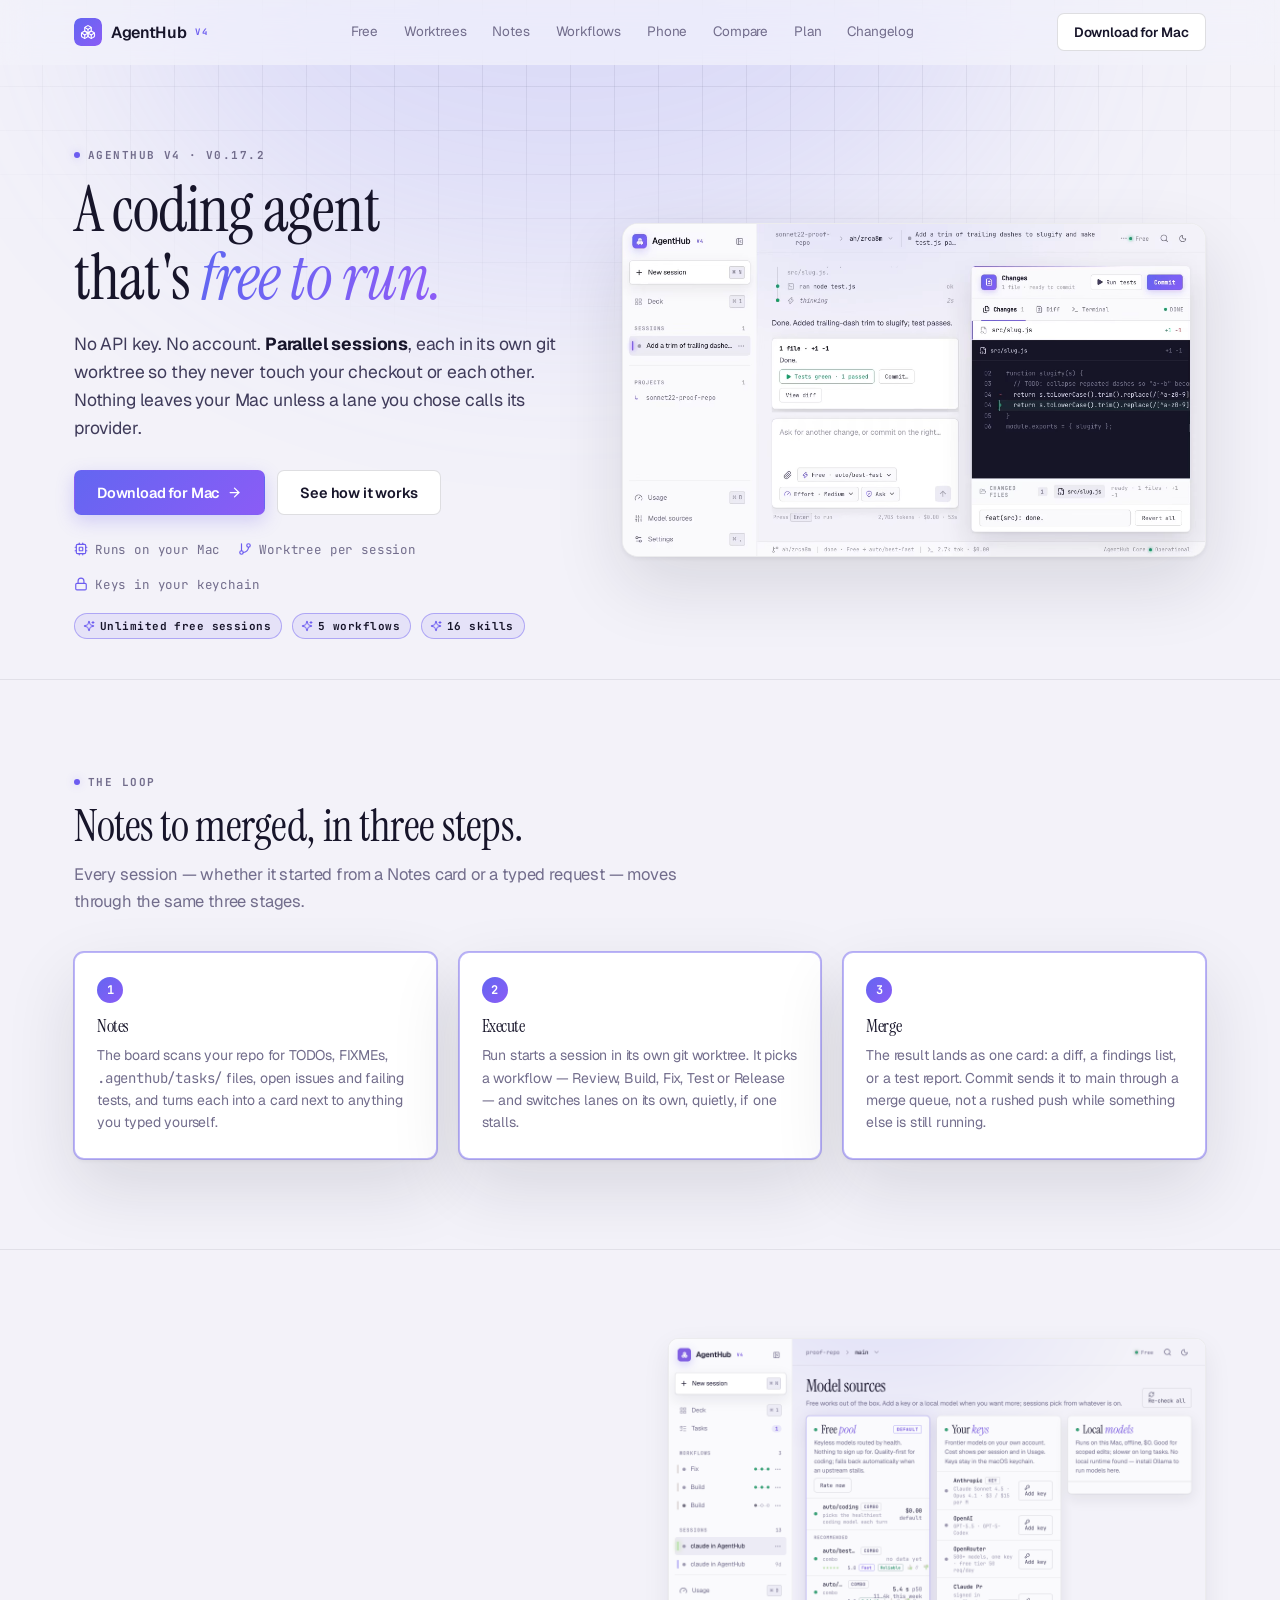
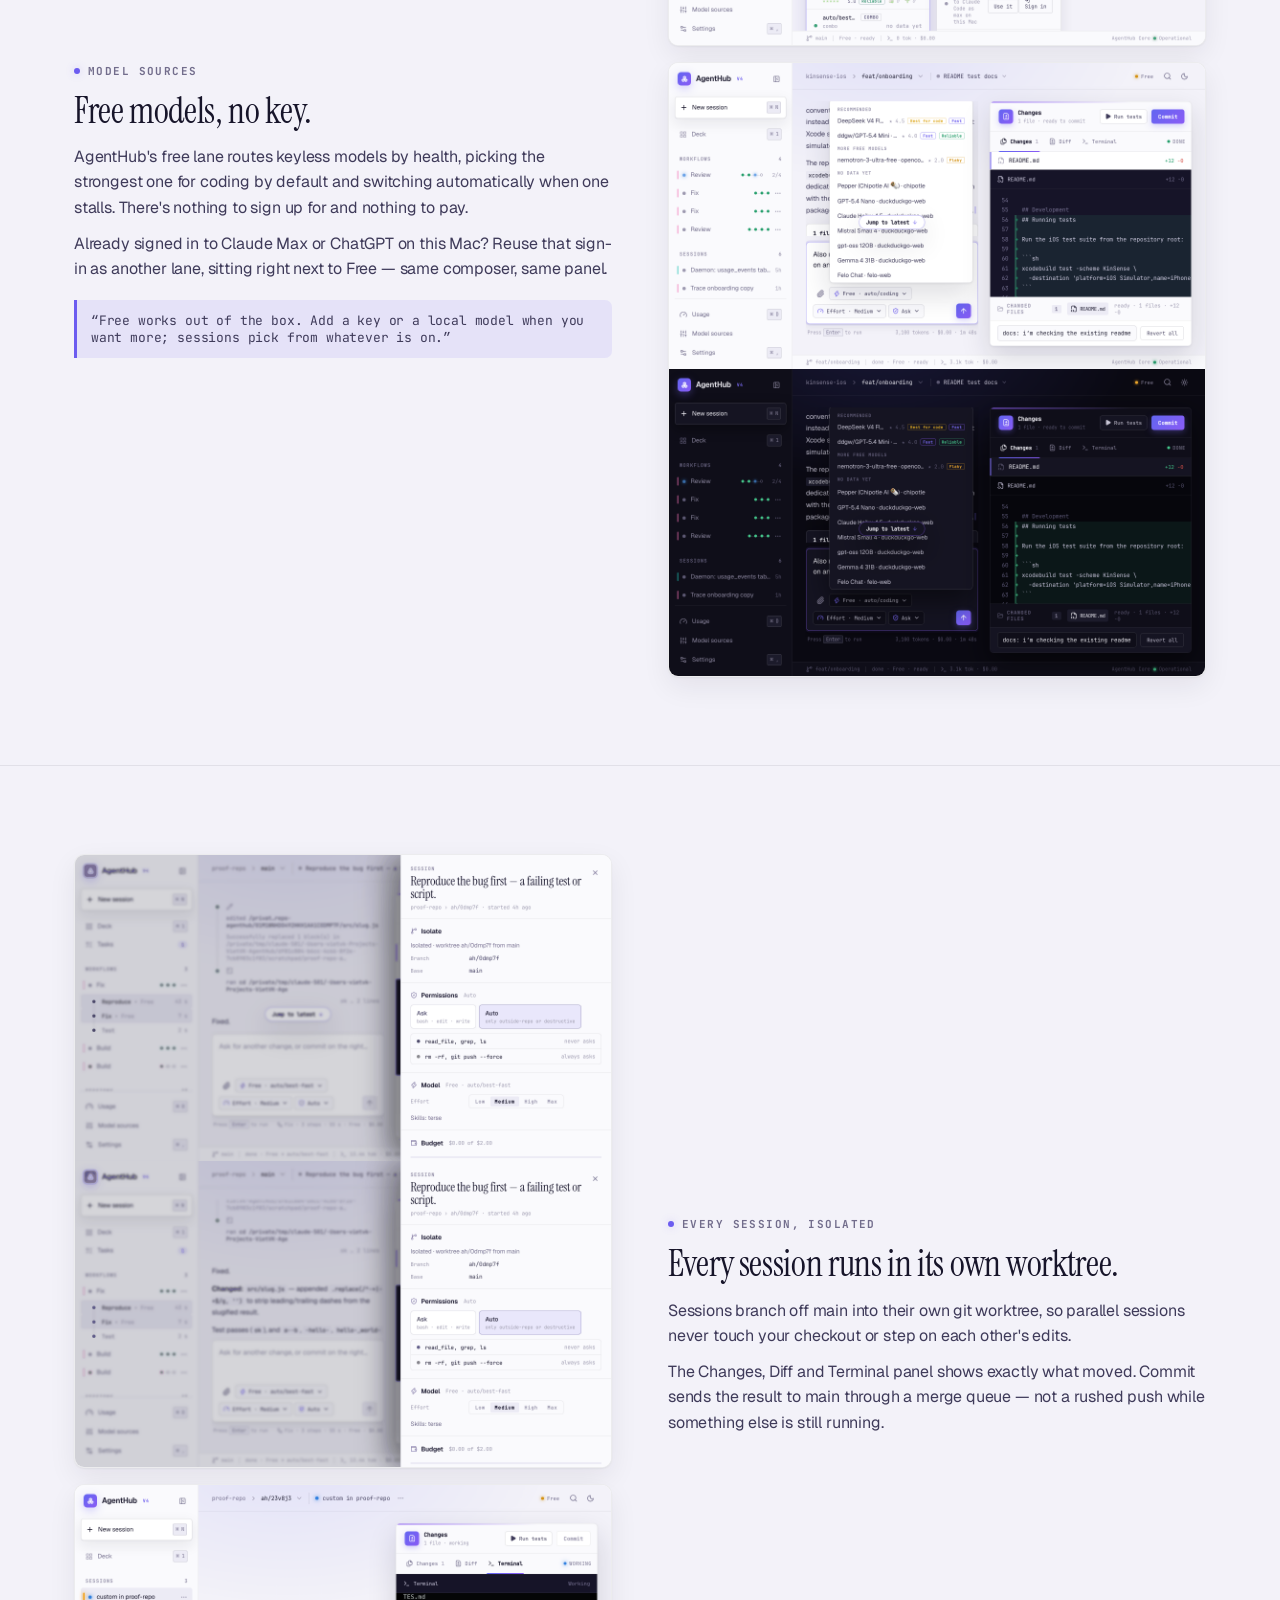
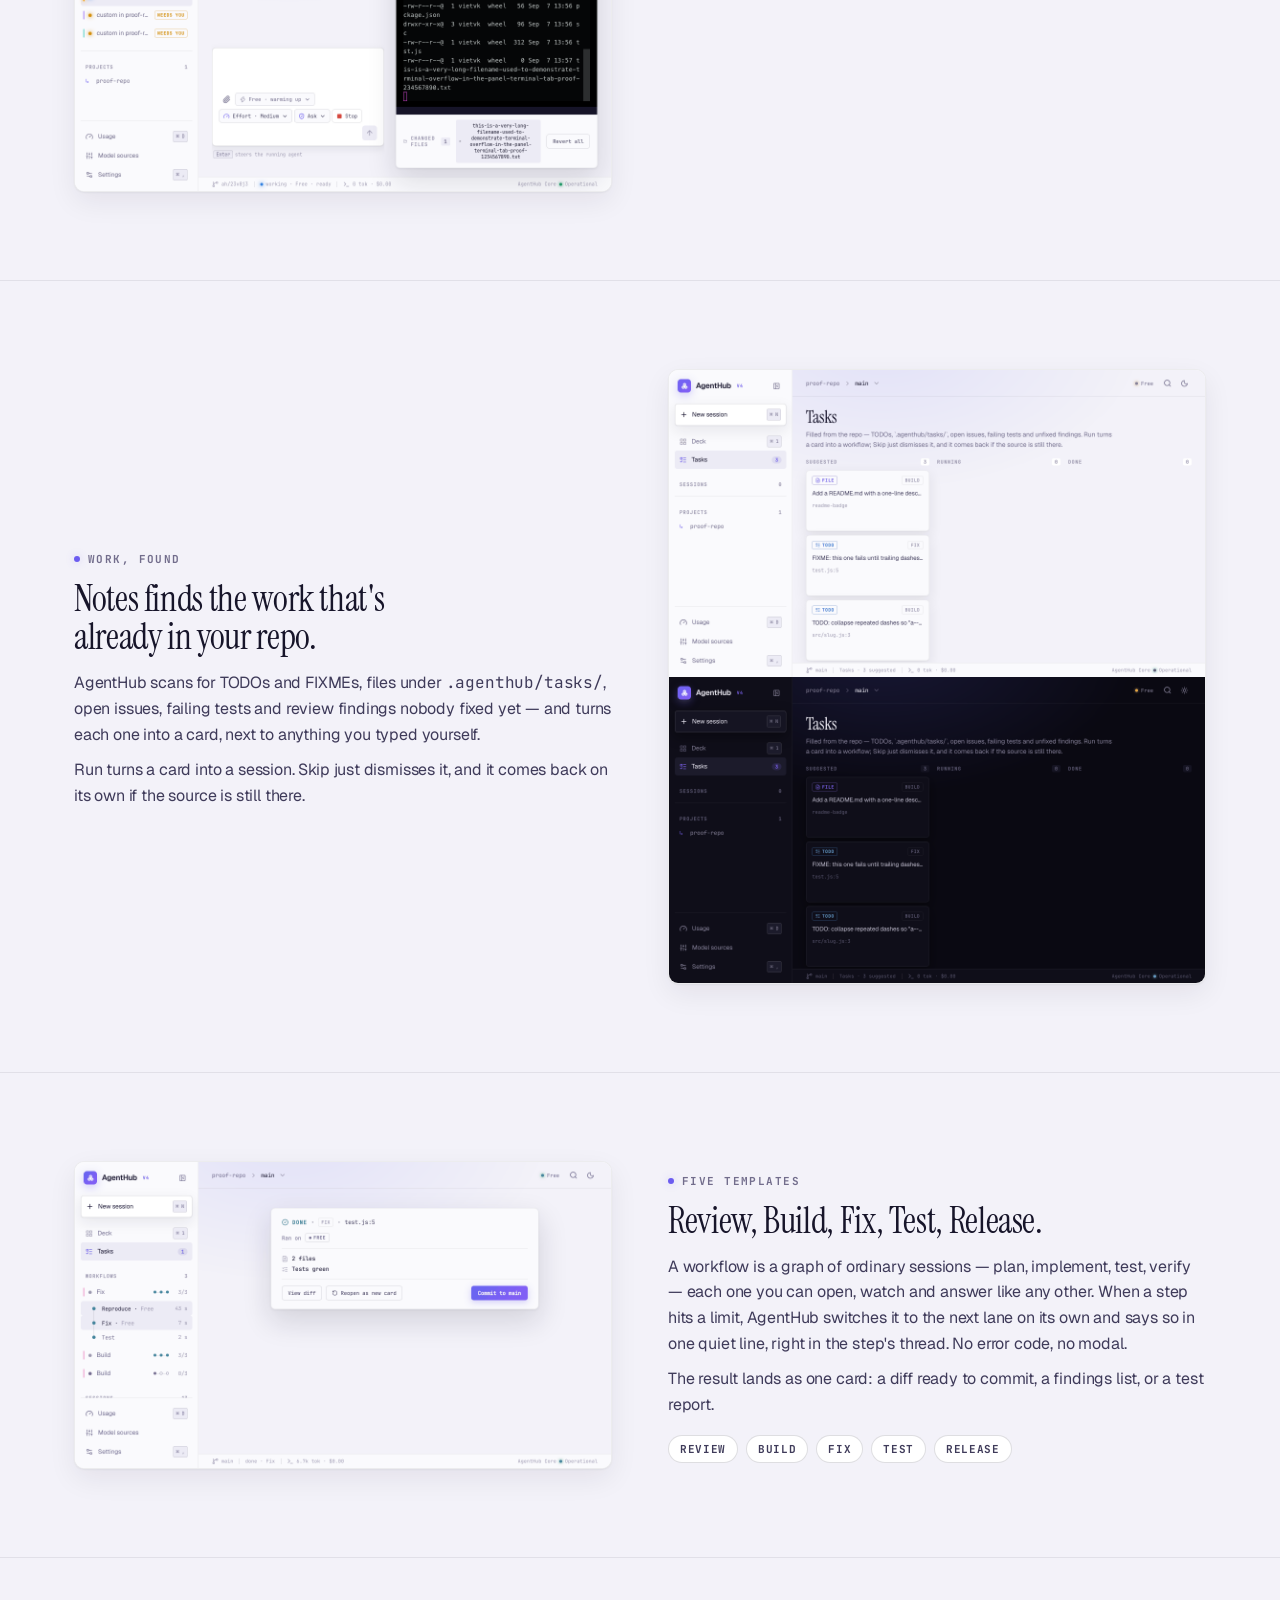
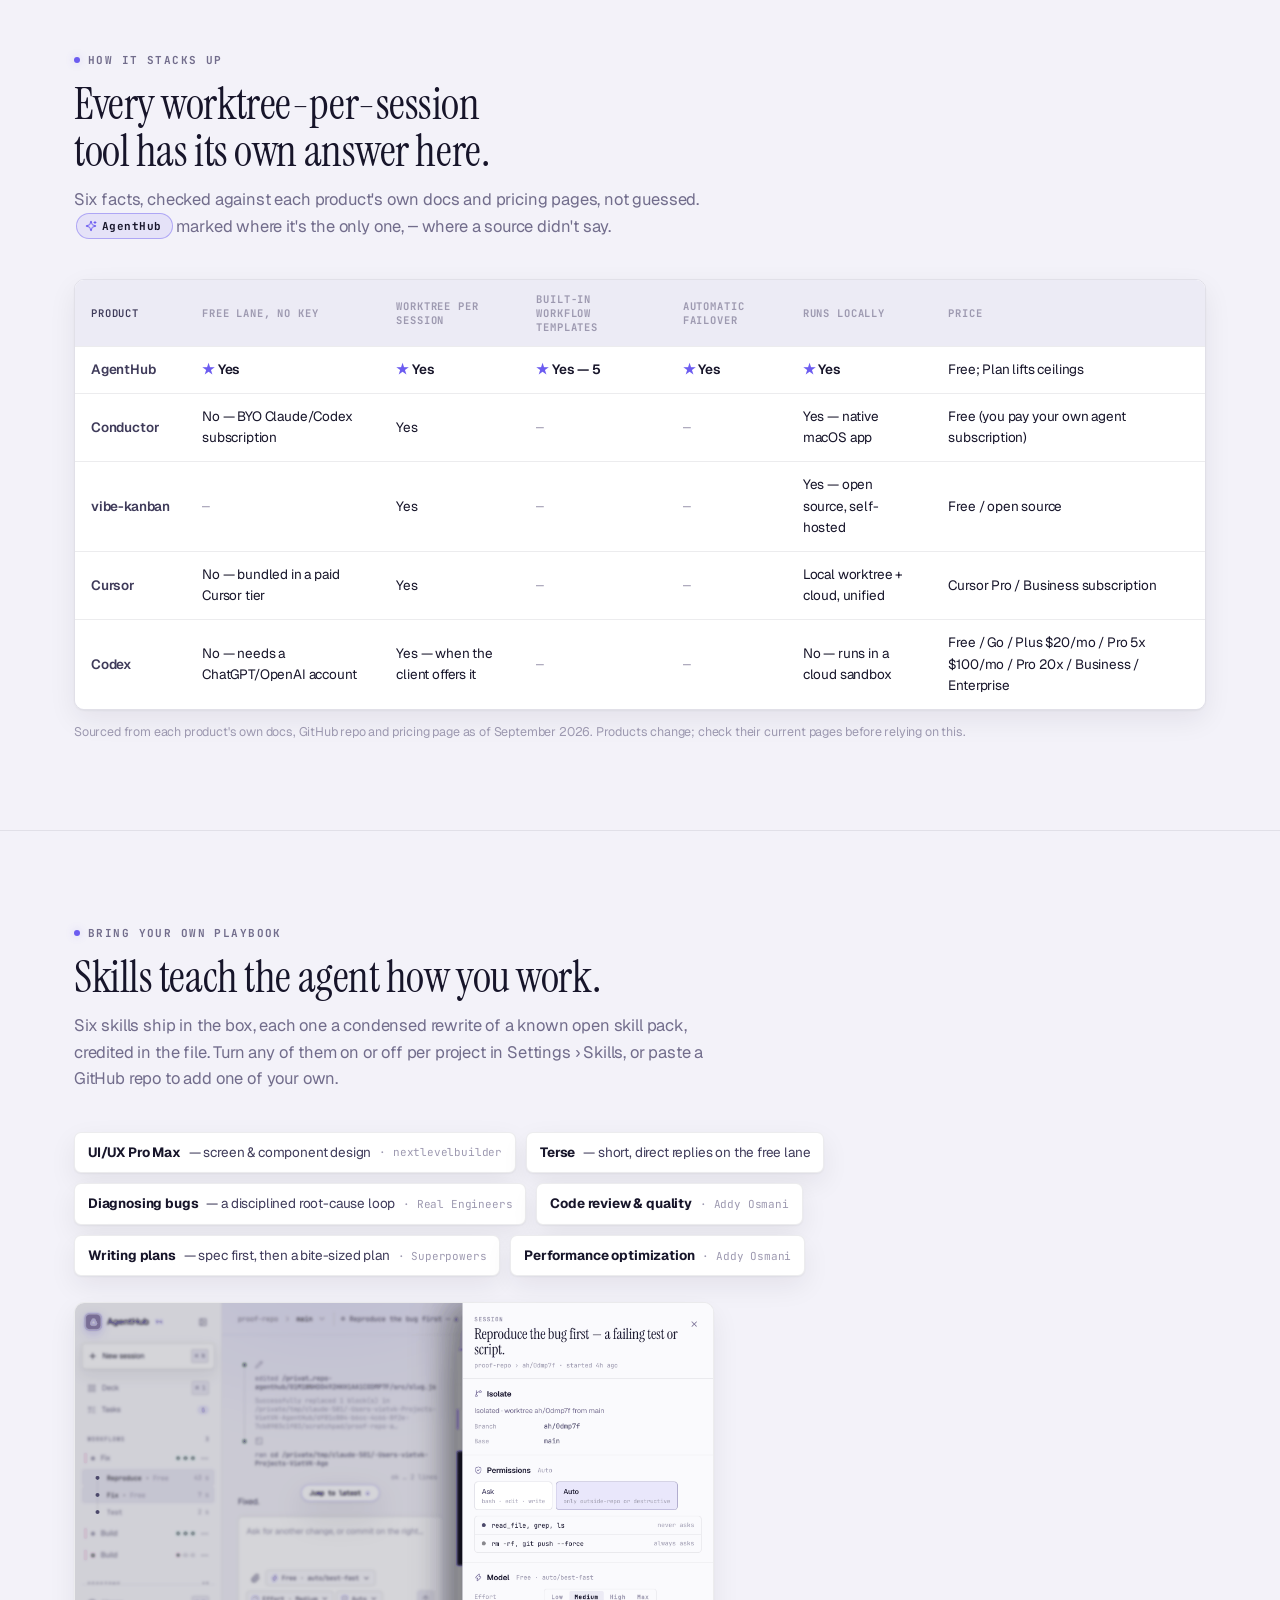
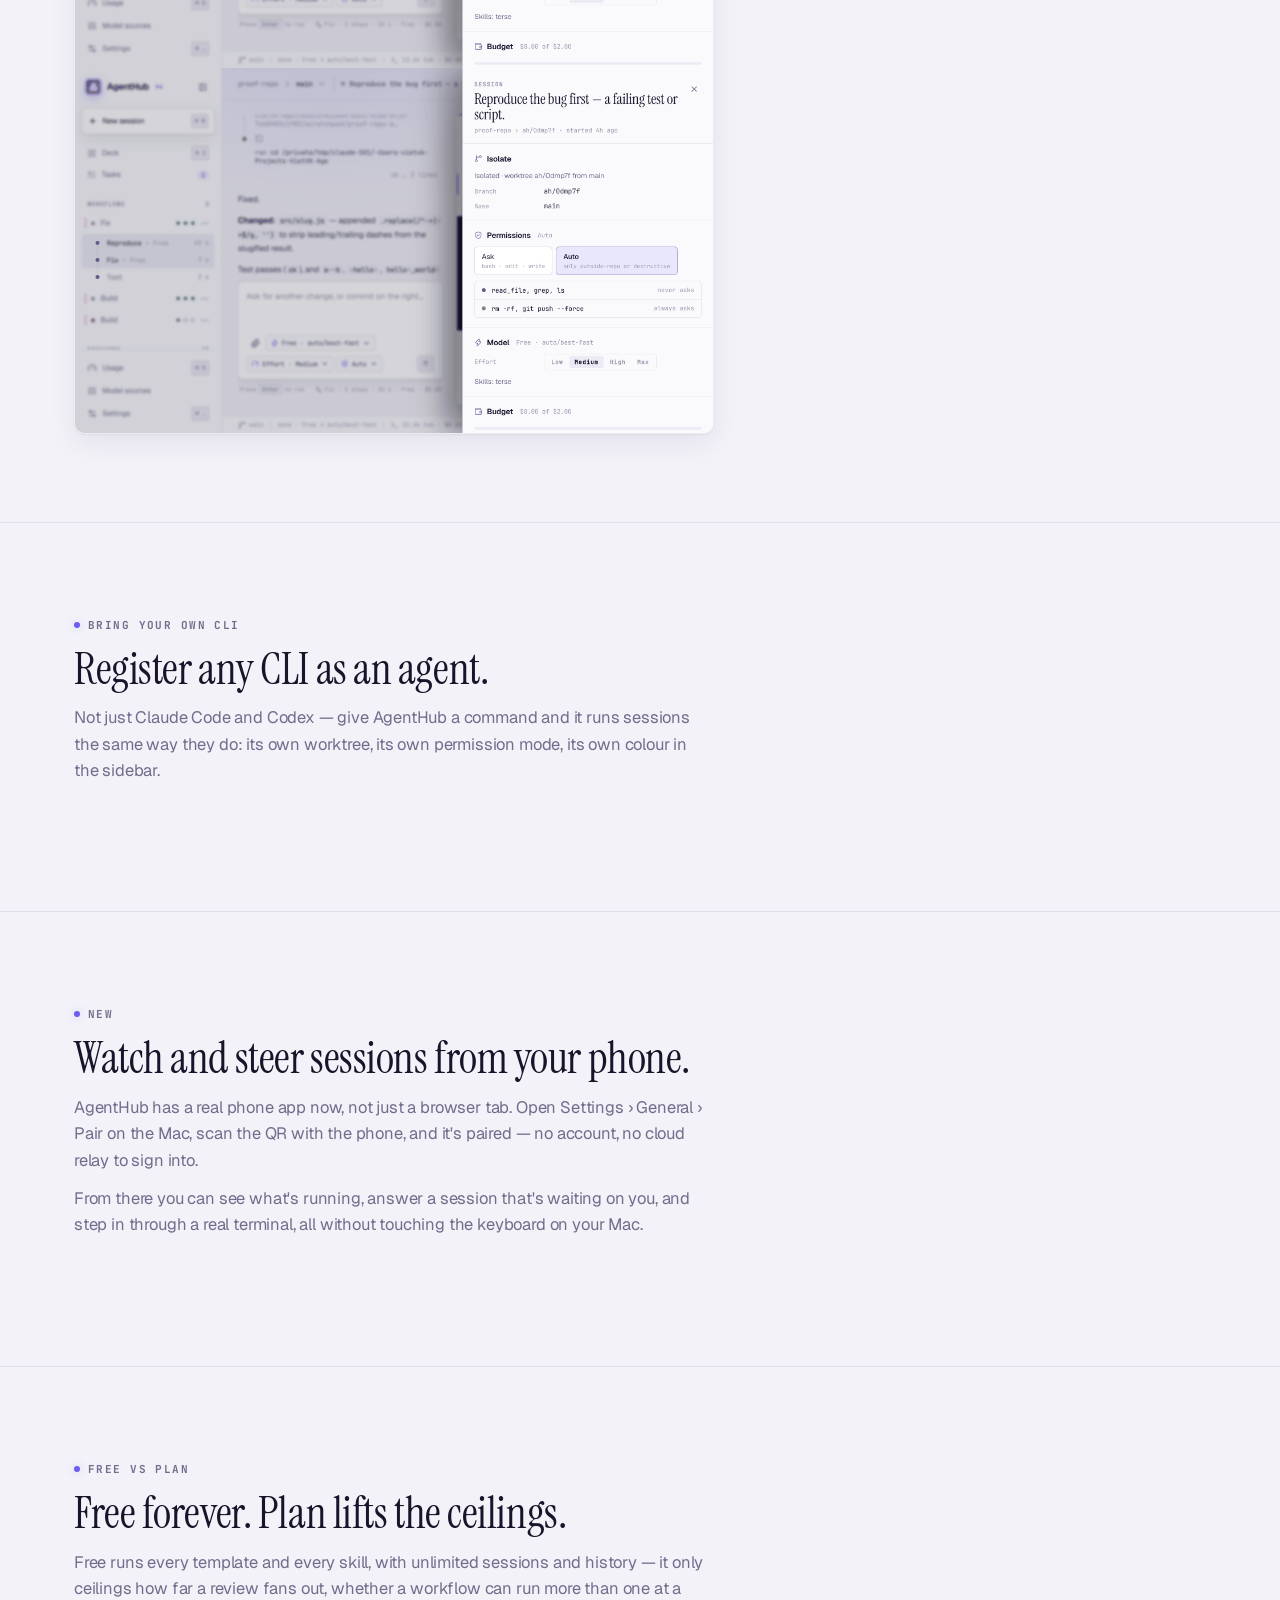
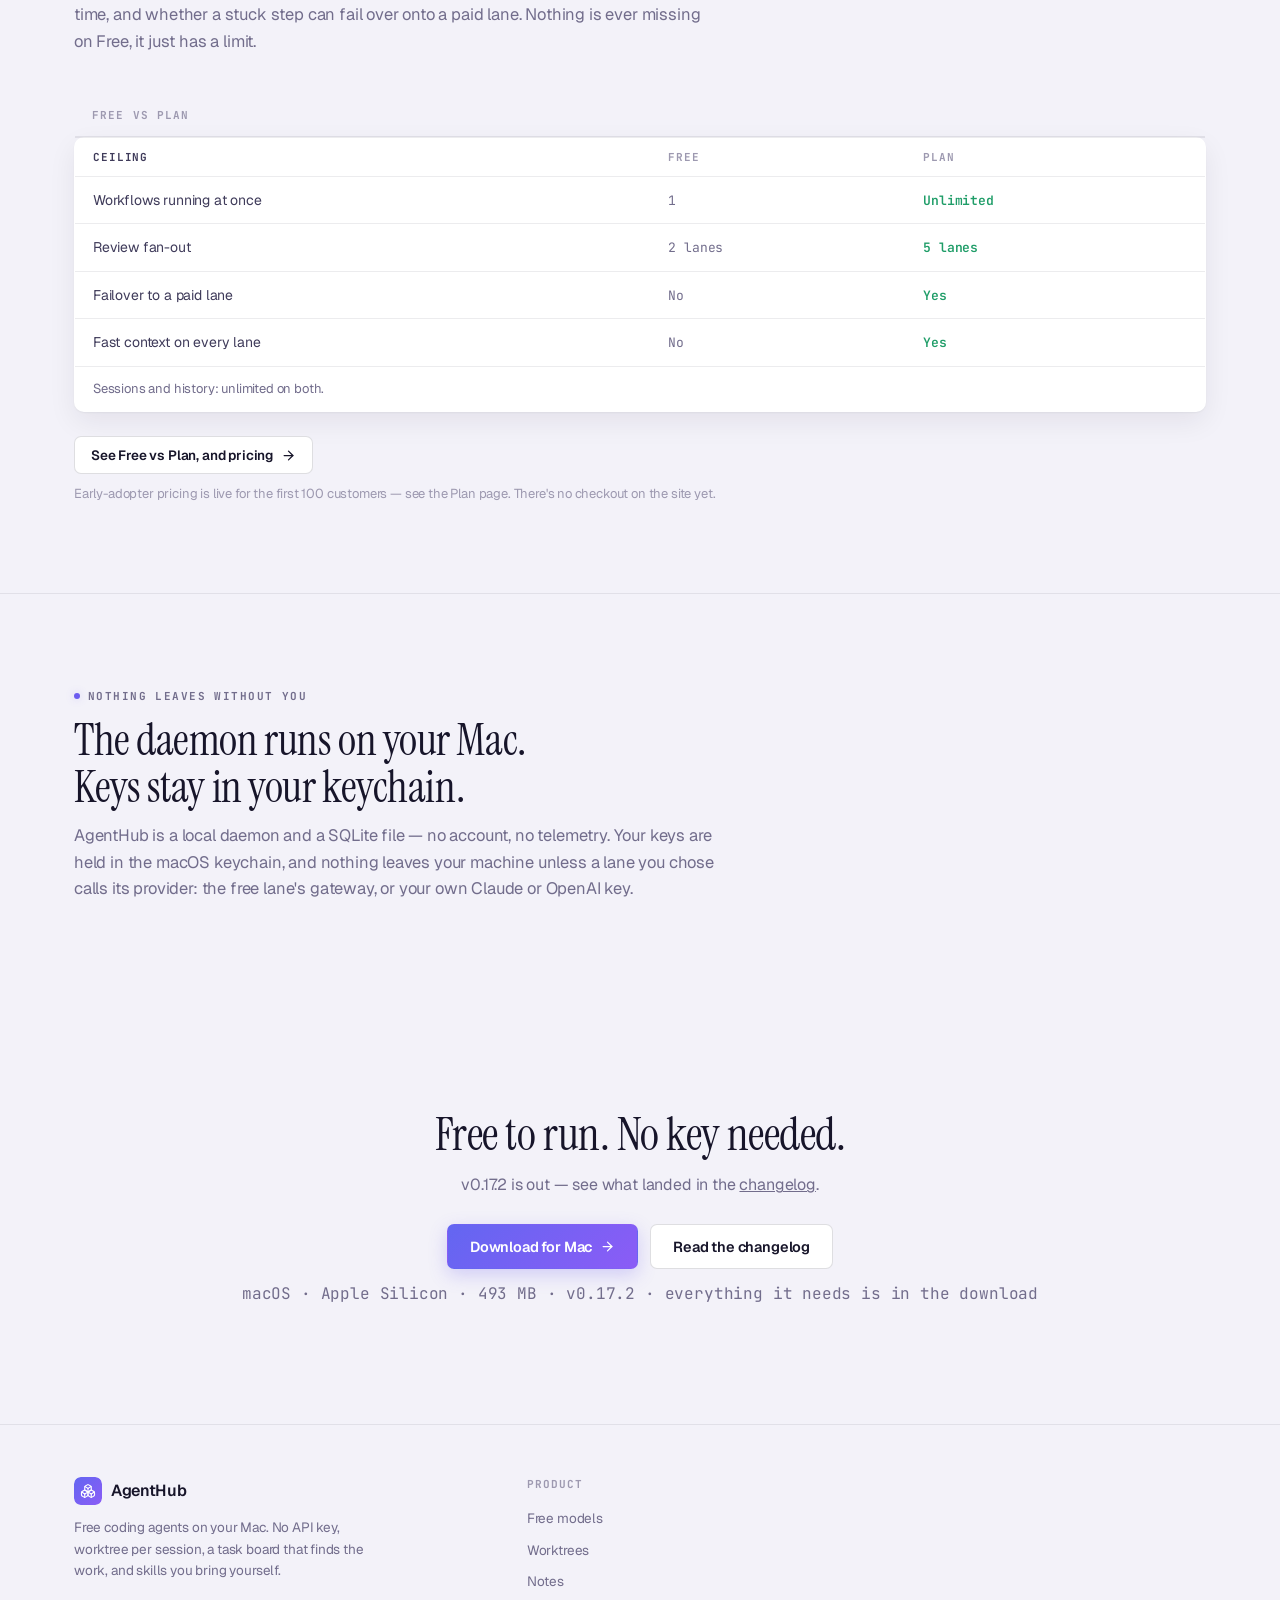
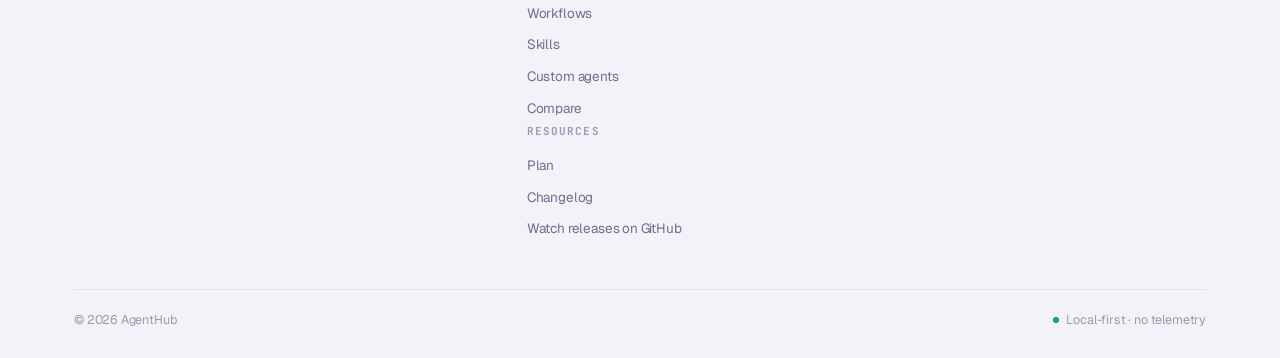
<file: index.html>
<!DOCTYPE html>
<html lang="en">
<head>
  <meta charset="UTF-8" />
  <meta name="viewport" content="width=device-width, initial-scale=1.0" />
  <title>AgentHub — free coding agents, no key, on your Mac</title>
  <meta name="description" content="AgentHub runs coding agents on your Mac: an unlimited free lane with no API key, a worktree for every session, a task board that finds work in your repo, five workflow templates with automatic failover, skills you can add from GitHub, and a phone app to watch and steer sessions from anywhere." />
  <meta name="theme-color" content="#0a0912" />
  <meta name="theme-color" content="#f3f2f9" media="(prefers-color-scheme: light)" />
  <meta name="theme-color" content="#0a0912" media="(prefers-color-scheme: dark)" />

  <link rel="icon" href="assets/favicon.svg" type="image/svg+xml" />
  <link rel="apple-touch-icon" href="assets/favicon.svg" />

  <!-- Open Graph / Twitter -->
  <meta property="og:type" content="website" />
  <meta property="og:title" content="AgentHub — free coding agents, no key, on your Mac" />
  <meta property="og:description" content="Free models with no API key, a worktree for every session, a task board that finds the work, five workflow templates with automatic failover, and skills. Local and private." />
  <meta property="og:image" content="assets/og.svg" />
  <meta name="twitter:card" content="summary_large_image" />
  <meta name="twitter:title" content="AgentHub — free coding agents, no key, on your Mac" />
  <meta name="twitter:description" content="No API key, no account. Parallel sessions in their own worktrees. Nothing leaves your Mac unless a lane you chose calls its provider." />
  <meta name="twitter:image" content="assets/og.svg" />

  <!-- Same type family as the app: Geist, JetBrains Mono, Instrument Serif — via Google Fonts,
       with a system-font fallback. -->
  <link rel="preconnect" href="https://fonts.googleapis.com" />
  <link rel="preconnect" href="https://fonts.gstatic.com" crossorigin />
  <link href="https://fonts.googleapis.com/css2?family=Geist:wght@400;500;600;700&family=JetBrains+Mono:wght@400;500;700&family=Instrument+Serif:ital@0;1&display=swap" rel="stylesheet" />

  <link rel="stylesheet" href="styles.css?v=2" />
</head>
<body>

<!-- ============ icon sprite ============ -->
<svg width="0" height="0" style="position:absolute" aria-hidden="true">
  <symbol id="i-check" viewBox="0 0 24 24" fill="none" stroke="currentColor" stroke-width="2.4" stroke-linecap="round" stroke-linejoin="round"><polyline points="20 6 9 17 4 12"/></symbol>
  <symbol id="i-arrow" viewBox="0 0 24 24" fill="none" stroke="currentColor" stroke-width="2" stroke-linecap="round" stroke-linejoin="round"><path d="M5 12h14"/><path d="m12 5 7 7-7 7"/></symbol>
  <symbol id="i-menu" viewBox="0 0 24 24" fill="none" stroke="currentColor" stroke-width="2" stroke-linecap="round" stroke-linejoin="round"><line x1="4" x2="20" y1="6" y2="6"/><line x1="4" x2="20" y1="12" y2="12"/><line x1="4" x2="20" y1="18" y2="18"/></symbol>
  <symbol id="i-x" viewBox="0 0 24 24" fill="none" stroke="currentColor" stroke-width="2" stroke-linecap="round" stroke-linejoin="round"><path d="M18 6 6 18"/><path d="m6 6 12 12"/></symbol>
  <symbol id="i-cpu" viewBox="0 0 24 24" fill="none" stroke="currentColor" stroke-width="2" stroke-linecap="round" stroke-linejoin="round"><rect width="16" height="16" x="4" y="4" rx="2"/><rect width="6" height="6" x="9" y="9" rx="1"/><path d="M15 2v2"/><path d="M15 20v2"/><path d="M2 15h2"/><path d="M2 9h2"/><path d="M20 15h2"/><path d="M20 9h2"/><path d="M9 2v2"/><path d="M9 20v2"/></symbol>
  <symbol id="i-lock" viewBox="0 0 24 24" fill="none" stroke="currentColor" stroke-width="2" stroke-linecap="round" stroke-linejoin="round"><rect width="18" height="11" x="3" y="11" rx="2" ry="2"/><path d="M7 11V7a5 5 0 0 1 10 0v4"/></symbol>
  <symbol id="i-branch" viewBox="0 0 24 24" fill="none" stroke="currentColor" stroke-width="2" stroke-linecap="round" stroke-linejoin="round"><line x1="6" x2="6" y1="3" y2="15"/><circle cx="18" cy="6" r="3"/><circle cx="6" cy="18" r="3"/><path d="M18 9a9 9 0 0 1-9 9"/></symbol>
  <symbol id="i-key" viewBox="0 0 24 24" fill="none" stroke="currentColor" stroke-width="2" stroke-linecap="round" stroke-linejoin="round"><path d="M2.586 17.414A2 2 0 0 0 2 18.828V21a1 1 0 0 0 1 1h3a1 1 0 0 0 1-1v-1a1 1 0 0 1 1-1h1a1 1 0 0 0 1-1v-1a1 1 0 0 1 1-1h.172a2 2 0 0 0 1.414-.586l.814-.814a6.5 6.5 0 1 0-4-4z"/><circle cx="16.5" cy="7.5" r=".5" fill="currentColor"/></symbol>
  <symbol id="i-terminal" viewBox="0 0 24 24" fill="none" stroke="currentColor" stroke-width="2" stroke-linecap="round" stroke-linejoin="round"><polyline points="4 17 10 11 4 5"/><line x1="12" x2="20" y1="19" y2="19"/></symbol>
  <symbol id="i-layers" viewBox="0 0 24 24" fill="none" stroke="currentColor" stroke-width="2" stroke-linecap="round" stroke-linejoin="round"><path d="M12.83 2.18a2 2 0 0 0-1.66 0L2.6 6.08a1 1 0 0 0 0 1.83l8.58 3.91a2 2 0 0 0 1.66 0l8.58-3.9a1 1 0 0 0 0-1.83z"/><path d="M2 12a1 1 0 0 0 .58.91l8.6 3.91a2 2 0 0 0 1.65 0l8.58-3.9A1 1 0 0 0 22 12"/><path d="M2 17a1 1 0 0 0 .58.91l8.6 3.91a2 2 0 0 0 1.65 0l8.58-3.9A1 1 0 0 0 22 17"/></symbol>
  <symbol id="i-spark" viewBox="0 0 24 24" fill="none" stroke="currentColor" stroke-width="2" stroke-linecap="round" stroke-linejoin="round"><path d="M9.937 15.5A2 2 0 0 0 8.5 14.063l-6.135-1.582a.5.5 0 0 1 0-.962L8.5 9.936A2 2 0 0 0 9.937 8.5l1.582-6.135a.5.5 0 0 1 .962 0L14.063 8.5A2 2 0 0 0 15.5 9.937l6.135 1.581a.5.5 0 0 1 0 .964L15.5 14.063a2 2 0 0 0-1.437 1.437l-1.582 6.135a.5.5 0 0 1-.962 0z"/><path d="M20 3v4"/><path d="M22 5h-4"/></symbol>
  <symbol id="i-zap" viewBox="0 0 24 24" fill="none" stroke="currentColor" stroke-width="2" stroke-linecap="round" stroke-linejoin="round"><path d="M4 14a1 1 0 0 1-.78-1.63l9.9-10.2a.5.5 0 0 1 .86.46l-1.92 6.02A1 1 0 0 0 13 10h7a1 1 0 0 1 .78 1.63l-9.9 10.2a.5.5 0 0 1-.86-.46l1.92-6.02A1 1 0 0 0 11 14z"/></symbol>
  <symbol id="i-file" viewBox="0 0 24 24" fill="none" stroke="currentColor" stroke-width="2" stroke-linecap="round" stroke-linejoin="round"><path d="M15 2H6a2 2 0 0 0-2 2v16a2 2 0 0 0 2 2h12a2 2 0 0 0 2-2V7z"/><path d="M14 2v4a2 2 0 0 0 2 2h4"/></symbol>
  <symbol id="i-github" viewBox="0 0 24 24" fill="currentColor"><path d="M12 .3a12 12 0 0 0-3.79 23.4c.6.11.82-.26.82-.58v-2.02c-3.34.73-4.04-1.6-4.04-1.6-.55-1.39-1.34-1.76-1.34-1.76-1.09-.75.08-.73.08-.73 1.2.09 1.84 1.24 1.84 1.24 1.07 1.84 2.81 1.3 3.5 1 .11-.78.42-1.3.76-1.6-2.67-.3-5.47-1.33-5.47-5.93 0-1.31.47-2.38 1.24-3.22-.12-.3-.54-1.52.12-3.18 0 0 1.01-.32 3.3 1.23a11.5 11.5 0 0 1 6.02 0c2.29-1.55 3.3-1.23 3.3-1.23.66 1.66.24 2.88.12 3.18.77.84 1.24 1.91 1.24 3.22 0 4.61-2.81 5.62-5.49 5.92.43.37.81 1.1.81 2.22v3.29c0 .32.22.7.83.58A12 12 0 0 0 12 .3Z"/></symbol>
</svg>

<div class="bg-decor" aria-hidden="true">
  <div class="grid"></div>
  <div class="glow"></div>
</div>

<!-- ============ nav ============ -->
<header class="nav" id="nav">
  <div class="container nav-inner">
    <a class="brand" href="#top" aria-label="AgentHub home">
      <img class="mark" src="assets/favicon.svg" alt="" width="28" height="28" />
      AgentHub <span class="ver">V4</span>
    </a>
    <nav class="nav-links" aria-label="Primary">
      <a href="#free">Free</a>
      <a href="#worktrees">Worktrees</a>
      <a href="#notes">Notes</a>
      <a href="#workflows">Workflows</a>
      <a href="#mobile">Phone</a>
      <a href="#compare">Compare</a>
      <a href="plan/index.html">Plan</a>
      <a href="changelog.html">Changelog</a>
    </nav>
    <div class="nav-right">
      <a class="btn btn-ghost" href="https://github.com/agenthubapp/agenthubapp.github.io/releases/download/v0.17.2/AgentHub_0.17.2_aarch64.dmg">Download for Mac</a>
      <button class="nav-toggle" id="navToggle" aria-label="Open menu" aria-expanded="false">
        <svg width="22" height="22"><use id="navToggleIcon" href="#i-menu"/></svg>
      </button>
    </div>
  </div>
  <div class="mobile-menu" id="mobileMenu">
    <a href="#free">Free</a>
    <a href="#worktrees">Worktrees</a>
    <a href="#notes">Notes</a>
    <a href="#workflows">Workflows</a>
    <a href="#skills">Skills</a>
    <a href="#mobile">Phone</a>
    <a href="#compare">Compare</a>
    <a href="plan/index.html">Plan</a>
    <a href="changelog.html">Changelog</a>
  </div>
</header>

<main id="top">

  <!-- ============ hero ============ -->
  <section class="hero">
    <div class="container hero-grid">
      <div class="hero-copy">
        <span class="eyebrow"><span class="dot"></span> AgentHub V4 · v0.17.2</span>
        <h1>A coding agent that's <span class="grad-text">free to run.</span></h1>
        <p class="hero-sub">
          No API key. No account. <b>Parallel sessions</b>, each in its own git worktree so they never
          touch your checkout or each other. Nothing leaves your Mac unless a lane you chose calls its
          provider.
        </p>
        <div class="hero-cta">
          <a class="btn btn-primary btn-lg" href="https://github.com/agenthubapp/agenthubapp.github.io/releases/download/v0.17.2/AgentHub_0.17.2_aarch64.dmg">Download for Mac <svg aria-hidden="true"><use href="#i-arrow"/></svg></a>
          <a class="btn btn-ghost btn-lg" href="#free">See how it works</a>
        </div>
        <div class="hero-meta">
          <span><svg aria-hidden="true"><use href="#i-cpu"/></svg> Runs on your Mac</span>
          <span><svg aria-hidden="true"><use href="#i-branch"/></svg> Worktree per session</span>
          <span><svg aria-hidden="true"><use href="#i-lock"/></svg> Keys in your keychain</span>
        </div>
        <div class="hero-stats" aria-label="Live from the app, checked at build time">
          <span class="star-chip"><svg aria-hidden="true"><use href="#i-spark"/></svg> Unlimited free sessions</span>
          <span class="star-chip"><svg aria-hidden="true"><use href="#i-spark"/></svg> 5 workflows</span>
          <span class="star-chip"><svg aria-hidden="true"><use href="#i-spark"/></svg> 16 skills</span>
        </div>
      </div>
      <div class="hero-visual">
        <img class="hero-poster shot-light" src="assets/turn-summary-app-light.png" alt="AgentHub session view: a finished turn, the Changes panel with a diff of src/slug.js, and a Commit button, running on the Free lane's auto/best-fast model." loading="eager" />
        <img class="hero-poster shot-dark" src="assets/turn-summary-app-dark.png" alt="AgentHub session view: a finished turn, the Changes panel with a diff of src/slug.js, and a Commit button, running on the Free lane's auto/best-fast model." loading="eager" />
        <video class="vid-light" autoplay muted loop playsinline preload="none" poster="assets/turn-summary-app-light.png" aria-label="A silent 10-second loop of real AgentHub screens: a finished turn's diff, the Notes board, a Fix workflow result, the free-model picker, and the Plan ceilings table.">
          <source src="assets/hero-loop-light.webm" type="video/webm" />
          <source src="assets/hero-loop-light.mp4" type="video/mp4" />
        </video>
        <video class="vid-dark" autoplay muted loop playsinline preload="none" poster="assets/turn-summary-app-dark.png" aria-label="A silent 10-second loop of real AgentHub screens: a finished turn's diff, the Notes board, a Fix workflow result, the free-model picker, and the Plan ceilings table.">
          <source src="assets/hero-loop-dark.webm" type="video/webm" />
          <source src="assets/hero-loop-dark.mp4" type="video/mp4" />
        </video>
      </div>
    </div>
  </section>

  <!-- ============ storyboard: Notes → Execute → Merge ============ -->
  <section class="section-pad" id="how">
    <div class="container">
      <div class="section-head">
        <span class="eyebrow"><span class="dot"></span> The loop</span>
        <h2>Notes to merged, in three steps.</h2>
        <p>Every session — whether it started from a Notes card or a typed request — moves through the
          same three stages.</p>
      </div>
      <div class="storyboard">
        <div class="story-step">
          <h3>Notes</h3>
          <p>The board scans your repo for TODOs, FIXMEs, <code>.agenthub/tasks/</code> files, open
            issues and failing tests, and turns each into a card next to anything you typed yourself.</p>
        </div>
        <div class="story-step">
          <h3>Execute</h3>
          <p>Run starts a session in its own git worktree. It picks a workflow — Review, Build, Fix,
            Test or Release — and switches lanes on its own, quietly, if one stalls.</p>
        </div>
        <div class="story-step">
          <h3>Merge</h3>
          <p>The result lands as one card: a diff, a findings list, or a test report. Commit sends it to
            main through a merge queue, not a rushed push while something else is still running.</p>
        </div>
      </div>
    </div>
  </section>

  <!-- ============ 1. Free, no key ============ -->
  <section class="section-pad" id="free">
    <div class="container feature">
      <div class="feature-text">
        <span class="eyebrow"><span class="dot"></span> Model sources</span>
        <h2>Free models, no key.</h2>
        <p>AgentHub's free lane routes keyless models by health, picking the strongest one for coding
          by default and switching automatically when one stalls. There's nothing to sign up for and
          nothing to pay.</p>
        <p>Already signed in to Claude Max or ChatGPT on this Mac? Reuse that sign-in as another lane,
          sitting right next to Free — same composer, same panel.</p>
        <div class="quote-line">&ldquo;Free works out of the box. Add a key or a local model when you want more; sessions pick from whatever is on.&rdquo;</div>
      </div>
      <div class="feature-shots">
        <div class="frame reveal">
          <img class="shot-light" src="assets/build53-models-light.png" alt="AgentHub Model sources screen: three columns — Free pool (default, auto/coding), Your keys (Anthropic, OpenAI, OpenRouter, Claude Pro/Max sign-in), and Local models (Ollama)." loading="lazy" />
        </div>
        <div class="frame reveal">
          <img class="shot-light" src="assets/picker-ratings-app-light.png" alt="AgentHub's model picker showing free models ranked by rating, speed and reliability before you pick one." loading="lazy" />
          <img class="shot-dark" src="assets/picker-ratings-app-dark.png" alt="AgentHub's model picker showing free models ranked by rating, speed and reliability before you pick one." loading="lazy" />
        </div>
      </div>
    </div>
  </section>

  <!-- ============ 2. Worktrees ============ -->
  <section class="section-pad" id="worktrees">
    <div class="container feature flip">
      <div class="feature-text">
        <span class="eyebrow"><span class="dot"></span> Every session, isolated</span>
        <h2>Every session runs in its own worktree.</h2>
        <p>Sessions branch off main into their own git worktree, so parallel sessions never touch your
          checkout or step on each other's edits.</p>
        <p>The Changes, Diff and Terminal panel shows exactly what moved. Commit sends the result to
          main through a merge queue — not a rushed push while something else is still running.</p>
      </div>
      <div class="feature-shots">
        <div class="frame reveal">
          <img class="shot-light" src="assets/build53-settings-light.png" alt="AgentHub session settings drawer showing Isolate on: worktree ah/0dmp7f branched from main, with Ask/Auto permission rules below." loading="lazy" />
          <img class="shot-dark" src="assets/build53-settings-dark.png" alt="AgentHub session settings drawer showing Isolate on: worktree ah/0dmp7f branched from main, with Ask/Auto permission rules below." loading="lazy" />
        </div>
        <div class="frame reveal">
          <img class="shot-light" src="assets/terminal-padding-after-light.png" alt="The Terminal tab in AgentHub's Changes panel, next to Changes and Diff, showing a real shell in the session's worktree." loading="lazy" />
        </div>
      </div>
    </div>
  </section>

  <!-- ============ 3. Notes ============ -->
  <section class="section-pad" id="notes">
    <div class="container feature">
      <div class="feature-text">
        <span class="eyebrow"><span class="dot"></span> Work, found</span>
        <h2>Notes finds the work that's already in your repo.</h2>
        <p>AgentHub scans for TODOs and FIXMEs, files under <code>.agenthub/tasks/</code>, open issues,
          failing tests and review findings nobody fixed yet — and turns each one into a card, next to
          anything you typed yourself.</p>
        <p>Run turns a card into a session. Skip just dismisses it, and it comes back on its own if the
          source is still there.</p>
      </div>
      <div class="frame reveal">
        <img class="shot-light" src="assets/build53-tasks-fixed-light.png" alt="AgentHub Notes board: cards filled from the repo, such as a TODO to collapse repeated dashes in slug.js, grouped into Suggested, Running and Done." loading="lazy" />
        <img class="shot-dark" src="assets/build53-tasks-fixed-dark.png" alt="AgentHub Notes board: cards filled from the repo, such as a TODO to collapse repeated dashes in slug.js, grouped into Suggested, Running and Done." loading="lazy" />
      </div>
    </div>
  </section>

  <!-- ============ 4. Workflows ============ -->
  <section class="section-pad" id="workflows">
    <div class="container feature flip">
      <div class="feature-text">
        <span class="eyebrow"><span class="dot"></span> Five templates</span>
        <h2>Review, Build, Fix, Test, Release.</h2>
        <p>A workflow is a graph of ordinary sessions — plan, implement, test, verify — each one you can
          open, watch and answer like any other. When a step hits a limit, AgentHub switches it to the
          next lane on its own and says so in one quiet line, right in the step's thread. No error code,
          no modal.</p>
        <p>The result lands as one card: a diff ready to commit, a findings list, or a test report.</p>
        <div class="wf-chips">
          <span class="wf-chip">Review</span>
          <span class="wf-chip">Build</span>
          <span class="wf-chip">Fix</span>
          <span class="wf-chip">Test</span>
          <span class="wf-chip">Release</span>
        </div>
      </div>
      <div class="frame reveal">
        <img class="shot-light" src="assets/tasks-result-app-light.png" alt="A finished Fix workflow's result card: DONE, ran on Free, 2 files changed, tests green, with View diff, Reopen as new card and Commit to main." loading="lazy" />
      </div>
    </div>
  </section>

  <!-- ============ compare ============ -->
  <section class="section-pad" id="compare">
    <div class="container">
      <div class="section-head">
        <span class="eyebrow"><span class="dot"></span> How it stacks up</span>
        <h2>Every worktree-per-session tool has its own answer here.</h2>
        <p>Six facts, checked against each product's own docs and pricing pages, not guessed.
          <span class="star-chip" style="margin-left:2px"><svg aria-hidden="true"><use href="#i-spark"/></svg> AgentHub</span> marked where it's the only one, <code>—</code> where a source didn't say.</p>
      </div>
      <div class="compare-scroll">
        <table class="compare-table">
          <thead>
            <tr>
              <th scope="col">Product</th>
              <th scope="col">Free lane, no key</th>
              <th scope="col">Worktree per session</th>
              <th scope="col">Built-in workflow templates</th>
              <th scope="col">Automatic failover</th>
              <th scope="col">Runs locally</th>
              <th scope="col">Price</th>
            </tr>
          </thead>
          <tbody>
            <tr>
              <th scope="row">AgentHub</th>
              <td class="us">Yes</td>
              <td class="us">Yes</td>
              <td class="us">Yes — 5</td>
              <td class="us">Yes</td>
              <td class="us">Yes</td>
              <td>Free; Plan lifts ceilings</td>
            </tr>
            <tr>
              <th scope="row">Conductor</th>
              <td>No — BYO Claude/Codex subscription</td>
              <td>Yes</td>
              <td class="na">—</td>
              <td class="na">—</td>
              <td>Yes — native macOS app</td>
              <td>Free (you pay your own agent subscription)</td>
            </tr>
            <tr>
              <th scope="row">vibe-kanban</th>
              <td class="na">—</td>
              <td>Yes</td>
              <td class="na">—</td>
              <td class="na">—</td>
              <td>Yes — open source, self-hosted</td>
              <td>Free / open source</td>
            </tr>
            <tr>
              <th scope="row">Cursor</th>
              <td>No — bundled in a paid Cursor tier</td>
              <td>Yes</td>
              <td class="na">—</td>
              <td class="na">—</td>
              <td>Local worktree + cloud, unified</td>
              <td>Cursor Pro / Business subscription</td>
            </tr>
            <tr>
              <th scope="row">Codex</th>
              <td>No — needs a ChatGPT/OpenAI account</td>
              <td>Yes — when the client offers it</td>
              <td class="na">—</td>
              <td class="na">—</td>
              <td>No — runs in a cloud sandbox</td>
              <td>Free / Go / Plus $20/mo / Pro 5x $100/mo / Pro 20x / Business / Enterprise</td>
            </tr>
          </tbody>
        </table>
      </div>
      <p class="compare-note">Sourced from each product's own docs, GitHub repo and pricing page as of September 2026. Products change; check their current pages before relying on this.</p>
    </div>
  </section>

  <!-- ============ 5. Skills ============ -->
  <section class="section-pad" id="skills">
    <div class="container">
      <div class="section-head">
        <span class="eyebrow"><span class="dot"></span> Bring your own playbook</span>
        <h2>Skills teach the agent how you work.</h2>
        <p>Six skills ship in the box, each one a condensed rewrite of a known open skill pack, credited
          in the file. Turn any of them on or off per project in Settings › Skills, or paste a GitHub
          repo to add one of your own.</p>
      </div>
      <div class="pill-grid">
        <span class="pill"><b>UI/UX Pro Max</b> — screen &amp; component design <span class="src">· nextlevelbuilder</span></span>
        <span class="pill"><b>Terse</b> — short, direct replies on the free lane</span>
        <span class="pill"><b>Diagnosing bugs</b> — a disciplined root-cause loop <span class="src">· Real Engineers</span></span>
        <span class="pill"><b>Code review &amp; quality</b> <span class="src">· Addy Osmani</span></span>
        <span class="pill"><b>Writing plans</b> — spec first, then a bite-sized plan <span class="src">· Superpowers</span></span>
        <span class="pill"><b>Performance optimization</b> <span class="src">· Addy Osmani</span></span>
      </div>
      <div class="frame reveal" style="max-width:640px; margin-top:26px">
        <img class="shot-light" src="assets/build53-settings-light.png" alt="A session's settings drawer showing a Skills row (Skills: terse) next to the Model and Effort controls." loading="lazy" />
        <img class="shot-dark" src="assets/build53-settings-dark.png" alt="A session's settings drawer showing a Skills row (Skills: terse) next to the Model and Effort controls." loading="lazy" />
      </div>
    </div>
  </section>

  <!-- ============ 6. Custom agents ============ -->
  <section class="section-pad" id="agents">
    <div class="container">
      <div class="section-head">
        <span class="eyebrow"><span class="dot"></span> Bring your own CLI</span>
        <h2>Register any CLI as an agent.</h2>
        <p>Not just Claude Code and Codex — give AgentHub a command and it runs sessions the same way
          they do: its own worktree, its own permission mode, its own colour in the sidebar.</p>
      </div>
    </div>
  </section>

  <!-- ============ 6b. Phone app ============ -->
  <section class="section-pad" id="mobile">
    <div class="container">
      <div class="section-head">
        <span class="eyebrow"><span class="dot"></span> New</span>
        <h2>Watch and steer sessions from your phone.</h2>
        <p>AgentHub has a real phone app now, not just a browser tab. Open Settings &rsaquo; General &rsaquo;
          Pair on the Mac, scan the QR with the phone, and it's paired — no account, no cloud relay to
          sign into.</p>
        <p>From there you can see what's running, answer a session that's waiting on you, and step in
          through a real terminal, all without touching the keyboard on your Mac.</p>
      </div>
    </div>
  </section>

  <!-- ============ 7. Plan ============ -->
  <section class="section-pad" id="plan">
    <div class="container">
      <div class="section-head">
        <span class="eyebrow"><span class="dot"></span> Free vs Plan</span>
        <h2>Free forever. Plan lifts the ceilings.</h2>
        <p>Free runs every template and every skill, with unlimited sessions and history — it only
          ceilings how far a review fans out, whether a workflow can run more than one at a time, and
          whether a stuck step can fail over onto a paid lane. Nothing is ever missing on Free, it just
          has a limit.</p>
      </div>
      <table class="plan-table">
        <caption>Free vs Plan</caption>
        <thead><tr><th>Ceiling</th><th>Free</th><th>Plan</th></tr></thead>
        <tbody>
          <tr><td>Workflows running at once</td><td class="free">1</td><td class="plan">Unlimited</td></tr>
          <tr><td>Review fan-out</td><td class="free">2 lanes</td><td class="plan">5 lanes</td></tr>
          <tr><td>Failover to a paid lane</td><td class="free">No</td><td class="plan">Yes</td></tr>
          <tr><td>Fast context on every lane</td><td class="free">No</td><td class="plan">Yes</td></tr>
          <tr class="same"><td colspan="3">Sessions and history: unlimited on both.</td></tr>
        </tbody>
      </table>
      <div class="plan-cta-row">
        <a class="btn btn-ghost" href="plan/index.html">See Free vs Plan, and pricing <svg aria-hidden="true"><use href="#i-arrow"/></svg></a>
      </div>
      <p class="plan-note">Early-adopter pricing is live for the first 100 customers — see the Plan page. There's no checkout on the site yet.</p>
    </div>
  </section>

  <!-- ============ 8. Local and private ============ -->
  <section class="section-pad" id="local">
    <div class="container">
      <div class="section-head">
        <span class="eyebrow"><span class="dot"></span> Nothing leaves without you</span>
        <h2>The daemon runs on your Mac. Keys stay in your keychain.</h2>
        <p>AgentHub is a local daemon and a SQLite file — no account, no telemetry. Your keys are held
          in the macOS keychain, and nothing leaves your machine unless a lane you chose calls its
          provider: the free lane's gateway, or your own Claude or OpenAI key.</p>
      </div>
    </div>
  </section>

  <!-- ============ download ============ -->
  <section class="cta-band" id="download">
    <div class="container">
      <h2>Free to run. No key needed.</h2>
      <p>v0.17.2 is out — see what landed in the <a href="changelog.html" style="text-decoration:underline">changelog</a>.</p>
      <div class="hero-cta">
        <a class="btn btn-primary btn-lg" href="https://github.com/agenthubapp/agenthubapp.github.io/releases/download/v0.17.2/AgentHub_0.17.2_aarch64.dmg" aria-label="Download for Mac">Download for Mac <svg aria-hidden="true"><use href="#i-arrow"/></svg></a>
        <a class="btn btn-ghost btn-lg" href="changelog.html">Read the changelog</a>
      </div>
      <p class="fine">macOS · Apple Silicon · 493 MB · v0.17.2 · everything it needs is in the download</p>
    </div>
  </section>

</main>

<!-- ============ footer ============ -->
<footer>
  <div class="container">
    <div class="foot-grid">
      <div class="foot-brand">
        <a class="brand" href="#top"><img class="mark" src="assets/favicon.svg" alt="" width="28" height="28" /> AgentHub</a>
        <p>Free coding agents on your Mac. No API key, worktree per session, a task board that finds the work, and skills you bring yourself.</p>
      </div>
      <div class="foot-cols">
        <div class="foot-col">
          <h5>Product</h5>
          <a href="#free">Free models</a>
          <a href="#worktrees">Worktrees</a>
          <a href="#notes">Notes</a>
          <a href="#workflows">Workflows</a>
          <a href="#skills">Skills</a>
          <a href="#agents">Custom agents</a>
          <a href="#compare">Compare</a>
        </div>
        <div class="foot-col">
          <h5>Resources</h5>
          <a href="plan/index.html">Plan</a>
          <a href="changelog.html">Changelog</a>
          <a href="https://github.com/agenthubapp/agenthubapp.github.io/releases">Watch releases on GitHub</a>
        </div>
      </div>
    </div>
    <div class="foot-bottom">
      <span>© <span id="year"></span> AgentHub</span>
      <span class="foot-note"><span class="sdot"></span> Local-first · no telemetry</span>
    </div>
  </div>
</footer>

<script src="app.js?v=2" defer></script>
</body>
</html>
</file>
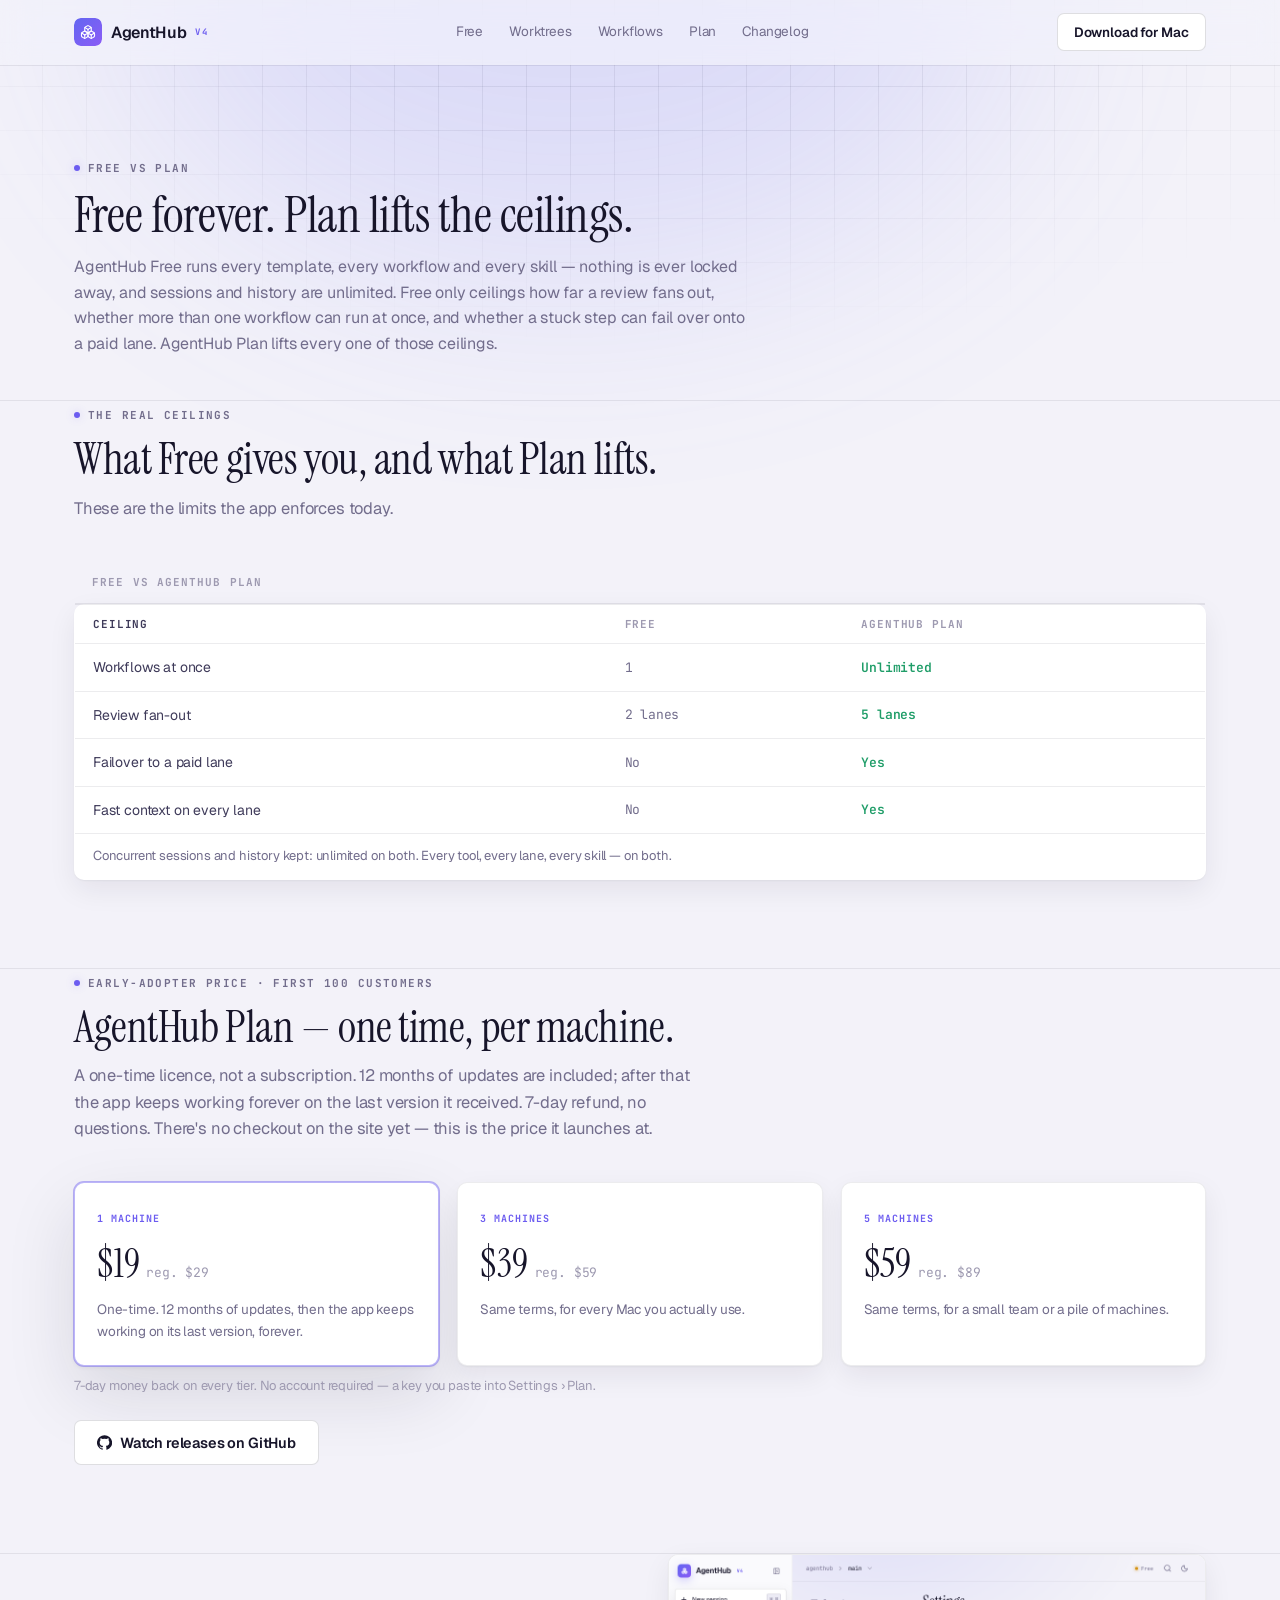
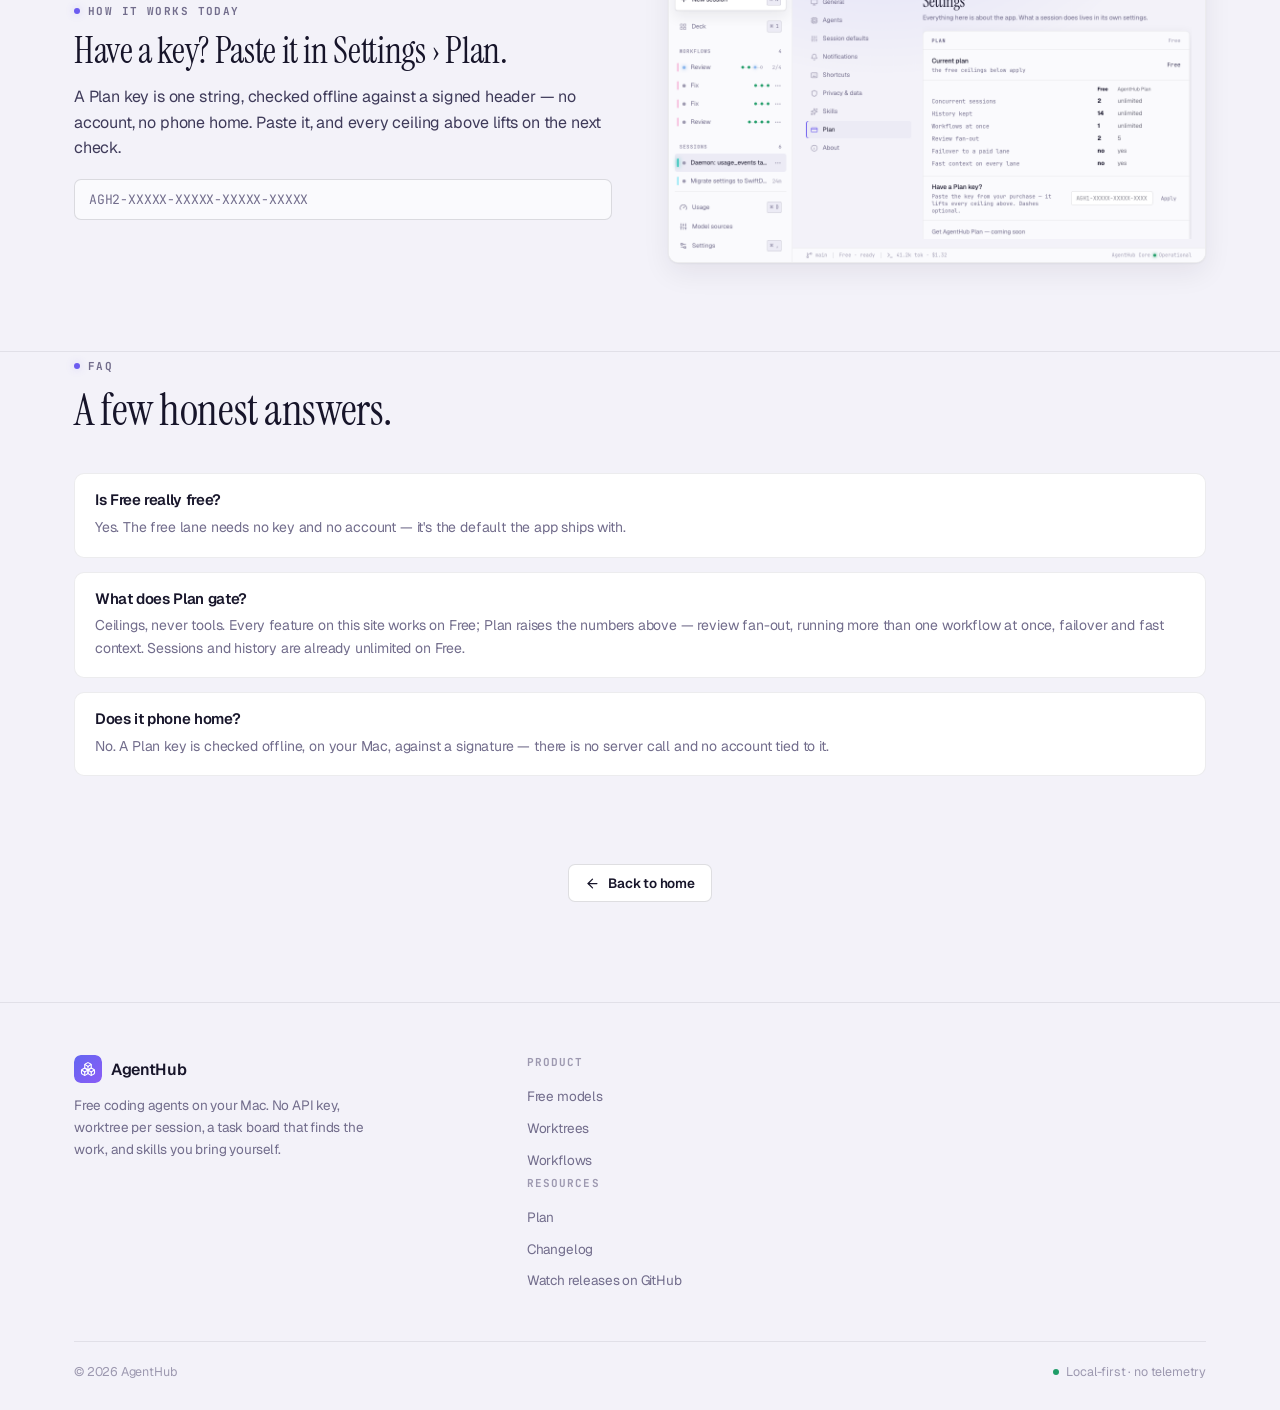
<file: plan/index.html>
<!DOCTYPE html>
<html lang="en">
<head>
  <meta charset="UTF-8" />
  <meta name="viewport" content="width=device-width, initial-scale=1.0" />
  <title>Plan — AgentHub</title>
  <meta name="description" content="AgentHub Free vs Plan: what's free forever, what Plan lifts, and early-adopter pricing for the first 100 customers." />
  <meta name="theme-color" content="#0a0912" />
  <meta name="theme-color" content="#f3f2f9" media="(prefers-color-scheme: light)" />
  <meta name="theme-color" content="#0a0912" media="(prefers-color-scheme: dark)" />
  <link rel="icon" href="../assets/favicon.svg" type="image/svg+xml" />
  <link rel="apple-touch-icon" href="../assets/favicon.svg" />

  <meta property="og:type" content="website" />
  <meta property="og:title" content="Plan — AgentHub" />
  <meta property="og:description" content="Free forever, ceilings only. AgentHub Plan lifts them — early-adopter pricing for the first 100 customers." />
  <meta property="og:image" content="../assets/og.svg" />
  <meta name="twitter:card" content="summary_large_image" />

  <link rel="preconnect" href="https://fonts.googleapis.com" />
  <link rel="preconnect" href="https://fonts.gstatic.com" crossorigin />
  <link href="https://fonts.googleapis.com/css2?family=Geist:wght@400;500;600;700&family=JetBrains+Mono:wght@400;500;700&family=Instrument+Serif:ital@0;1&display=swap" rel="stylesheet" />
  <link rel="stylesheet" href="../styles.css?v=2" />
</head>
<body>

<svg width="0" height="0" style="position:absolute" aria-hidden="true">
  <symbol id="i-check" viewBox="0 0 24 24" fill="none" stroke="currentColor" stroke-width="2.4" stroke-linecap="round" stroke-linejoin="round"><polyline points="20 6 9 17 4 12"/></symbol>
  <symbol id="i-arrow" viewBox="0 0 24 24" fill="none" stroke="currentColor" stroke-width="2" stroke-linecap="round" stroke-linejoin="round"><path d="M5 12h14"/><path d="m12 5 7 7-7 7"/></symbol>
  <symbol id="i-back" viewBox="0 0 24 24" fill="none" stroke="currentColor" stroke-width="2" stroke-linecap="round" stroke-linejoin="round"><path d="M19 12H5"/><path d="m12 19-7-7 7-7"/></symbol>
  <symbol id="i-menu" viewBox="0 0 24 24" fill="none" stroke="currentColor" stroke-width="2" stroke-linecap="round" stroke-linejoin="round"><line x1="4" x2="20" y1="6" y2="6"/><line x1="4" x2="20" y1="12" y2="12"/><line x1="4" x2="20" y1="18" y2="18"/></symbol>
  <symbol id="i-x" viewBox="0 0 24 24" fill="none" stroke="currentColor" stroke-width="2" stroke-linecap="round" stroke-linejoin="round"><path d="M18 6 6 18"/><path d="m6 6 12 12"/></symbol>
  <symbol id="i-github" viewBox="0 0 24 24" fill="currentColor"><path d="M12 .3a12 12 0 0 0-3.79 23.4c.6.11.82-.26.82-.58v-2.02c-3.34.73-4.04-1.6-4.04-1.6-.55-1.39-1.34-1.76-1.34-1.76-1.09-.75.08-.73.08-.73 1.2.09 1.84 1.24 1.84 1.24 1.07 1.84 2.81 1.3 3.5 1 .11-.78.42-1.3.76-1.6-2.67-.3-5.47-1.33-5.47-5.93 0-1.31.47-2.38 1.24-3.22-.12-.3-.54-1.52.12-3.18 0 0 1.01-.32 3.3 1.23a11.5 11.5 0 0 1 6.02 0c2.29-1.55 3.3-1.23 3.3-1.23.66 1.66.24 2.88.12 3.18.77.84 1.24 1.91 1.24 3.22 0 4.61-2.81 5.62-5.49 5.92.43.37.81 1.1.81 2.22v3.29c0 .32.22.7.83.58A12 12 0 0 0 12 .3Z"/></symbol>
</svg>

<div class="bg-decor" aria-hidden="true">
  <div class="grid"></div>
  <div class="glow"></div>
</div>

<header class="nav" id="nav">
  <div class="container nav-inner">
    <a class="brand" href="../index.html" aria-label="AgentHub home">
      <img class="mark" src="../assets/favicon.svg" alt="" width="28" height="28" />
      AgentHub <span class="ver">V4</span>
    </a>
    <nav class="nav-links" aria-label="Primary">
      <a href="../index.html#free">Free</a>
      <a href="../index.html#worktrees">Worktrees</a>
      <a href="../index.html#workflows">Workflows</a>
      <a href="index.html">Plan</a>
      <a href="../changelog.html">Changelog</a>
    </nav>
    <div class="nav-right">
      <a class="btn btn-ghost" href="../index.html#download">Download for Mac</a>
      <button class="nav-toggle" id="navToggle" aria-label="Open menu" aria-expanded="false">
        <svg width="22" height="22"><use id="navToggleIcon" href="#i-menu"/></svg>
      </button>
    </div>
  </div>
  <div class="mobile-menu" id="mobileMenu">
    <a href="../index.html#free">Free</a>
    <a href="../index.html#worktrees">Worktrees</a>
    <a href="../index.html#workflows">Workflows</a>
    <a href="index.html">Plan</a>
    <a href="../changelog.html">Changelog</a>
  </div>
</header>

<main id="top">
  <section class="section-pad" style="padding-bottom:0">
    <div class="container">
      <div class="page-head reveal">
        <span class="eyebrow"><span class="dot"></span> Free vs Plan</span>
        <h1>Free forever. Plan lifts the ceilings.</h1>
        <p>AgentHub Free runs every template, every workflow and every skill — nothing is ever locked
          away, and sessions and history are unlimited. Free only ceilings how far a review fans out,
          whether more than one workflow can run at once, and whether a stuck step can fail over onto a
          paid lane. AgentHub Plan lifts every one of those ceilings.</p>
      </div>
    </div>
  </section>

  <!-- ============ ceilings table ============ -->
  <section class="section-pad" style="padding-top:0">
    <div class="container">
      <div class="section-head reveal">
        <span class="eyebrow"><span class="dot"></span> The real ceilings</span>
        <h2>What Free gives you, and what Plan lifts.</h2>
        <p>These are the limits the app enforces today.</p>
      </div>
      <table class="plan-table reveal">
        <caption>Free vs AgentHub Plan</caption>
        <thead><tr><th>Ceiling</th><th>Free</th><th>AgentHub Plan</th></tr></thead>
        <tbody>
          <tr><td>Workflows at once</td><td class="free">1</td><td class="plan">Unlimited</td></tr>
          <tr><td>Review fan-out</td><td class="free">2 lanes</td><td class="plan">5 lanes</td></tr>
          <tr><td>Failover to a paid lane</td><td class="free">No</td><td class="plan">Yes</td></tr>
          <tr><td>Fast context on every lane</td><td class="free">No</td><td class="plan">Yes</td></tr>
          <tr class="same"><td colspan="3">Concurrent sessions and history kept: unlimited on both. Every tool, every lane, every skill — on both.</td></tr>
        </tbody>
      </table>
    </div>
  </section>

  <!-- ============ pricing ============ -->
  <section class="section-pad" style="padding-top:0">
    <div class="container">
      <div class="section-head reveal">
        <span class="eyebrow"><span class="dot"></span> Early-adopter price · first 100 customers</span>
        <h2>AgentHub Plan — one time, per machine.</h2>
        <p>A one-time licence, not a subscription. 12 months of updates are included; after that the
          app keeps working forever on the last version it received. 7-day refund, no questions.
          There's no checkout on the site yet — this is the price it launches at.</p>
      </div>
      <div class="price-grid reveal">
        <div class="price-card hi">
          <span class="tag">1 machine</span>
          <div class="amount">$19 <small>reg. $29</small></div>
          <p>One-time. 12 months of updates, then the app keeps working on its last version, forever.</p>
        </div>
        <div class="price-card">
          <span class="tag">3 machines</span>
          <div class="amount">$39 <small>reg. $59</small></div>
          <p>Same terms, for every Mac you actually use.</p>
        </div>
        <div class="price-card">
          <span class="tag">5 machines</span>
          <div class="amount">$59 <small>reg. $89</small></div>
          <p>Same terms, for a small team or a pile of machines.</p>
        </div>
      </div>
      <p class="plan-note">7-day money back on every tier. No account required — a key you paste into
        Settings › Plan.</p>
      <div class="plan-cta-row">
        <a class="btn btn-ghost btn-lg" href="https://github.com/agenthubapp/agenthubapp.github.io/releases"><svg aria-hidden="true"><use href="#i-github"/></svg> Watch releases on GitHub</a>
      </div>
    </div>
  </section>

  <!-- ============ how it works today ============ -->
  <section class="section-pad" style="padding-top:0">
    <div class="container feature">
      <div class="feature-text">
        <span class="eyebrow"><span class="dot"></span> How it works today</span>
        <h2>Have a key? Paste it in Settings › Plan.</h2>
        <p>A Plan key is one string, checked offline against a signed header — no account, no phone
          home. Paste it, and every ceiling above lifts on the next check.</p>
        <div class="key-row">
          <span class="key-input">AGH2-XXXXX-XXXXX-XXXXX-XXXXX</span>
        </div>
      </div>
      <div class="frame reveal">
        <img class="shot-light" src="../assets/plan-spacing-app-light.png" alt="AgentHub Settings, Plan tab: Current plan Free, the ceilings table (concurrent sessions, history, workflows, review fan-out, failover, fast context), and a field to paste a Plan key." loading="lazy" />
      </div>
    </div>
  </section>

  <!-- ============ FAQ ============ -->
  <section class="section-pad" style="padding-top:0">
    <div class="container">
      <div class="section-head reveal">
        <span class="eyebrow"><span class="dot"></span> FAQ</span>
        <h2>A few honest answers.</h2>
      </div>
      <div class="faq reveal">
        <div class="faq-item">
          <h4>Is Free really free?</h4>
          <p>Yes. The free lane needs no key and no account — it's the default the app ships with.</p>
        </div>
        <div class="faq-item">
          <h4>What does Plan gate?</h4>
          <p>Ceilings, never tools. Every feature on this site works on Free; Plan raises the numbers
            above — review fan-out, running more than one workflow at once, failover and fast context.
            Sessions and history are already unlimited on Free.</p>
        </div>
        <div class="faq-item">
          <h4>Does it phone home?</h4>
          <p>No. A Plan key is checked offline, on your Mac, against a signature — there is no server
            call and no account tied to it.</p>
        </div>
      </div>
    </div>
  </section>

  <div class="container" style="text-align:center; padding-bottom:60px">
    <a class="btn btn-ghost" href="../index.html"><svg aria-hidden="true"><use href="#i-back"/></svg> Back to home</a>
  </div>
</main>

<footer>
  <div class="container">
    <div class="foot-grid">
      <div class="foot-brand">
        <a class="brand" href="../index.html"><img class="mark" src="../assets/favicon.svg" alt="" width="28" height="28" /> AgentHub</a>
        <p>Free coding agents on your Mac. No API key, worktree per session, a task board that finds the work, and skills you bring yourself.</p>
      </div>
      <div class="foot-cols">
        <div class="foot-col">
          <h5>Product</h5>
          <a href="../index.html#free">Free models</a>
          <a href="../index.html#worktrees">Worktrees</a>
          <a href="../index.html#workflows">Workflows</a>
        </div>
        <div class="foot-col">
          <h5>Resources</h5>
          <a href="index.html">Plan</a>
          <a href="../changelog.html">Changelog</a>
          <a href="https://github.com/agenthubapp/agenthubapp.github.io/releases">Watch releases on GitHub</a>
        </div>
      </div>
    </div>
    <div class="foot-bottom">
      <span>© <span id="year"></span> AgentHub</span>
      <span class="foot-note"><span class="sdot"></span> Local-first · no telemetry</span>
    </div>
  </div>
</footer>

<script src="../app.js?v=2" defer></script>
</body>
</html>
</file>
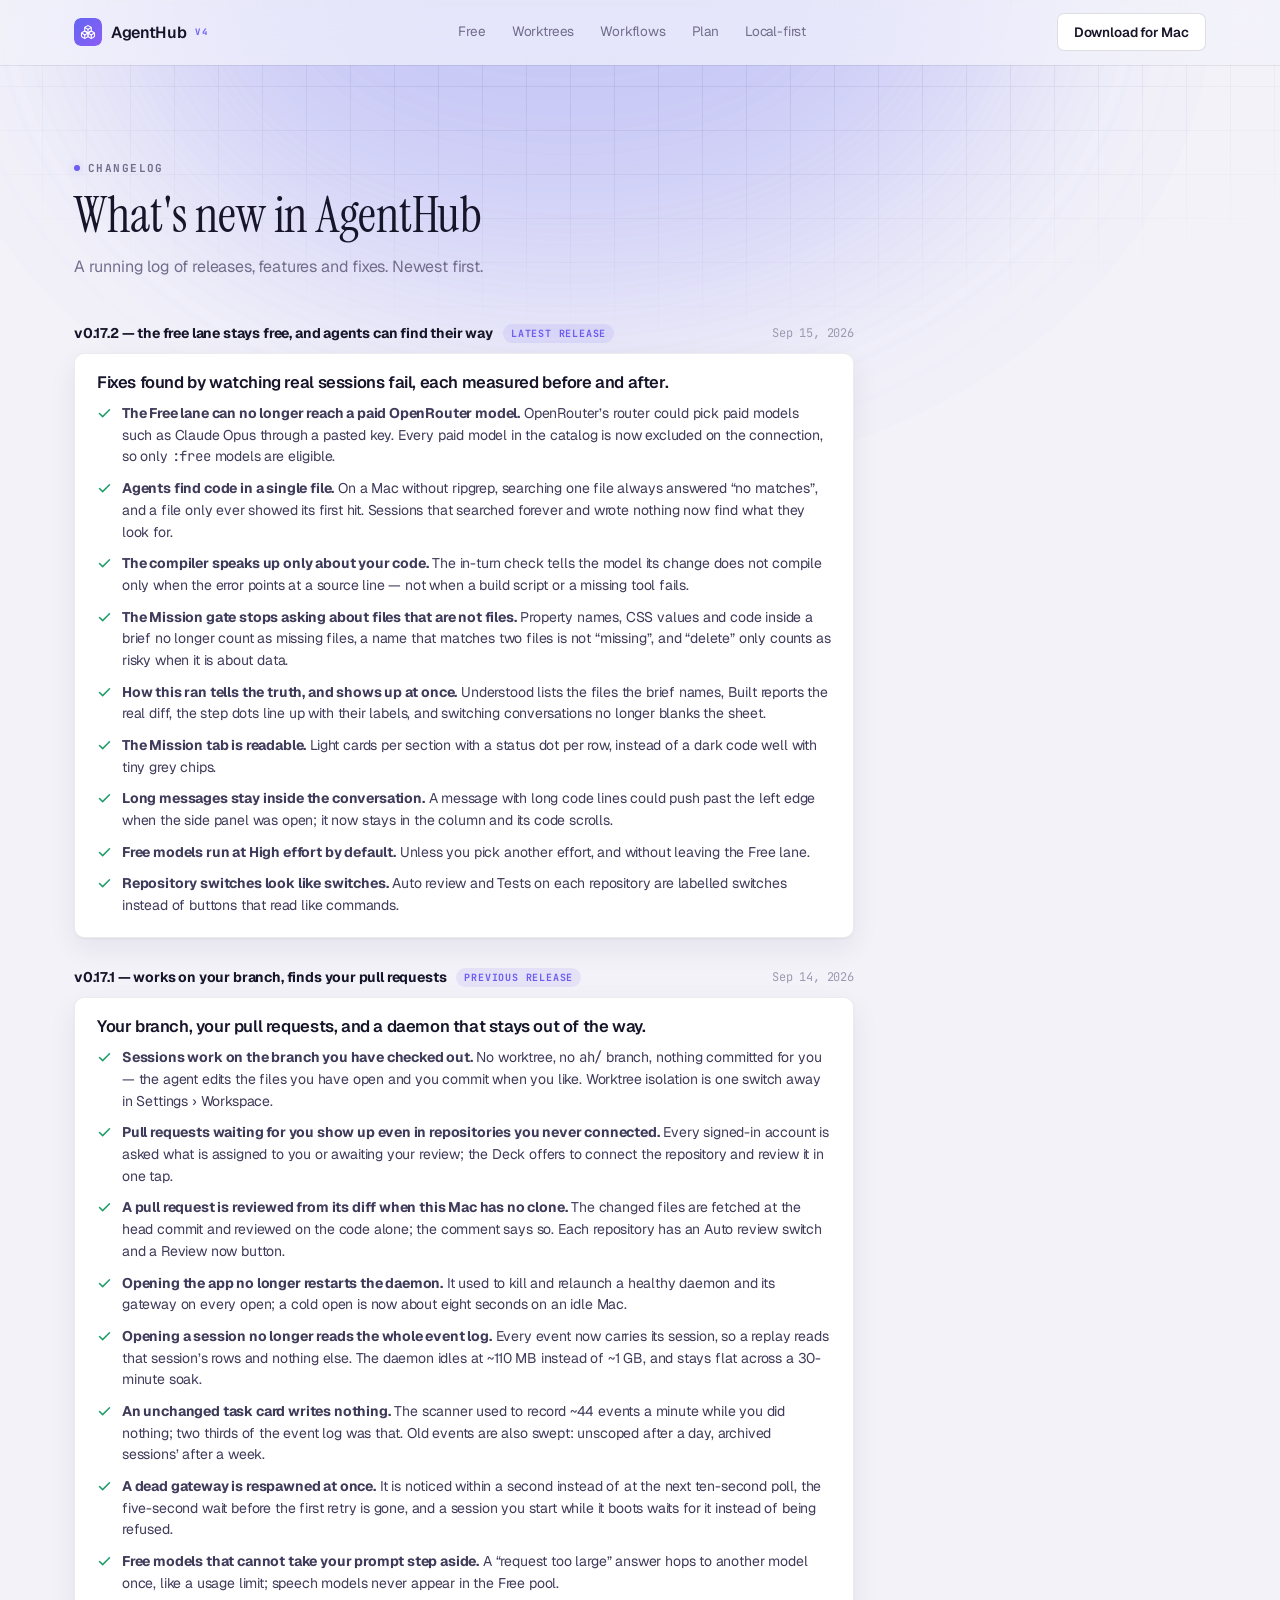
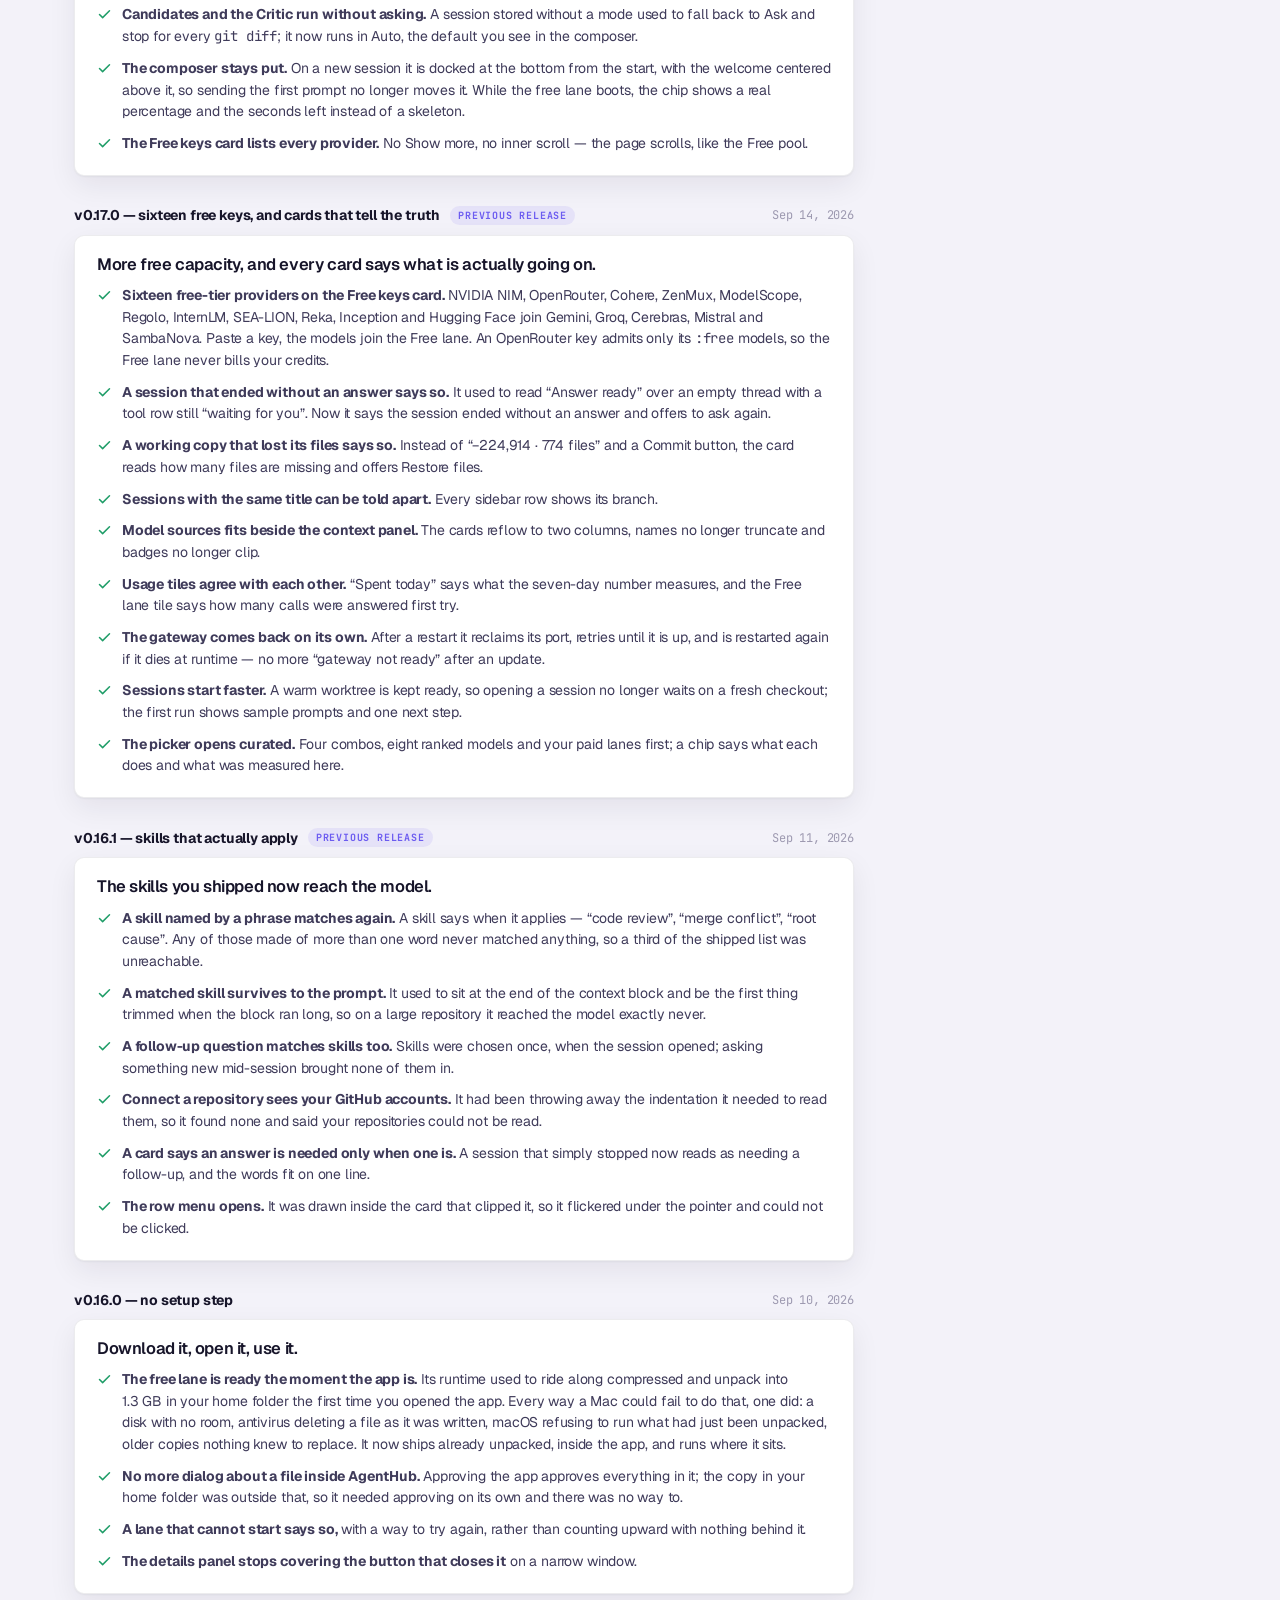
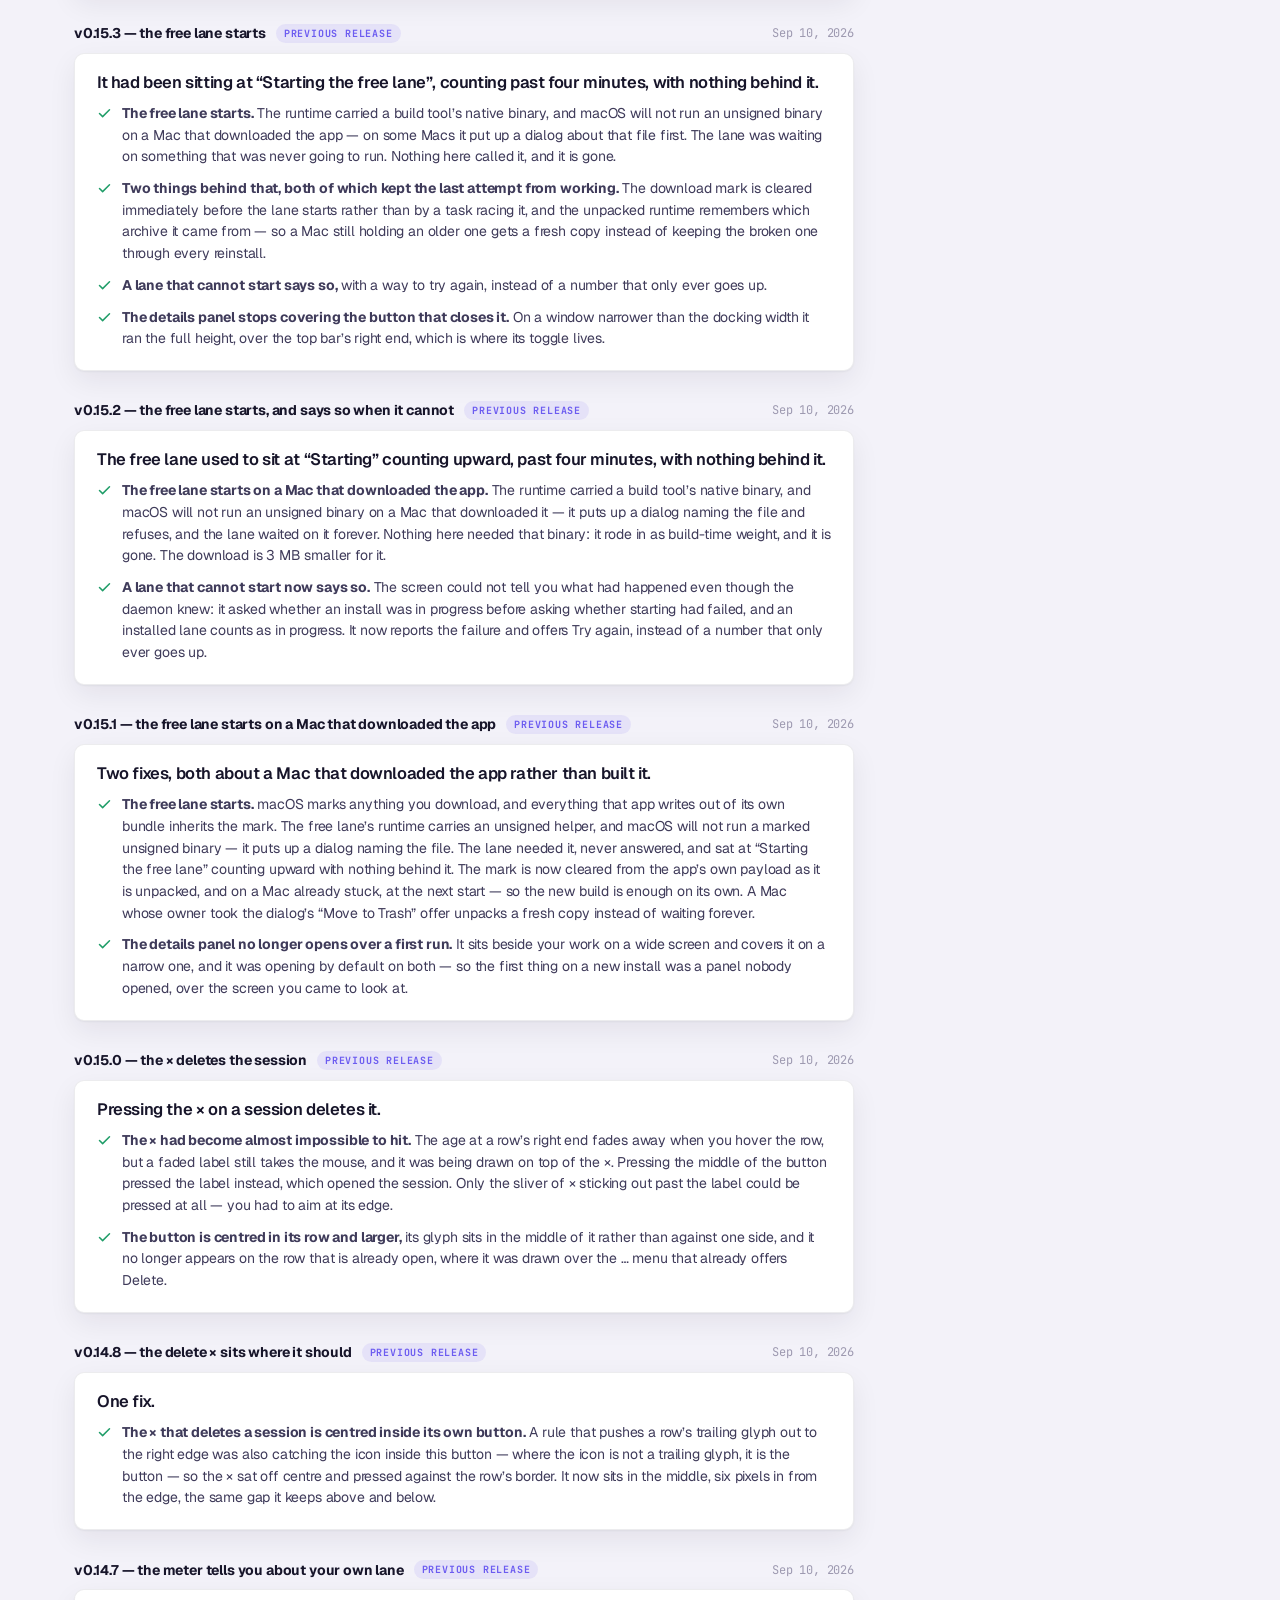
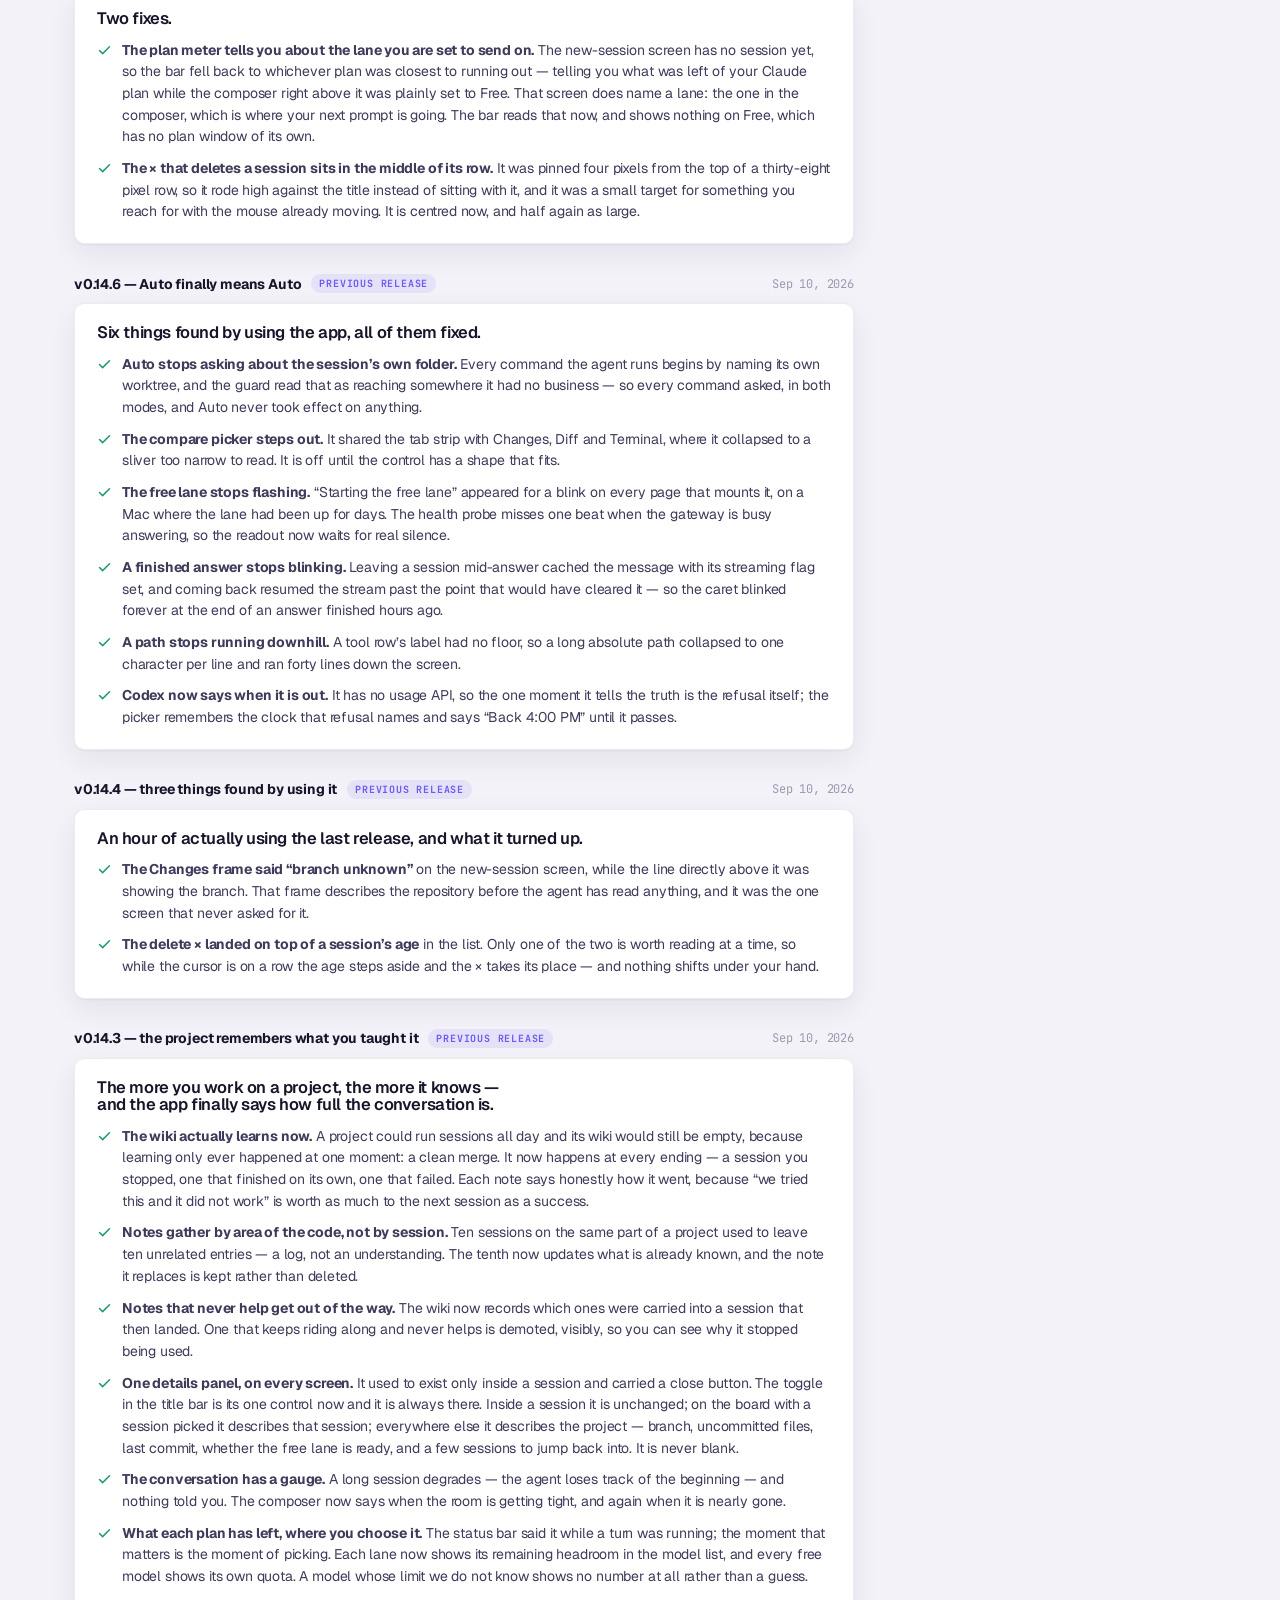
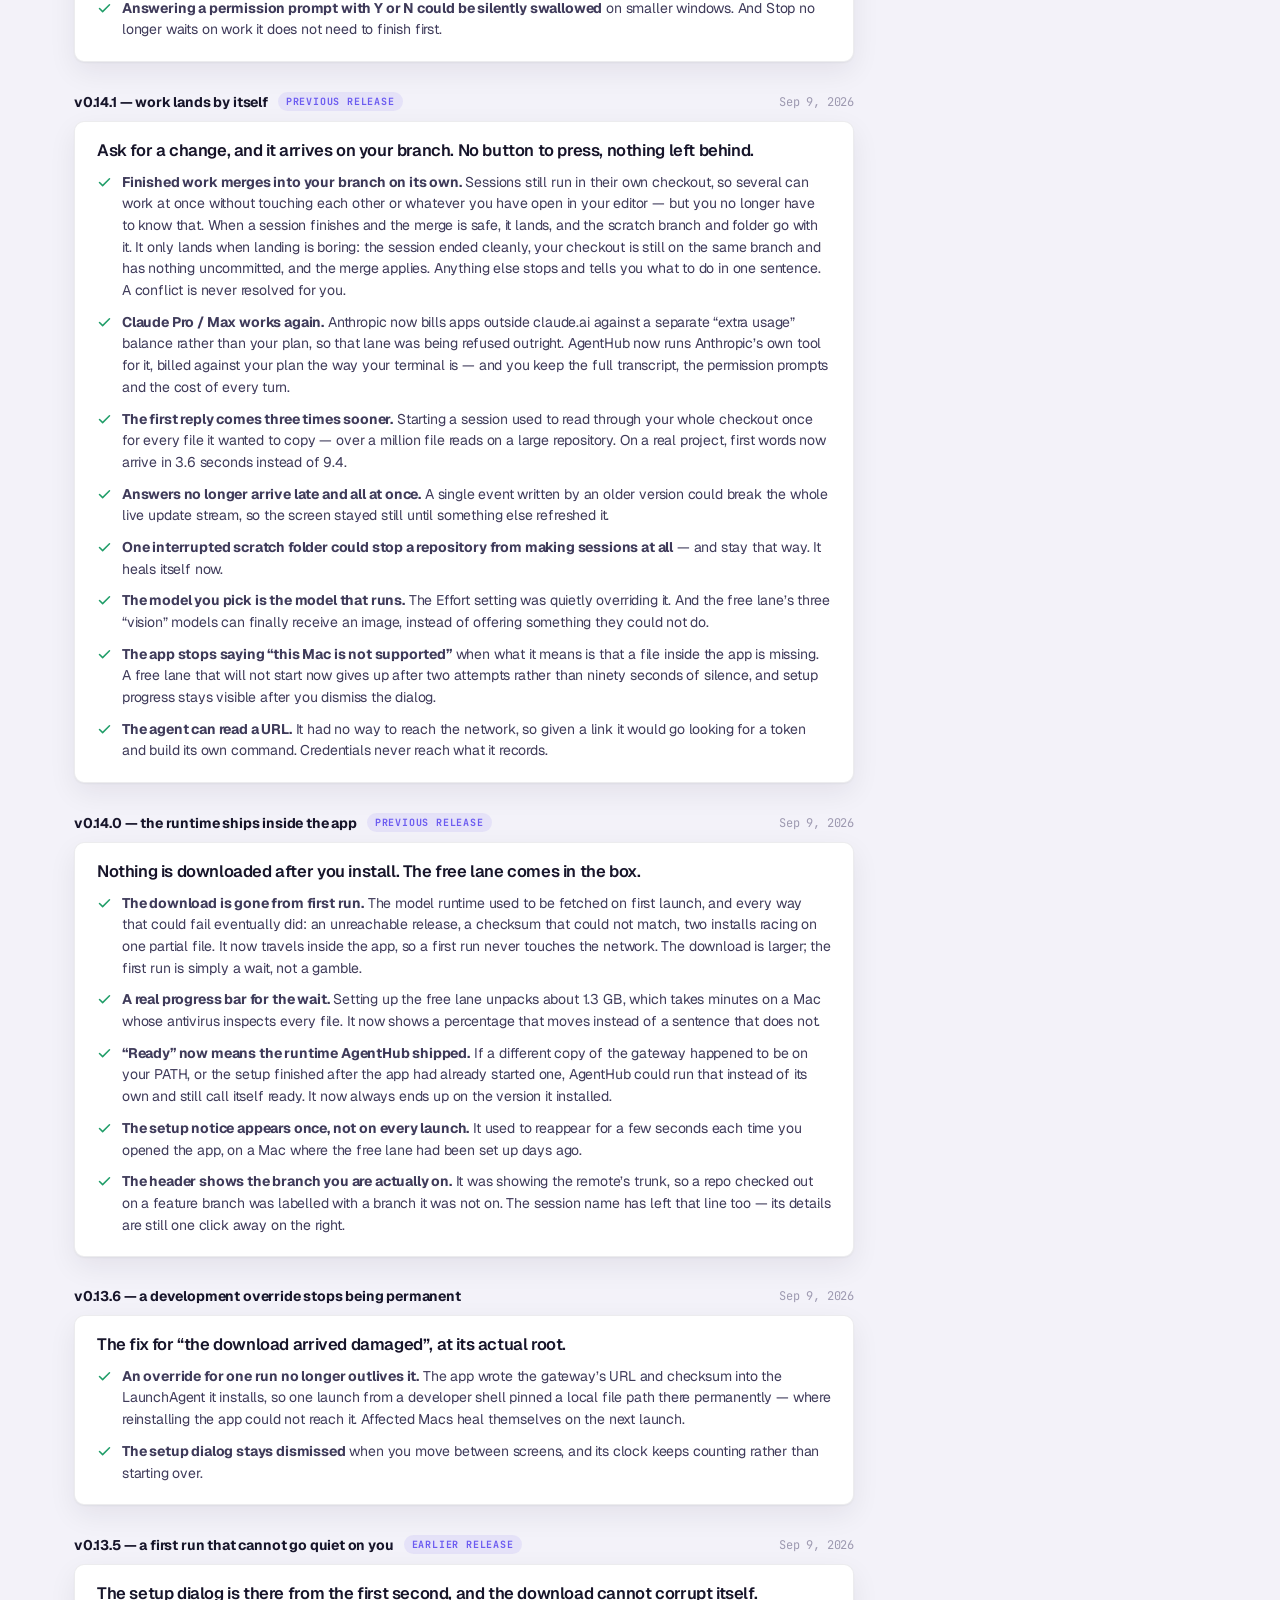
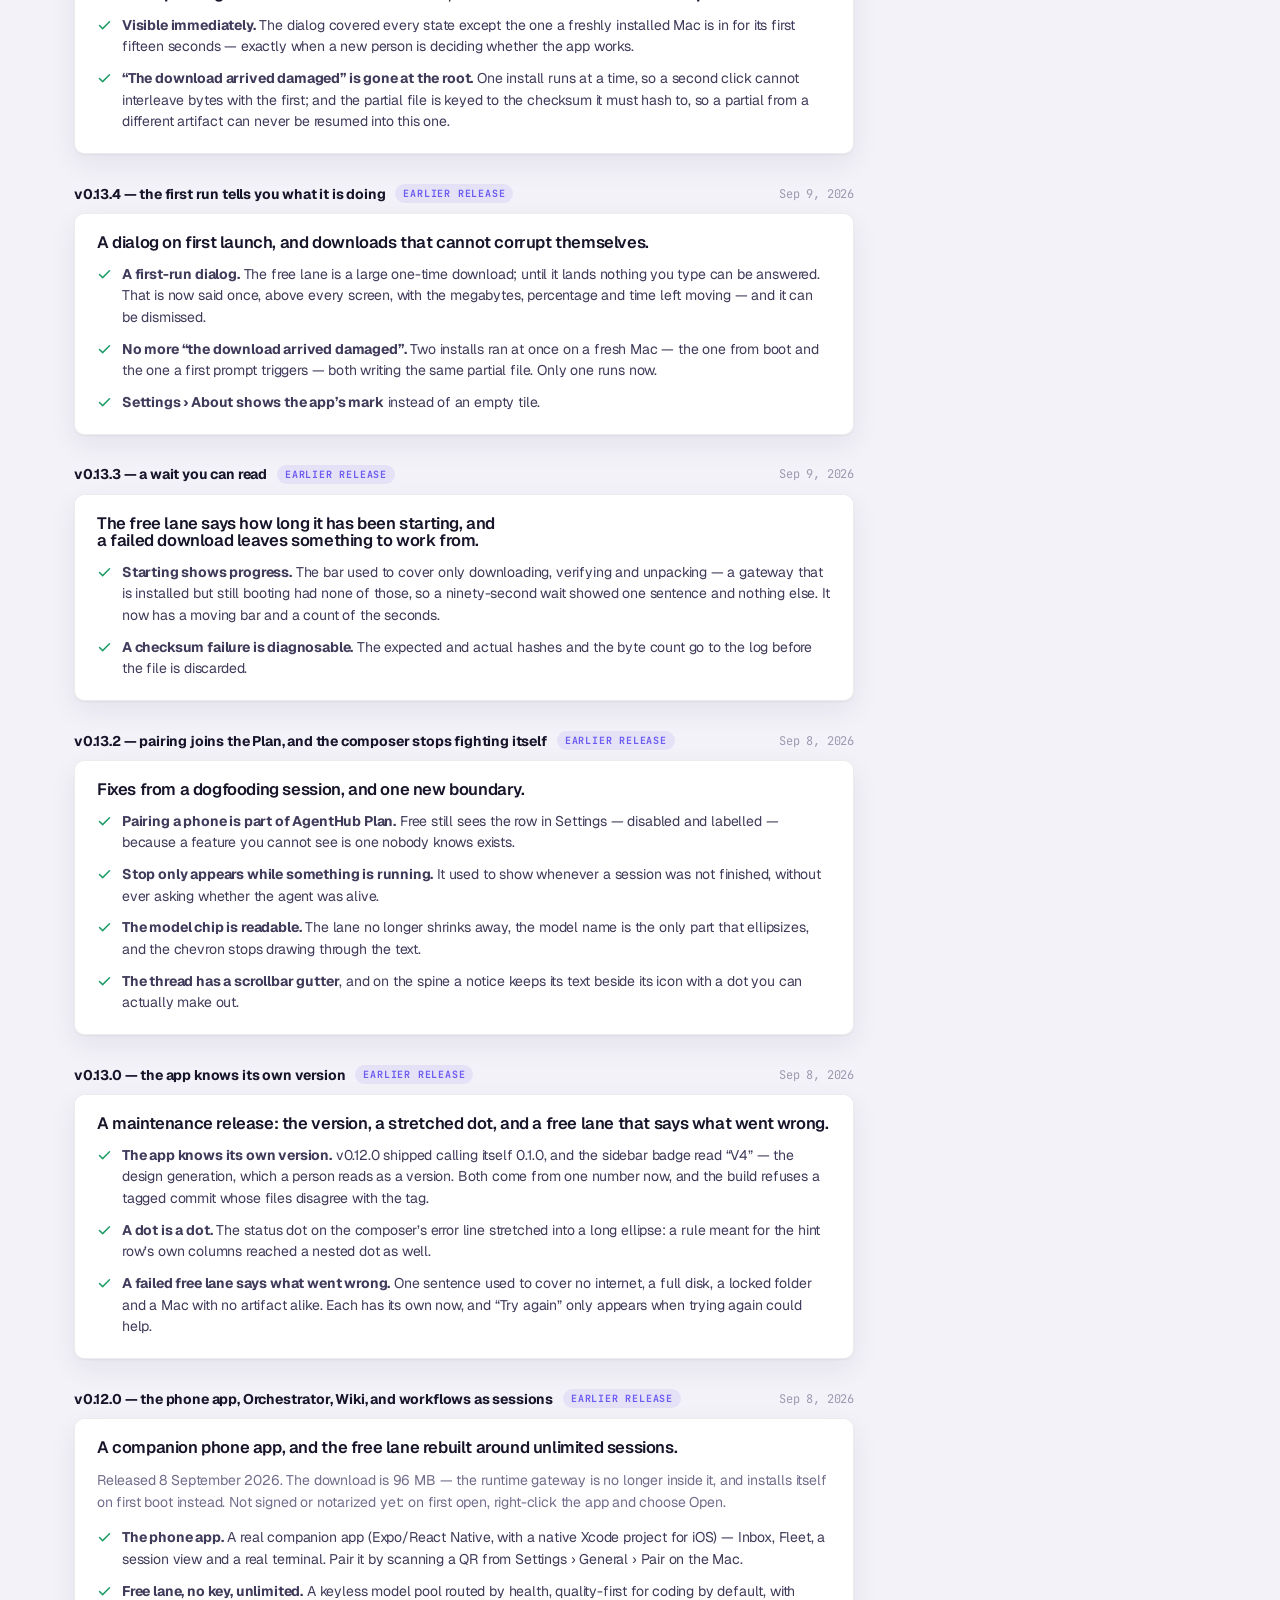
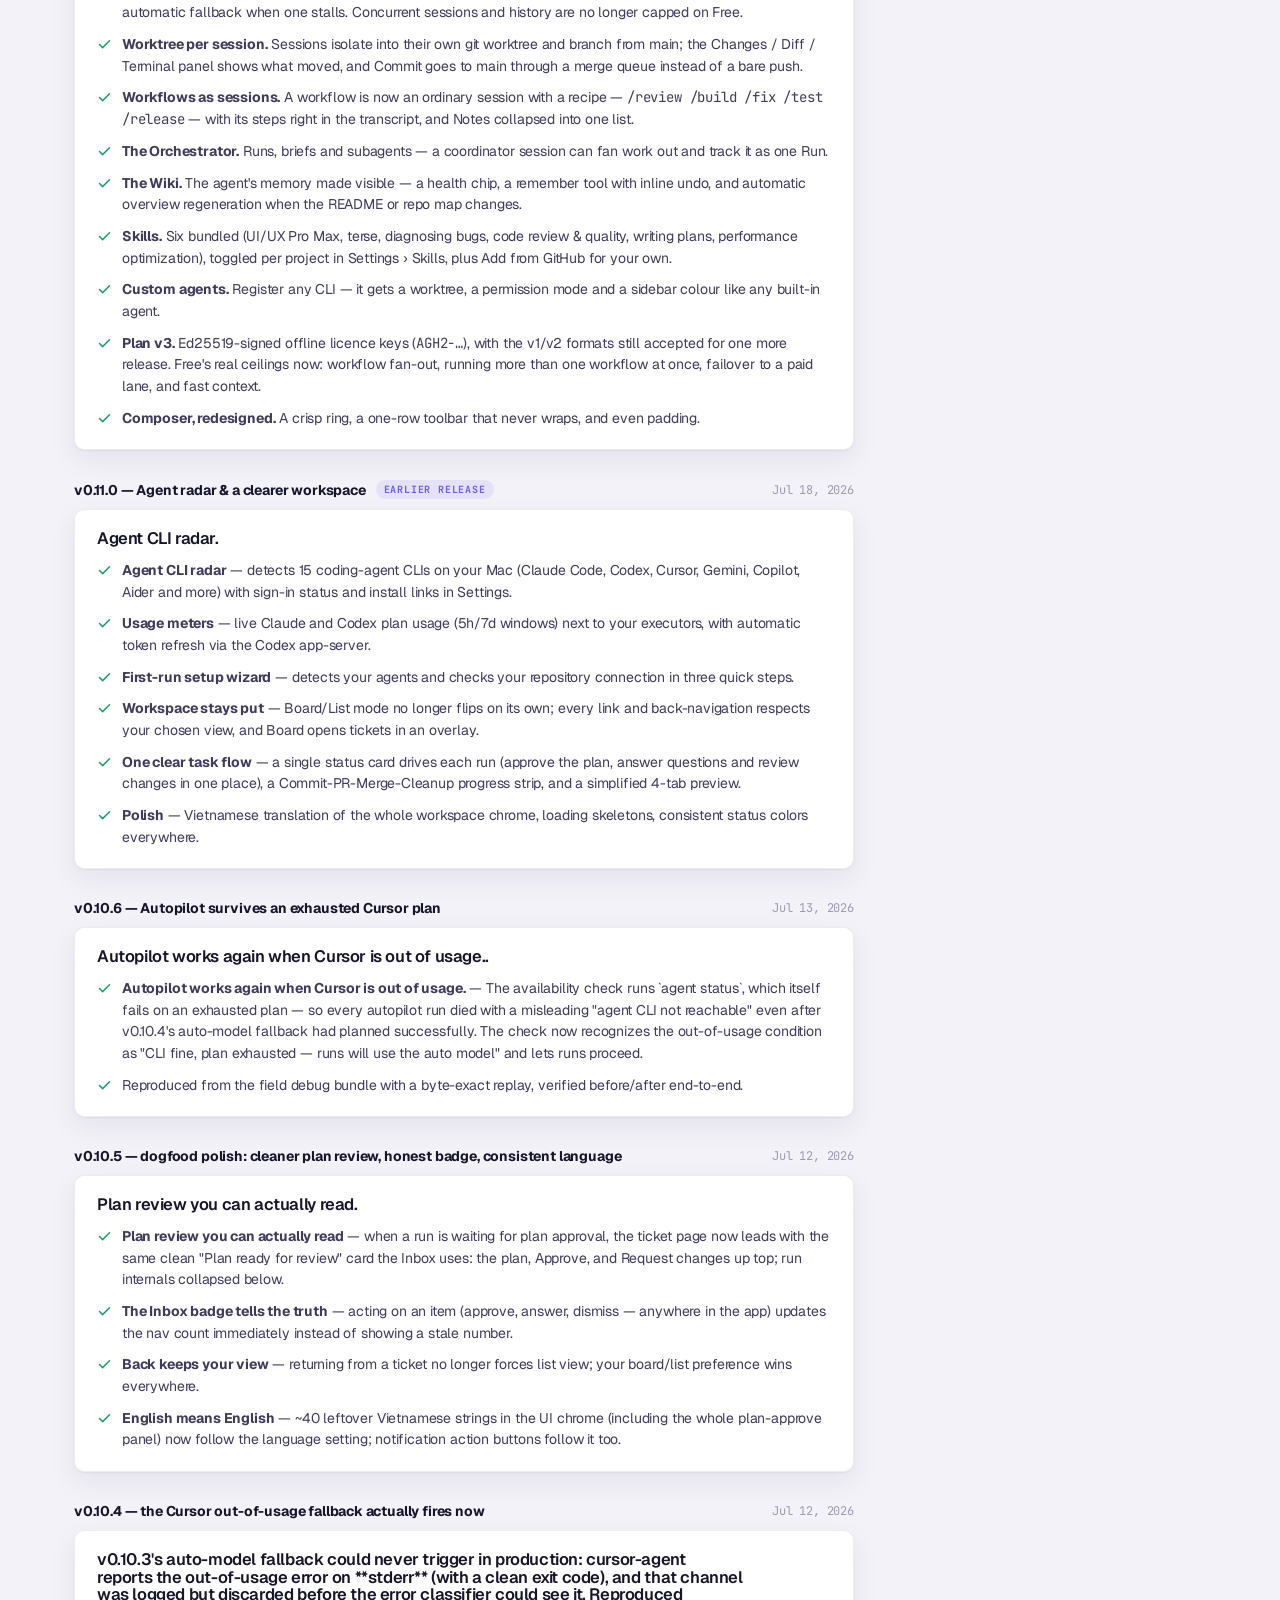
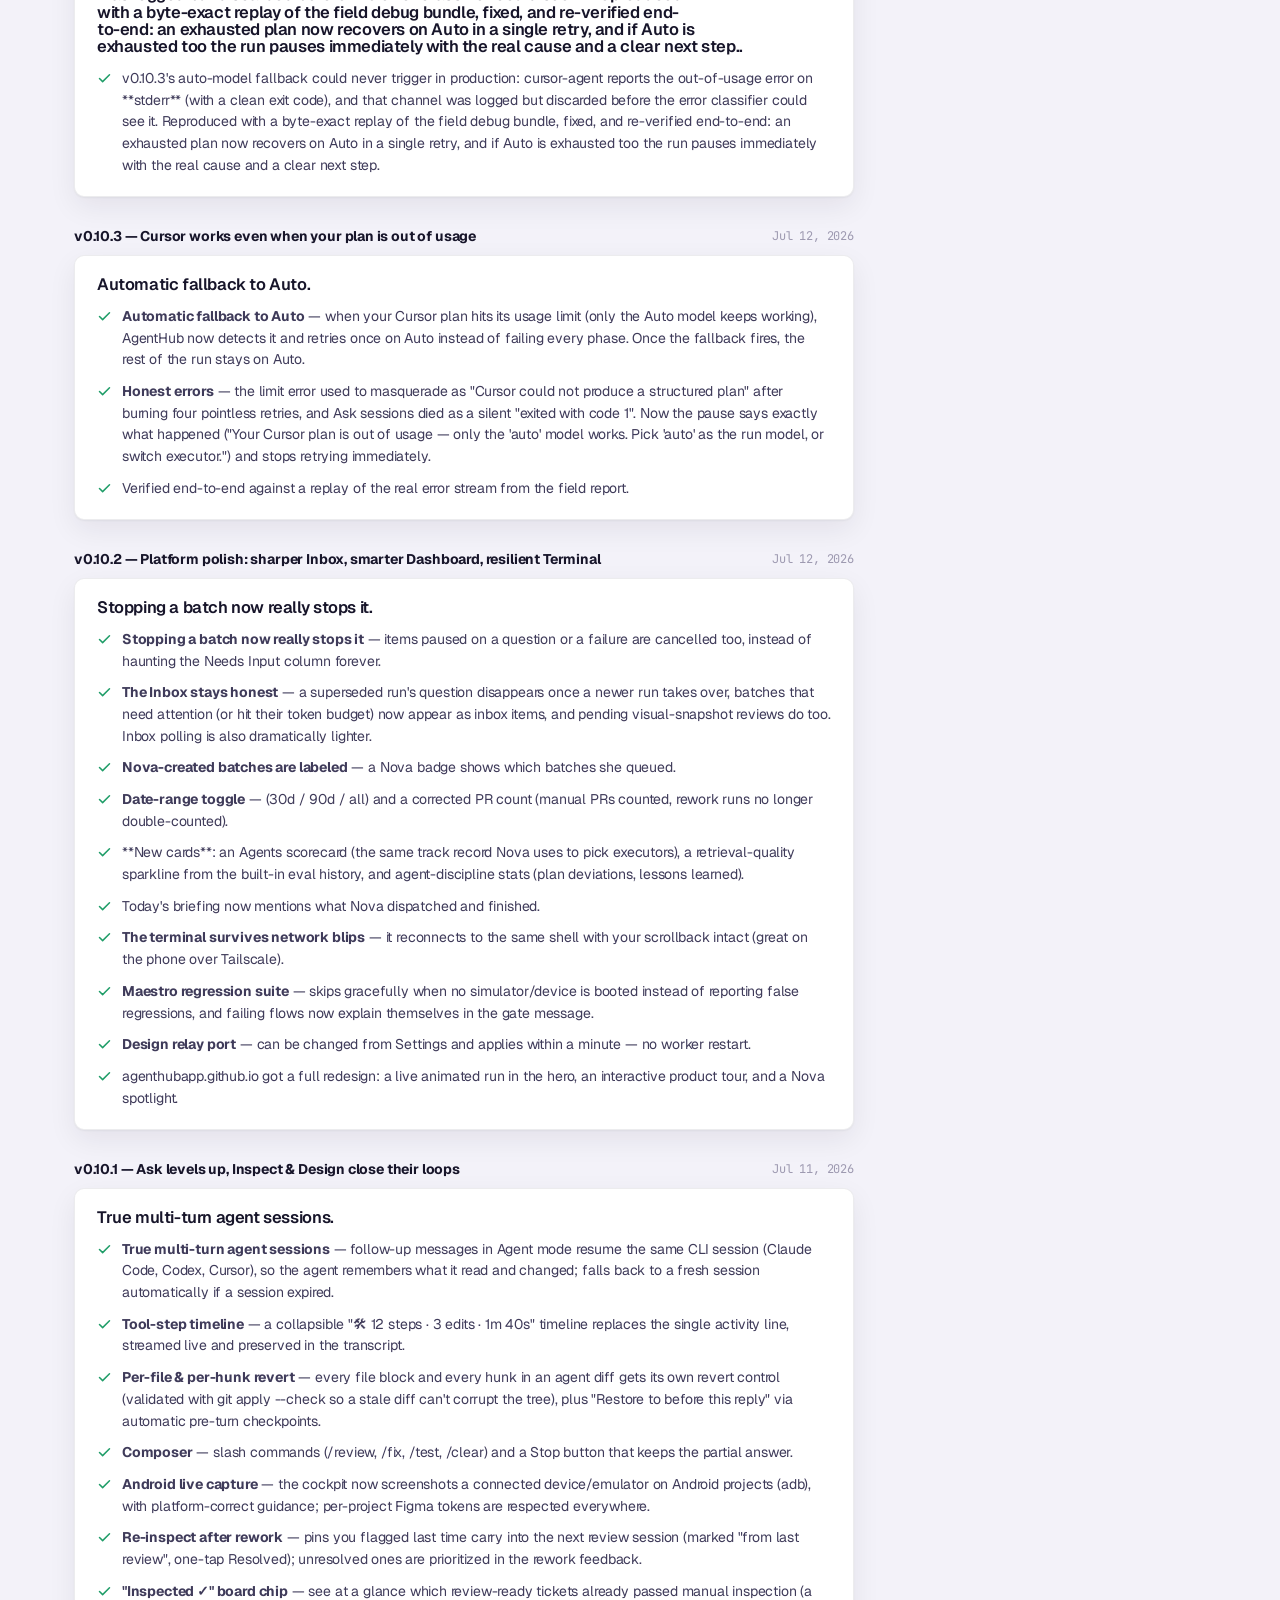
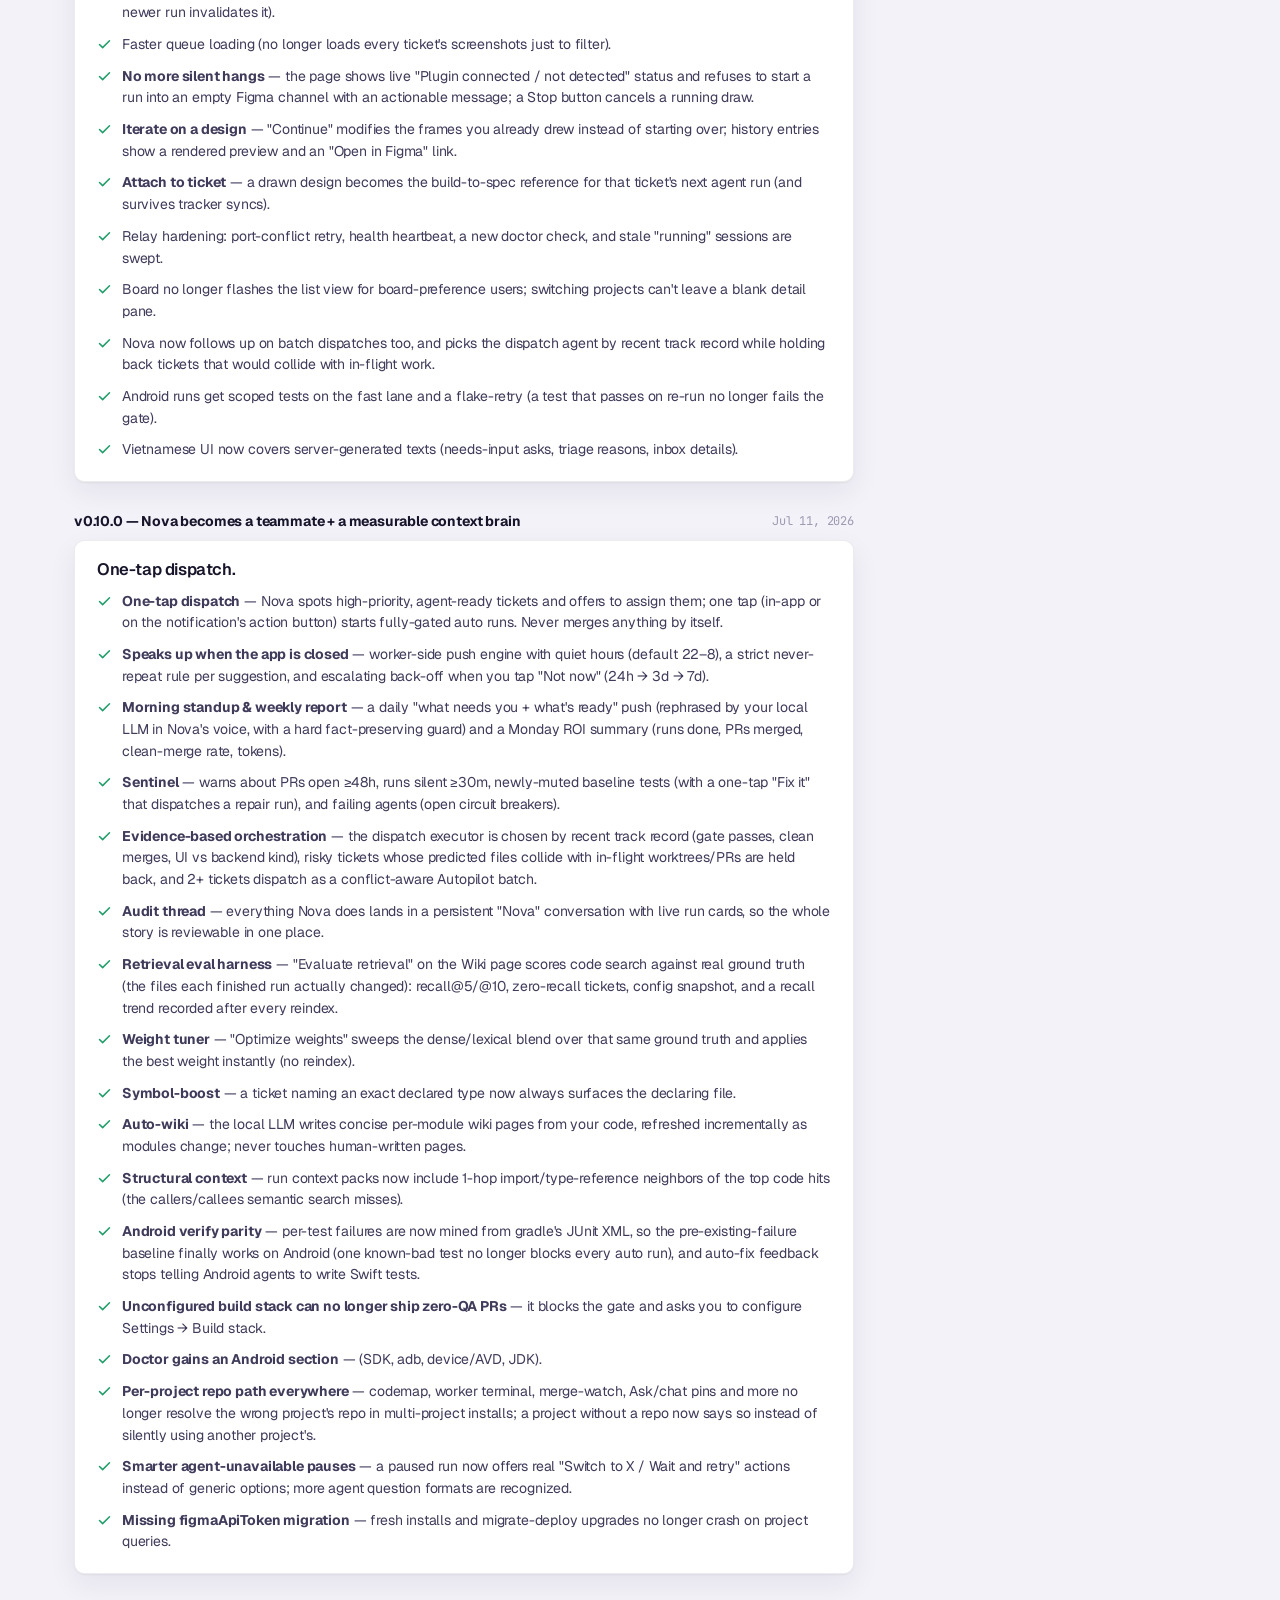
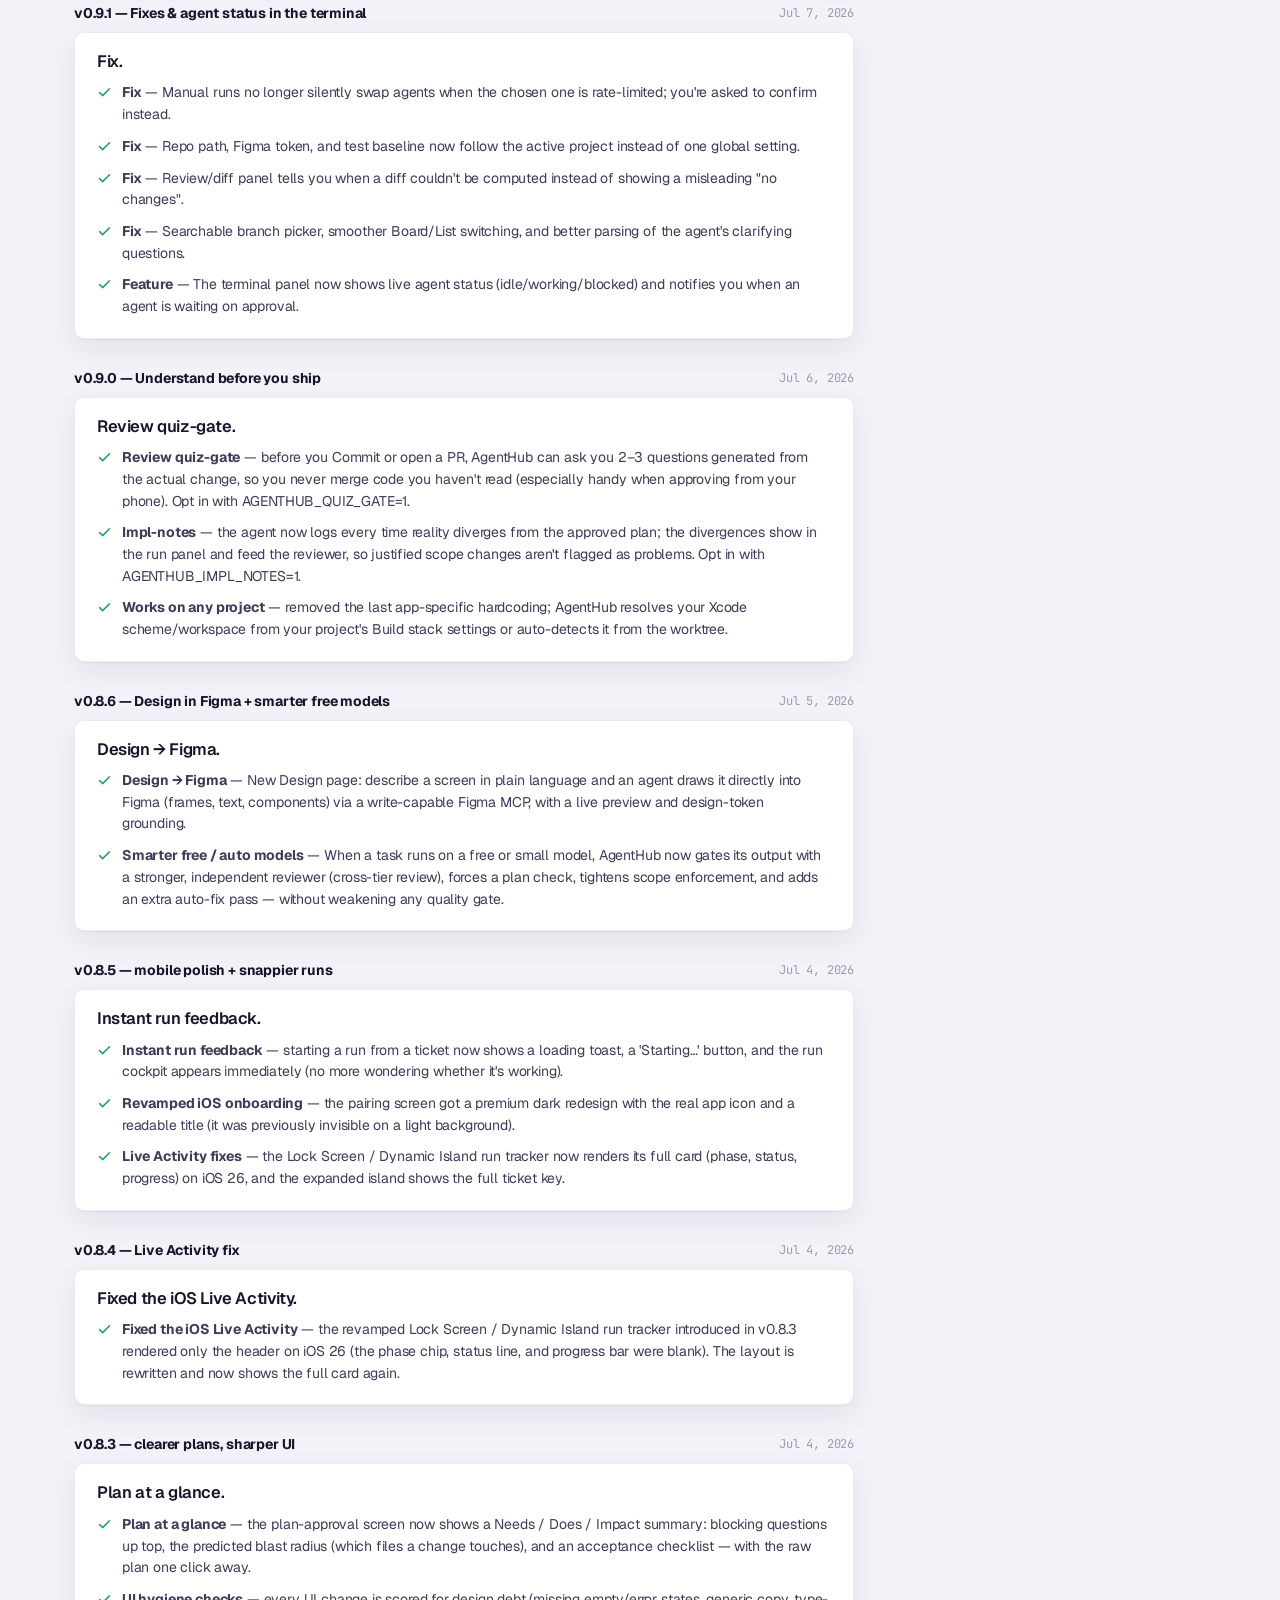
<file: changelog.html>
<!DOCTYPE html>
<html lang="en">
<head>
  <meta charset="UTF-8" />
  <meta name="viewport" content="width=device-width, initial-scale=1.0" />
  <title>Changelog — AgentHub</title>
  <meta name="description" content="What's new in AgentHub — releases, features and fixes for the free, local-first coding agent." />
  <meta name="theme-color" content="#0a0912" />
  <meta name="theme-color" content="#f3f2f9" media="(prefers-color-scheme: light)" />
  <meta name="theme-color" content="#0a0912" media="(prefers-color-scheme: dark)" />
  <link rel="icon" href="assets/favicon.svg" type="image/svg+xml" />
  <link rel="apple-touch-icon" href="assets/favicon.svg" />
  <meta property="og:type" content="website" />
  <meta property="og:title" content="Changelog — AgentHub" />
  <meta property="og:description" content="What's new in AgentHub — releases, features and fixes." />
  <meta property="og:image" content="assets/og.svg" />

  <link rel="preconnect" href="https://fonts.googleapis.com" />
  <link rel="preconnect" href="https://fonts.gstatic.com" crossorigin />
  <link href="https://fonts.googleapis.com/css2?family=Geist:wght@400;500;600;700&family=JetBrains+Mono:wght@400;500;700&family=Instrument+Serif:ital@0;1&display=swap" rel="stylesheet" />
  <link rel="stylesheet" href="styles.css?v=2" />
</head>
<body>

<!-- icon sprite (subset) -->
<svg width="0" height="0" style="position:absolute" aria-hidden="true">
  <symbol id="i-check" viewBox="0 0 24 24" fill="none" stroke="currentColor" stroke-width="2.4" stroke-linecap="round" stroke-linejoin="round"><polyline points="20 6 9 17 4 12"/></symbol>
  <symbol id="i-arrow" viewBox="0 0 24 24" fill="none" stroke="currentColor" stroke-width="2" stroke-linecap="round" stroke-linejoin="round"><path d="M5 12h14"/><path d="m12 5 7 7-7 7"/></symbol>
  <symbol id="i-back" viewBox="0 0 24 24" fill="none" stroke="currentColor" stroke-width="2" stroke-linecap="round" stroke-linejoin="round"><path d="M19 12H5"/><path d="m12 19-7-7 7-7"/></symbol>
  <symbol id="i-menu" viewBox="0 0 24 24" fill="none" stroke="currentColor" stroke-width="2" stroke-linecap="round" stroke-linejoin="round"><line x1="4" x2="20" y1="6" y2="6"/><line x1="4" x2="20" y1="12" y2="12"/><line x1="4" x2="20" y1="18" y2="18"/></symbol>
  <symbol id="i-x" viewBox="0 0 24 24" fill="none" stroke="currentColor" stroke-width="2" stroke-linecap="round" stroke-linejoin="round"><path d="M18 6 6 18"/><path d="m6 6 12 12"/></symbol>
</svg>

<div class="bg-decor" aria-hidden="true">
  <div class="grid"></div>
  <div class="glow a"></div>
  <div class="glow b"></div>
</div>

<!-- nav -->
<header class="nav" id="nav">
  <div class="container nav-inner">
    <a class="brand" href="index.html" aria-label="AgentHub home">
      <img class="mark" src="assets/favicon.svg" alt="" width="28" height="28" />
      AgentHub <span class="ver">V4</span>
    </a>
    <nav class="nav-links" aria-label="Primary">
      <a href="index.html#free">Free</a>
      <a href="index.html#worktrees">Worktrees</a>
      <a href="index.html#workflows">Workflows</a>
      <a href="plan/index.html">Plan</a>
      <a href="index.html#local">Local-first</a>
    </nav>
    <div class="nav-right">
      <a class="btn btn-ghost" href="index.html#download">Download for Mac</a>
      <button class="nav-toggle" id="navToggle" aria-label="Open menu" aria-expanded="false">
        <svg width="22" height="22"><use id="navToggleIcon" href="#i-menu"/></svg>
      </button>
    </div>
  </div>
  <div class="mobile-menu" id="mobileMenu">
    <a href="index.html#free">Free</a>
    <a href="index.html#worktrees">Worktrees</a>
    <a href="index.html#workflows">Workflows</a>
    <a href="plan/index.html">Plan</a>
    <a href="index.html#local">Local-first</a>
  </div>
</header>

<main id="top">
  <section class="section-pad">
    <div class="container">
      <div class="page-head reveal">
        <span class="eyebrow"><span class="dot"></span> Changelog</span>
        <h1>What's new in AgentHub</h1>
        <p>A running log of releases, features and fixes. Newest first.</p>
      </div>

      <div class="timeline">

        <article class="release reveal">
          <div class="rel-meta">
            <span class="rel-ver">v0.17.2 &mdash; the free lane stays free, and agents can find their way</span>
            <span class="rel-tag">Latest release</span>
            <span class="rel-date">Sep 15, 2026</span>
          </div>
          <div class="rel-card">
            <h3>Fixes found by watching real sessions fail, each measured before and after.</h3>
            <ul class="rel-list">
              <li><svg aria-hidden="true"><use href="#i-check"/></svg><span><b>The Free lane can no longer reach a paid OpenRouter model.</b> OpenRouter&rsquo;s router could pick paid models such as Claude Opus through a pasted key. Every paid model in the catalog is now excluded on the connection, so only <code>:free</code> models are eligible.</span></li>
              <li><svg aria-hidden="true"><use href="#i-check"/></svg><span><b>Agents find code in a single file.</b> On a Mac without ripgrep, searching one file always answered &ldquo;no matches&rdquo;, and a file only ever showed its first hit. Sessions that searched forever and wrote nothing now find what they look for.</span></li>
              <li><svg aria-hidden="true"><use href="#i-check"/></svg><span><b>The compiler speaks up only about your code.</b> The in-turn check tells the model its change does not compile only when the error points at a source line &mdash; not when a build script or a missing tool fails.</span></li>
              <li><svg aria-hidden="true"><use href="#i-check"/></svg><span><b>The Mission gate stops asking about files that are not files.</b> Property names, CSS values and code inside a brief no longer count as missing files, a name that matches two files is not &ldquo;missing&rdquo;, and &ldquo;delete&rdquo; only counts as risky when it is about data.</span></li>
              <li><svg aria-hidden="true"><use href="#i-check"/></svg><span><b>How this ran tells the truth, and shows up at once.</b> Understood lists the files the brief names, Built reports the real diff, the step dots line up with their labels, and switching conversations no longer blanks the sheet.</span></li>
              <li><svg aria-hidden="true"><use href="#i-check"/></svg><span><b>The Mission tab is readable.</b> Light cards per section with a status dot per row, instead of a dark code well with tiny grey chips.</span></li>
              <li><svg aria-hidden="true"><use href="#i-check"/></svg><span><b>Long messages stay inside the conversation.</b> A message with long code lines could push past the left edge when the side panel was open; it now stays in the column and its code scrolls.</span></li>
              <li><svg aria-hidden="true"><use href="#i-check"/></svg><span><b>Free models run at High effort by default.</b> Unless you pick another effort, and without leaving the Free lane.</span></li>
              <li><svg aria-hidden="true"><use href="#i-check"/></svg><span><b>Repository switches look like switches.</b> Auto review and Tests on each repository are labelled switches instead of buttons that read like commands.</span></li>
            </ul>
          </div>
        </article>

        <article class="release reveal">
          <div class="rel-meta">
            <span class="rel-ver">v0.17.1 &mdash; works on your branch, finds your pull requests</span>
            <span class="rel-tag">Previous release</span>
            <span class="rel-date">Sep 14, 2026</span>
          </div>
          <div class="rel-card">
            <h3>Your branch, your pull requests, and a daemon that stays out of the way.</h3>
            <ul class="rel-list">
              <li><svg aria-hidden="true"><use href="#i-check"/></svg><span><b>Sessions work on the branch you have checked out.</b> No worktree, no <code>ah/</code> branch, nothing committed for you &mdash; the agent edits the files you have open and you commit when you like. Worktree isolation is one switch away in Settings &rsaquo; Workspace.</span></li>
              <li><svg aria-hidden="true"><use href="#i-check"/></svg><span><b>Pull requests waiting for you show up even in repositories you never connected.</b> Every signed-in account is asked what is assigned to you or awaiting your review; the Deck offers to connect the repository and review it in one tap.</span></li>
              <li><svg aria-hidden="true"><use href="#i-check"/></svg><span><b>A pull request is reviewed from its diff when this Mac has no clone.</b> The changed files are fetched at the head commit and reviewed on the code alone; the comment says so. Each repository has an Auto review switch and a Review now button.</span></li>
              <li><svg aria-hidden="true"><use href="#i-check"/></svg><span><b>Opening the app no longer restarts the daemon.</b> It used to kill and relaunch a healthy daemon and its gateway on every open; a cold open is now about eight seconds on an idle Mac.</span></li>
              <li><svg aria-hidden="true"><use href="#i-check"/></svg><span><b>Opening a session no longer reads the whole event log.</b> Every event now carries its session, so a replay reads that session&rsquo;s rows and nothing else. The daemon idles at ~110 MB instead of ~1 GB, and stays flat across a 30-minute soak.</span></li>
              <li><svg aria-hidden="true"><use href="#i-check"/></svg><span><b>An unchanged task card writes nothing.</b> The scanner used to record ~44 events a minute while you did nothing; two thirds of the event log was that. Old events are also swept: unscoped after a day, archived sessions&rsquo; after a week.</span></li>
              <li><svg aria-hidden="true"><use href="#i-check"/></svg><span><b>A dead gateway is respawned at once.</b> It is noticed within a second instead of at the next ten-second poll, the five-second wait before the first retry is gone, and a session you start while it boots waits for it instead of being refused.</span></li>
              <li><svg aria-hidden="true"><use href="#i-check"/></svg><span><b>Free models that cannot take your prompt step aside.</b> A &ldquo;request too large&rdquo; answer hops to another model once, like a usage limit; speech models never appear in the Free pool.</span></li>
              <li><svg aria-hidden="true"><use href="#i-check"/></svg><span><b>Candidates and the Critic run without asking.</b> A session stored without a mode used to fall back to Ask and stop for every <code>git diff</code>; it now runs in Auto, the default you see in the composer.</span></li>
              <li><svg aria-hidden="true"><use href="#i-check"/></svg><span><b>The composer stays put.</b> On a new session it is docked at the bottom from the start, with the welcome centered above it, so sending the first prompt no longer moves it. While the free lane boots, the chip shows a real percentage and the seconds left instead of a skeleton.</span></li>
              <li><svg aria-hidden="true"><use href="#i-check"/></svg><span><b>The Free keys card lists every provider.</b> No Show more, no inner scroll &mdash; the page scrolls, like the Free pool.</span></li>
            </ul>
          </div>
        </article>

        <article class="release reveal">
          <div class="rel-meta">
            <span class="rel-ver">v0.17.0 &mdash; sixteen free keys, and cards that tell the truth</span>
            <span class="rel-tag">Previous release</span>
            <span class="rel-date">Sep 14, 2026</span>
          </div>
          <div class="rel-card">
            <h3>More free capacity, and every card says what is actually going on.</h3>
            <ul class="rel-list">
              <li><svg aria-hidden="true"><use href="#i-check"/></svg><span><b>Sixteen free-tier providers on the Free keys card.</b> NVIDIA NIM, OpenRouter, Cohere, ZenMux, ModelScope, Regolo, InternLM, SEA-LION, Reka, Inception and Hugging Face join Gemini, Groq, Cerebras, Mistral and SambaNova. Paste a key, the models join the Free lane. An OpenRouter key admits only its <code>:free</code> models, so the Free lane never bills your credits.</span></li>
              <li><svg aria-hidden="true"><use href="#i-check"/></svg><span><b>A session that ended without an answer says so.</b> It used to read &ldquo;Answer ready&rdquo; over an empty thread with a tool row still &ldquo;waiting for you&rdquo;. Now it says the session ended without an answer and offers to ask again.</span></li>
              <li><svg aria-hidden="true"><use href="#i-check"/></svg><span><b>A working copy that lost its files says so.</b> Instead of &ldquo;&minus;224,914 &middot; 774 files&rdquo; and a Commit button, the card reads how many files are missing and offers Restore files.</span></li>
              <li><svg aria-hidden="true"><use href="#i-check"/></svg><span><b>Sessions with the same title can be told apart.</b> Every sidebar row shows its branch.</span></li>
              <li><svg aria-hidden="true"><use href="#i-check"/></svg><span><b>Model sources fits beside the context panel.</b> The cards reflow to two columns, names no longer truncate and badges no longer clip.</span></li>
              <li><svg aria-hidden="true"><use href="#i-check"/></svg><span><b>Usage tiles agree with each other.</b> &ldquo;Spent today&rdquo; says what the seven-day number measures, and the Free lane tile says how many calls were answered first try.</span></li>
              <li><svg aria-hidden="true"><use href="#i-check"/></svg><span><b>The gateway comes back on its own.</b> After a restart it reclaims its port, retries until it is up, and is restarted again if it dies at runtime &mdash; no more &ldquo;gateway not ready&rdquo; after an update.</span></li>
              <li><svg aria-hidden="true"><use href="#i-check"/></svg><span><b>Sessions start faster.</b> A warm worktree is kept ready, so opening a session no longer waits on a fresh checkout; the first run shows sample prompts and one next step.</span></li>
              <li><svg aria-hidden="true"><use href="#i-check"/></svg><span><b>The picker opens curated.</b> Four combos, eight ranked models and your paid lanes first; a chip says what each does and what was measured here.</span></li>
            </ul>
          </div>
        </article>

        <article class="release reveal">
          <div class="rel-meta">
            <span class="rel-ver">v0.16.1 &mdash; skills that actually apply</span>
            <span class="rel-tag">Previous release</span>
            <span class="rel-date">Sep 11, 2026</span>
          </div>
          <div class="rel-card">
            <h3>The skills you shipped now reach the model.</h3>
            <ul class="rel-list">
              <li><svg aria-hidden="true"><use href="#i-check"/></svg><span><b>A skill named by a phrase matches again.</b> A skill says when it applies &mdash; &ldquo;code review&rdquo;, &ldquo;merge conflict&rdquo;, &ldquo;root cause&rdquo;. Any of those made of more than one word never matched anything, so a third of the shipped list was unreachable.</span></li>
              <li><svg aria-hidden="true"><use href="#i-check"/></svg><span><b>A matched skill survives to the prompt.</b> It used to sit at the end of the context block and be the first thing trimmed when the block ran long, so on a large repository it reached the model exactly never.</span></li>
              <li><svg aria-hidden="true"><use href="#i-check"/></svg><span><b>A follow-up question matches skills too.</b> Skills were chosen once, when the session opened; asking something new mid-session brought none of them in.</span></li>
              <li><svg aria-hidden="true"><use href="#i-check"/></svg><span><b>Connect a repository sees your GitHub accounts.</b> It had been throwing away the indentation it needed to read them, so it found none and said your repositories could not be read.</span></li>
              <li><svg aria-hidden="true"><use href="#i-check"/></svg><span><b>A card says an answer is needed only when one is.</b> A session that simply stopped now reads as needing a follow-up, and the words fit on one line.</span></li>
              <li><svg aria-hidden="true"><use href="#i-check"/></svg><span><b>The row menu opens.</b> It was drawn inside the card that clipped it, so it flickered under the pointer and could not be clicked.</span></li>
            </ul>
          </div>
        </article>

        <article class="release reveal">
          <div class="rel-meta">
            <span class="rel-ver">v0.16.0 &mdash; no setup step</span>
            <span class="rel-date">Sep 10, 2026</span>
          </div>
          <div class="rel-card">
            <h3>Download it, open it, use it.</h3>
            <ul class="rel-list">
              <li><svg aria-hidden="true"><use href="#i-check"/></svg><span><b>The free lane is ready the moment the app is.</b> Its runtime used to ride along compressed and unpack into 1.3&nbsp;GB in your home folder the first time you opened the app. Every way a Mac could fail to do that, one did: a disk with no room, antivirus deleting a file as it was written, macOS refusing to run what had just been unpacked, older copies nothing knew to replace. It now ships already unpacked, inside the app, and runs where it sits.</span></li>
              <li><svg aria-hidden="true"><use href="#i-check"/></svg><span><b>No more dialog about a file inside AgentHub.</b> Approving the app approves everything in it; the copy in your home folder was outside that, so it needed approving on its own and there was no way to.</span></li>
              <li><svg aria-hidden="true"><use href="#i-check"/></svg><span><b>A lane that cannot start says so,</b> with a way to try again, rather than counting upward with nothing behind it.</span></li>
              <li><svg aria-hidden="true"><use href="#i-check"/></svg><span><b>The details panel stops covering the button that closes it</b> on a narrow window.</span></li>
            </ul>
          </div>
        </article>

        <article class="release reveal">
          <div class="rel-meta">
            <span class="rel-ver">v0.15.3 &mdash; the free lane starts</span>
            <span class="rel-tag">Previous release</span>
            <span class="rel-date">Sep 10, 2026</span>
          </div>
          <div class="rel-card">
            <h3>It had been sitting at &ldquo;Starting the free lane&rdquo;, counting past four minutes, with nothing behind it.</h3>
            <ul class="rel-list">
              <li><svg aria-hidden="true"><use href="#i-check"/></svg><span><b>The free lane starts.</b> The runtime carried a build tool&rsquo;s native binary, and macOS will not run an unsigned binary on a Mac that downloaded the app &mdash; on some Macs it put up a dialog about that file first. The lane was waiting on something that was never going to run. Nothing here called it, and it is gone.</span></li>
              <li><svg aria-hidden="true"><use href="#i-check"/></svg><span><b>Two things behind that, both of which kept the last attempt from working.</b> The download mark is cleared immediately before the lane starts rather than by a task racing it, and the unpacked runtime remembers which archive it came from &mdash; so a Mac still holding an older one gets a fresh copy instead of keeping the broken one through every reinstall.</span></li>
              <li><svg aria-hidden="true"><use href="#i-check"/></svg><span><b>A lane that cannot start says so,</b> with a way to try again, instead of a number that only ever goes up.</span></li>
              <li><svg aria-hidden="true"><use href="#i-check"/></svg><span><b>The details panel stops covering the button that closes it.</b> On a window narrower than the docking width it ran the full height, over the top bar&rsquo;s right end, which is where its toggle lives.</span></li>
            </ul>
          </div>
        </article>

        <article class="release reveal">
          <div class="rel-meta">
            <span class="rel-ver">v0.15.2 &mdash; the free lane starts, and says so when it cannot</span>
            <span class="rel-tag">Previous release</span>
            <span class="rel-date">Sep 10, 2026</span>
          </div>
          <div class="rel-card">
            <h3>The free lane used to sit at &ldquo;Starting&rdquo; counting upward, past four minutes, with nothing behind it.</h3>
            <ul class="rel-list">
              <li><svg aria-hidden="true"><use href="#i-check"/></svg><span><b>The free lane starts on a Mac that downloaded the app.</b> The runtime carried a build tool&rsquo;s native binary, and macOS will not run an unsigned binary on a Mac that downloaded it &mdash; it puts up a dialog naming the file and refuses, and the lane waited on it forever. Nothing here needed that binary: it rode in as build-time weight, and it is gone. The download is 3&nbsp;MB smaller for it.</span></li>
              <li><svg aria-hidden="true"><use href="#i-check"/></svg><span><b>A lane that cannot start now says so.</b> The screen could not tell you what had happened even though the daemon knew: it asked whether an install was in progress before asking whether starting had failed, and an installed lane counts as in progress. It now reports the failure and offers Try again, instead of a number that only ever goes up.</span></li>
            </ul>
          </div>
        </article>

        <article class="release reveal">
          <div class="rel-meta">
            <span class="rel-ver">v0.15.1 &mdash; the free lane starts on a Mac that downloaded the app</span>
            <span class="rel-tag">Previous release</span>
            <span class="rel-date">Sep 10, 2026</span>
          </div>
          <div class="rel-card">
            <h3>Two fixes, both about a Mac that downloaded the app rather than built it.</h3>
            <ul class="rel-list">
              <li><svg aria-hidden="true"><use href="#i-check"/></svg><span><b>The free lane starts.</b> macOS marks anything you download, and everything that app writes out of its own bundle inherits the mark. The free lane&rsquo;s runtime carries an unsigned helper, and macOS will not run a marked unsigned binary &mdash; it puts up a dialog naming the file. The lane needed it, never answered, and sat at &ldquo;Starting the free lane&rdquo; counting upward with nothing behind it. The mark is now cleared from the app&rsquo;s own payload as it is unpacked, and on a Mac already stuck, at the next start &mdash; so the new build is enough on its own. A Mac whose owner took the dialog&rsquo;s &ldquo;Move to Trash&rdquo; offer unpacks a fresh copy instead of waiting forever.</span></li>
              <li><svg aria-hidden="true"><use href="#i-check"/></svg><span><b>The details panel no longer opens over a first run.</b> It sits beside your work on a wide screen and covers it on a narrow one, and it was opening by default on both &mdash; so the first thing on a new install was a panel nobody opened, over the screen you came to look at.</span></li>
            </ul>
          </div>
        </article>

        <article class="release reveal">
          <div class="rel-meta">
            <span class="rel-ver">v0.15.0 &mdash; the &times; deletes the session</span>
            <span class="rel-tag">Previous release</span>
            <span class="rel-date">Sep 10, 2026</span>
          </div>
          <div class="rel-card">
            <h3>Pressing the &times; on a session deletes it.</h3>
            <ul class="rel-list">
              <li><svg aria-hidden="true"><use href="#i-check"/></svg><span><b>The &times; had become almost impossible to hit.</b> The age at a row&rsquo;s right end fades away when you hover the row, but a faded label still takes the mouse, and it was being drawn on top of the &times;. Pressing the middle of the button pressed the label instead, which opened the session. Only the sliver of &times; sticking out past the label could be pressed at all &mdash; you had to aim at its edge.</span></li>
              <li><svg aria-hidden="true"><use href="#i-check"/></svg><span><b>The button is centred in its row and larger,</b> its glyph sits in the middle of it rather than against one side, and it no longer appears on the row that is already open, where it was drawn over the &hellip; menu that already offers Delete.</span></li>
            </ul>
          </div>
        </article>

        <article class="release reveal">
          <div class="rel-meta">
            <span class="rel-ver">v0.14.8 &mdash; the delete &times; sits where it should</span>
            <span class="rel-tag">Previous release</span>
            <span class="rel-date">Sep 10, 2026</span>
          </div>
          <div class="rel-card">
            <h3>One fix.</h3>
            <ul class="rel-list">
              <li><svg aria-hidden="true"><use href="#i-check"/></svg><span><b>The &times; that deletes a session is centred inside its own button.</b> A rule that pushes a row&rsquo;s trailing glyph out to the right edge was also catching the icon inside this button &mdash; where the icon is not a trailing glyph, it is the button &mdash; so the &times; sat off centre and pressed against the row&rsquo;s border. It now sits in the middle, six pixels in from the edge, the same gap it keeps above and below.</span></li>
            </ul>
          </div>
        </article>

        <article class="release reveal">
          <div class="rel-meta">
            <span class="rel-ver">v0.14.7 &mdash; the meter tells you about your own lane</span>
            <span class="rel-tag">Previous release</span>
            <span class="rel-date">Sep 10, 2026</span>
          </div>
          <div class="rel-card">
            <h3>Two fixes.</h3>
            <ul class="rel-list">
              <li><svg aria-hidden="true"><use href="#i-check"/></svg><span><b>The plan meter tells you about the lane you are set to send on.</b> The new-session screen has no session yet, so the bar fell back to whichever plan was closest to running out &mdash; telling you what was left of your Claude plan while the composer right above it was plainly set to Free. That screen does name a lane: the one in the composer, which is where your next prompt is going. The bar reads that now, and shows nothing on Free, which has no plan window of its own.</span></li>
              <li><svg aria-hidden="true"><use href="#i-check"/></svg><span><b>The &times; that deletes a session sits in the middle of its row.</b> It was pinned four pixels from the top of a thirty-eight pixel row, so it rode high against the title instead of sitting with it, and it was a small target for something you reach for with the mouse already moving. It is centred now, and half again as large.</span></li>
            </ul>
          </div>
        </article>

        <article class="release reveal">
          <div class="rel-meta">
            <span class="rel-ver">v0.14.6 &mdash; Auto finally means Auto</span>
            <span class="rel-tag">Previous release</span>
            <span class="rel-date">Sep 10, 2026</span>
          </div>
          <div class="rel-card">
            <h3>Six things found by using the app, all of them fixed.</h3>
            <ul class="rel-list">
              <li><svg aria-hidden="true"><use href="#i-check"/></svg><span><b>Auto stops asking about the session&rsquo;s own folder.</b> Every command the agent runs begins by naming its own worktree, and the guard read that as reaching somewhere it had no business &mdash; so every command asked, in both modes, and Auto never took effect on anything.</span></li>
              <li><svg aria-hidden="true"><use href="#i-check"/></svg><span><b>The compare picker steps out.</b> It shared the tab strip with Changes, Diff and Terminal, where it collapsed to a sliver too narrow to read. It is off until the control has a shape that fits.</span></li>
              <li><svg aria-hidden="true"><use href="#i-check"/></svg><span><b>The free lane stops flashing.</b> &ldquo;Starting the free lane&rdquo; appeared for a blink on every page that mounts it, on a Mac where the lane had been up for days. The health probe misses one beat when the gateway is busy answering, so the readout now waits for real silence.</span></li>
              <li><svg aria-hidden="true"><use href="#i-check"/></svg><span><b>A finished answer stops blinking.</b> Leaving a session mid-answer cached the message with its streaming flag set, and coming back resumed the stream past the point that would have cleared it &mdash; so the caret blinked forever at the end of an answer finished hours ago.</span></li>
              <li><svg aria-hidden="true"><use href="#i-check"/></svg><span><b>A path stops running downhill.</b> A tool row&rsquo;s label had no floor, so a long absolute path collapsed to one character per line and ran forty lines down the screen.</span></li>
              <li><svg aria-hidden="true"><use href="#i-check"/></svg><span><b>Codex now says when it is out.</b> It has no usage API, so the one moment it tells the truth is the refusal itself; the picker remembers the clock that refusal names and says &ldquo;Back 4:00 PM&rdquo; until it passes.</span></li>
            </ul>
          </div>
        </article>

        <article class="release reveal">
          <div class="rel-meta">
            <span class="rel-ver">v0.14.4 &mdash; three things found by using it</span>
            <span class="rel-tag">Previous release</span>
            <span class="rel-date">Sep 10, 2026</span>
          </div>
          <div class="rel-card">
            <h3>An hour of actually using the last release, and what it turned up.</h3>
            <ul class="rel-list">
              <li><svg aria-hidden="true"><use href="#i-check"/></svg><span><b>The Changes frame said &ldquo;branch unknown&rdquo;</b> on the new-session screen, while the line directly above it was showing the branch. That frame describes the repository before the agent has read anything, and it was the one screen that never asked for it.</span></li>
              <li><svg aria-hidden="true"><use href="#i-check"/></svg><span><b>The delete &times; landed on top of a session&rsquo;s age</b> in the list. Only one of the two is worth reading at a time, so while the cursor is on a row the age steps aside and the &times; takes its place &mdash; and nothing shifts under your hand.</span></li>
            </ul>
          </div>
        </article>

        <article class="release reveal">
          <div class="rel-meta">
            <span class="rel-ver">v0.14.3 &mdash; the project remembers what you taught it</span>
            <span class="rel-tag">Previous release</span>
            <span class="rel-date">Sep 10, 2026</span>
          </div>
          <div class="rel-card">
            <h3>The more you work on a project, the more it knows &mdash; and the app finally says how full the conversation is.</h3>
            <ul class="rel-list">
              <li><svg aria-hidden="true"><use href="#i-check"/></svg><span><b>The wiki actually learns now.</b> A project could run sessions all day and its wiki would still be empty, because learning only ever happened at one moment: a clean merge. It now happens at every ending &mdash; a session you stopped, one that finished on its own, one that failed. Each note says honestly how it went, because &ldquo;we tried this and it did not work&rdquo; is worth as much to the next session as a success.</span></li>
              <li><svg aria-hidden="true"><use href="#i-check"/></svg><span><b>Notes gather by area of the code, not by session.</b> Ten sessions on the same part of a project used to leave ten unrelated entries &mdash; a log, not an understanding. The tenth now updates what is already known, and the note it replaces is kept rather than deleted.</span></li>
              <li><svg aria-hidden="true"><use href="#i-check"/></svg><span><b>Notes that never help get out of the way.</b> The wiki now records which ones were carried into a session that then landed. One that keeps riding along and never helps is demoted, visibly, so you can see why it stopped being used.</span></li>
              <li><svg aria-hidden="true"><use href="#i-check"/></svg><span><b>One details panel, on every screen.</b> It used to exist only inside a session and carried a close button. The toggle in the title bar is its one control now and it is always there. Inside a session it is unchanged; on the board with a session picked it describes that session; everywhere else it describes the project &mdash; branch, uncommitted files, last commit, whether the free lane is ready, and a few sessions to jump back into. It is never blank.</span></li>
              <li><svg aria-hidden="true"><use href="#i-check"/></svg><span><b>The conversation has a gauge.</b> A long session degrades &mdash; the agent loses track of the beginning &mdash; and nothing told you. The composer now says when the room is getting tight, and again when it is nearly gone.</span></li>
              <li><svg aria-hidden="true"><use href="#i-check"/></svg><span><b>What each plan has left, where you choose it.</b> The status bar said it while a turn was running; the moment that matters is the moment of picking. Each lane now shows its remaining headroom in the model list, and every free model shows its own quota. A model whose limit we do not know shows no number at all rather than a guess.</span></li>
              <li><svg aria-hidden="true"><use href="#i-check"/></svg><span><b>Answering a permission prompt with Y or N could be silently swallowed</b> on smaller windows. And Stop no longer waits on work it does not need to finish first.</span></li>
            </ul>
          </div>
        </article>

        <article class="release reveal">
          <div class="rel-meta">
            <span class="rel-ver">v0.14.1 — work lands by itself</span>
            <span class="rel-tag">Previous release</span>
            <span class="rel-date">Sep 9, 2026</span>
          </div>
          <div class="rel-card">
            <h3>Ask for a change, and it arrives on your branch. No button to press, nothing left behind.</h3>
            <ul class="rel-list">
              <li><svg aria-hidden="true"><use href="#i-check"/></svg><span><b>Finished work merges into your branch on its own.</b> Sessions still run in their own checkout, so several can work at once without touching each other or whatever you have open in your editor &mdash; but you no longer have to know that. When a session finishes and the merge is safe, it lands, and the scratch branch and folder go with it. It only lands when landing is boring: the session ended cleanly, your checkout is still on the same branch and has nothing uncommitted, and the merge applies. Anything else stops and tells you what to do in one sentence. A conflict is never resolved for you.</span></li>
              <li><svg aria-hidden="true"><use href="#i-check"/></svg><span><b>Claude Pro / Max works again.</b> Anthropic now bills apps outside claude.ai against a separate &ldquo;extra usage&rdquo; balance rather than your plan, so that lane was being refused outright. AgentHub now runs Anthropic&rsquo;s own tool for it, billed against your plan the way your terminal is &mdash; and you keep the full transcript, the permission prompts and the cost of every turn.</span></li>
              <li><svg aria-hidden="true"><use href="#i-check"/></svg><span><b>The first reply comes three times sooner.</b> Starting a session used to read through your whole checkout once for every file it wanted to copy &mdash; over a million file reads on a large repository. On a real project, first words now arrive in 3.6&nbsp;seconds instead of 9.4.</span></li>
              <li><svg aria-hidden="true"><use href="#i-check"/></svg><span><b>Answers no longer arrive late and all at once.</b> A single event written by an older version could break the whole live update stream, so the screen stayed still until something else refreshed it.</span></li>
              <li><svg aria-hidden="true"><use href="#i-check"/></svg><span><b>One interrupted scratch folder could stop a repository from making sessions at all</b> &mdash; and stay that way. It heals itself now.</span></li>
              <li><svg aria-hidden="true"><use href="#i-check"/></svg><span><b>The model you pick is the model that runs.</b> The Effort setting was quietly overriding it. And the free lane&rsquo;s three &ldquo;vision&rdquo; models can finally receive an image, instead of offering something they could not do.</span></li>
              <li><svg aria-hidden="true"><use href="#i-check"/></svg><span><b>The app stops saying &ldquo;this Mac is not supported&rdquo;</b> when what it means is that a file inside the app is missing. A free lane that will not start now gives up after two attempts rather than ninety seconds of silence, and setup progress stays visible after you dismiss the dialog.</span></li>
              <li><svg aria-hidden="true"><use href="#i-check"/></svg><span><b>The agent can read a URL.</b> It had no way to reach the network, so given a link it would go looking for a token and build its own command. Credentials never reach what it records.</span></li>
            </ul>
          </div>
        </article>

        <article class="release reveal">
          <div class="rel-meta">
            <span class="rel-ver">v0.14.0 — the runtime ships inside the app</span>
            <span class="rel-tag">Previous release</span>
            <span class="rel-date">Sep 9, 2026</span>
          </div>
          <div class="rel-card">
            <h3>Nothing is downloaded after you install. The free lane comes in the box.</h3>
            <ul class="rel-list">
              <li><svg aria-hidden="true"><use href="#i-check"/></svg><span><b>The download is gone from first run.</b> The model runtime used to be fetched on first launch, and every way that could fail eventually did: an unreachable release, a checksum that could not match, two installs racing on one partial file. It now travels inside the app, so a first run never touches the network. The download is larger; the first run is simply a wait, not a gamble.</span></li>
              <li><svg aria-hidden="true"><use href="#i-check"/></svg><span><b>A real progress bar for the wait.</b> Setting up the free lane unpacks about 1.3&nbsp;GB, which takes minutes on a Mac whose antivirus inspects every file. It now shows a percentage that moves instead of a sentence that does not.</span></li>
              <li><svg aria-hidden="true"><use href="#i-check"/></svg><span><b>&ldquo;Ready&rdquo; now means the runtime AgentHub shipped.</b> If a different copy of the gateway happened to be on your PATH, or the setup finished after the app had already started one, AgentHub could run that instead of its own and still call itself ready. It now always ends up on the version it installed.</span></li>
              <li><svg aria-hidden="true"><use href="#i-check"/></svg><span><b>The setup notice appears once, not on every launch.</b> It used to reappear for a few seconds each time you opened the app, on a Mac where the free lane had been set up days ago.</span></li>
              <li><svg aria-hidden="true"><use href="#i-check"/></svg><span><b>The header shows the branch you are actually on.</b> It was showing the remote&rsquo;s trunk, so a repo checked out on a feature branch was labelled with a branch it was not on. The session name has left that line too &mdash; its details are still one click away on the right.</span></li>
            </ul>
          </div>
        </article>

        <article class="release reveal">
          <div class="rel-meta">
            <span class="rel-ver">v0.13.6 — a development override stops being permanent</span>
            <span class="rel-date">Sep 9, 2026</span>
          </div>
          <div class="rel-card">
            <h3>The fix for &ldquo;the download arrived damaged&rdquo;, at its actual root.</h3>
            <ul class="rel-list">
              <li><svg aria-hidden="true"><use href="#i-check"/></svg><span><b>An override for one run no longer outlives it.</b> The app wrote the gateway&rsquo;s URL and checksum into the LaunchAgent it installs, so one launch from a developer shell pinned a local file path there permanently &mdash; where reinstalling the app could not reach it. Affected Macs heal themselves on the next launch.</span></li>
              <li><svg aria-hidden="true"><use href="#i-check"/></svg><span><b>The setup dialog stays dismissed</b> when you move between screens, and its clock keeps counting rather than starting over.</span></li>
            </ul>
          </div>
        </article>

        <article class="release reveal">
          <div class="rel-meta">
            <span class="rel-ver">v0.13.5 — a first run that cannot go quiet on you</span>
            <span class="rel-tag">Earlier release</span>
            <span class="rel-date">Sep 9, 2026</span>
          </div>
          <div class="rel-card">
            <h3>The setup dialog is there from the first second, and the download cannot corrupt itself.</h3>
            <ul class="rel-list">
              <li><svg aria-hidden="true"><use href="#i-check"/></svg><span><b>Visible immediately.</b> The dialog covered every state except the one a freshly installed Mac is in for its first fifteen seconds &mdash; exactly when a new person is deciding whether the app works.</span></li>
              <li><svg aria-hidden="true"><use href="#i-check"/></svg><span><b>&ldquo;The download arrived damaged&rdquo; is gone at the root.</b> One install runs at a time, so a second click cannot interleave bytes with the first; and the partial file is keyed to the checksum it must hash to, so a partial from a different artifact can never be resumed into this one.</span></li>
            </ul>
          </div>
        </article>

        <article class="release reveal">
          <div class="rel-meta">
            <span class="rel-ver">v0.13.4 — the first run tells you what it is doing</span>
            <span class="rel-tag">Earlier release</span>
            <span class="rel-date">Sep 9, 2026</span>
          </div>
          <div class="rel-card">
            <h3>A dialog on first launch, and downloads that cannot corrupt themselves.</h3>
            <ul class="rel-list">
              <li><svg aria-hidden="true"><use href="#i-check"/></svg><span><b>A first-run dialog.</b> The free lane is a large one-time download; until it lands nothing you type can be answered. That is now said once, above every screen, with the megabytes, percentage and time left moving &mdash; and it can be dismissed.</span></li>
              <li><svg aria-hidden="true"><use href="#i-check"/></svg><span><b>No more &ldquo;the download arrived damaged&rdquo;.</b> Two installs ran at once on a fresh Mac &mdash; the one from boot and the one a first prompt triggers &mdash; both writing the same partial file. Only one runs now.</span></li>
              <li><svg aria-hidden="true"><use href="#i-check"/></svg><span><b>Settings › About shows the app&rsquo;s mark</b> instead of an empty tile.</span></li>
            </ul>
          </div>
        </article>

        <article class="release reveal">
          <div class="rel-meta">
            <span class="rel-ver">v0.13.3 — a wait you can read</span>
            <span class="rel-tag">Earlier release</span>
            <span class="rel-date">Sep 9, 2026</span>
          </div>
          <div class="rel-card">
            <h3>The free lane says how long it has been starting, and a failed download leaves something to work from.</h3>
            <ul class="rel-list">
              <li><svg aria-hidden="true"><use href="#i-check"/></svg><span><b>Starting shows progress.</b> The bar used to cover only downloading, verifying and unpacking &mdash; a gateway that is installed but still booting had none of those, so a ninety-second wait showed one sentence and nothing else. It now has a moving bar and a count of the seconds.</span></li>
              <li><svg aria-hidden="true"><use href="#i-check"/></svg><span><b>A checksum failure is diagnosable.</b> The expected and actual hashes and the byte count go to the log before the file is discarded.</span></li>
            </ul>
          </div>
        </article>

        <article class="release reveal">
          <div class="rel-meta">
            <span class="rel-ver">v0.13.2 — pairing joins the Plan, and the composer stops fighting itself</span>
            <span class="rel-tag">Earlier release</span>
            <span class="rel-date">Sep 8, 2026</span>
          </div>
          <div class="rel-card">
            <h3>Fixes from a dogfooding session, and one new boundary.</h3>
            <ul class="rel-list">
              <li><svg aria-hidden="true"><use href="#i-check"/></svg><span><b>Pairing a phone is part of AgentHub Plan.</b> Free still sees the row in Settings &mdash; disabled and labelled &mdash; because a feature you cannot see is one nobody knows exists.</span></li>
              <li><svg aria-hidden="true"><use href="#i-check"/></svg><span><b>Stop only appears while something is running.</b> It used to show whenever a session was not finished, without ever asking whether the agent was alive.</span></li>
              <li><svg aria-hidden="true"><use href="#i-check"/></svg><span><b>The model chip is readable.</b> The lane no longer shrinks away, the model name is the only part that ellipsizes, and the chevron stops drawing through the text.</span></li>
              <li><svg aria-hidden="true"><use href="#i-check"/></svg><span><b>The thread has a scrollbar gutter</b>, and on the spine a notice keeps its text beside its icon with a dot you can actually make out.</span></li>
            </ul>
          </div>
        </article>

        <article class="release reveal">
          <div class="rel-meta">
            <span class="rel-ver">v0.13.0 — the app knows its own version</span>
            <span class="rel-tag">Earlier release</span>
            <span class="rel-date">Sep 8, 2026</span>
          </div>
          <div class="rel-card">
            <h3>A maintenance release: the version, a stretched dot, and a free lane that says what went wrong.</h3>
            <ul class="rel-list">
              <li><svg aria-hidden="true"><use href="#i-check"/></svg><span><b>The app knows its own version.</b> v0.12.0 shipped calling itself 0.1.0, and the sidebar badge read &ldquo;V4&rdquo; &mdash; the design generation, which a person reads as a version. Both come from one number now, and the build refuses a tagged commit whose files disagree with the tag.</span></li>
              <li><svg aria-hidden="true"><use href="#i-check"/></svg><span><b>A dot is a dot.</b> The status dot on the composer&rsquo;s error line stretched into a long ellipse: a rule meant for the hint row&rsquo;s own columns reached a nested dot as well.</span></li>
              <li><svg aria-hidden="true"><use href="#i-check"/></svg><span><b>A failed free lane says what went wrong.</b> One sentence used to cover no internet, a full disk, a locked folder and a Mac with no artifact alike. Each has its own now, and &ldquo;Try again&rdquo; only appears when trying again could help.</span></li>
            </ul>
          </div>
        </article>

        <article class="release reveal">
          <div class="rel-meta">
            <span class="rel-ver">v0.12.0 — the phone app, Orchestrator, Wiki, and workflows as sessions</span>
            <span class="rel-tag">Earlier release</span>
            <span class="rel-date">Sep 8, 2026</span>
          </div>
          <div class="rel-card">
            <h3>A companion phone app, and the free lane rebuilt around unlimited sessions.</h3>
            <p style="color:var(--t3); font-size:14px; margin-bottom:14px">Released 8 September 2026. The download is 96 MB — the runtime gateway is no longer
              inside it, and installs itself on first boot instead. Not signed or notarized yet: on first open, right-click the app and choose Open.</p>
            <ul class="rel-list">
              <li><svg aria-hidden="true"><use href="#i-check"/></svg><span><b>The phone app.</b> A real companion app (Expo/React Native, with a native Xcode project for iOS) — Inbox, Fleet, a session view and a real terminal. Pair it by scanning a QR from Settings › General › Pair on the Mac.</span></li>
              <li><svg aria-hidden="true"><use href="#i-check"/></svg><span><b>Free lane, no key, unlimited.</b> A keyless model pool routed by health, quality-first for coding by default, with automatic fallback when one stalls. Concurrent sessions and history are no longer capped on Free.</span></li>
              <li><svg aria-hidden="true"><use href="#i-check"/></svg><span><b>Worktree per session.</b> Sessions isolate into their own git worktree and branch from main; the Changes / Diff / Terminal panel shows what moved, and Commit goes to main through a merge queue instead of a bare push.</span></li>
              <li><svg aria-hidden="true"><use href="#i-check"/></svg><span><b>Workflows as sessions.</b> A workflow is now an ordinary session with a recipe — <code>/review /build /fix /test /release</code> — with its steps right in the transcript, and Notes collapsed into one list.</span></li>
              <li><svg aria-hidden="true"><use href="#i-check"/></svg><span><b>The Orchestrator.</b> Runs, briefs and subagents — a coordinator session can fan work out and track it as one Run.</span></li>
              <li><svg aria-hidden="true"><use href="#i-check"/></svg><span><b>The Wiki.</b> The agent's memory made visible — a health chip, a remember tool with inline undo, and automatic overview regeneration when the README or repo map changes.</span></li>
              <li><svg aria-hidden="true"><use href="#i-check"/></svg><span><b>Skills.</b> Six bundled (UI/UX Pro Max, terse, diagnosing bugs, code review &amp; quality, writing plans, performance optimization), toggled per project in Settings › Skills, plus Add from GitHub for your own.</span></li>
              <li><svg aria-hidden="true"><use href="#i-check"/></svg><span><b>Custom agents.</b> Register any CLI — it gets a worktree, a permission mode and a sidebar colour like any built-in agent.</span></li>
              <li><svg aria-hidden="true"><use href="#i-check"/></svg><span><b>Plan v3.</b> Ed25519-signed offline licence keys (<code>AGH2-…</code>), with the v1/v2 formats still accepted for one more release. Free's real ceilings now: workflow fan-out, running more than one workflow at once, failover to a paid lane, and fast context.</span></li>
              <li><svg aria-hidden="true"><use href="#i-check"/></svg><span><b>Composer, redesigned.</b> A crisp ring, a one-row toolbar that never wraps, and even padding.</span></li>
            </ul>
          </div>
        </article>

        <article class="release reveal">
          <div class="rel-meta">
            <span class="rel-ver">v0.11.0 — Agent radar &amp; a clearer workspace</span>
            <span class="rel-tag">Earlier release</span>
            <span class="rel-date">Jul 18, 2026</span>
          </div>
          <div class="rel-card">
            <h3>Agent CLI radar.</h3>
            <ul class="rel-list">
              <li><svg aria-hidden="true"><use href="#i-check"/></svg><span><b>Agent CLI radar</b> — detects 15 coding-agent CLIs on your Mac (Claude Code, Codex, Cursor, Gemini, Copilot, Aider and more) with sign-in status and install links in Settings.</span></li>
              <li><svg aria-hidden="true"><use href="#i-check"/></svg><span><b>Usage meters</b> — live Claude and Codex plan usage (5h/7d windows) next to your executors, with automatic token refresh via the Codex app-server.</span></li>
              <li><svg aria-hidden="true"><use href="#i-check"/></svg><span><b>First-run setup wizard</b> — detects your agents and checks your repository connection in three quick steps.</span></li>
              <li><svg aria-hidden="true"><use href="#i-check"/></svg><span><b>Workspace stays put</b> — Board/List mode no longer flips on its own; every link and back-navigation respects your chosen view, and Board opens tickets in an overlay.</span></li>
              <li><svg aria-hidden="true"><use href="#i-check"/></svg><span><b>One clear task flow</b> — a single status card drives each run (approve the plan, answer questions and review changes in one place), a Commit-PR-Merge-Cleanup progress strip, and a simplified 4-tab preview.</span></li>
              <li><svg aria-hidden="true"><use href="#i-check"/></svg><span><b>Polish</b> — Vietnamese translation of the whole workspace chrome, loading skeletons, consistent status colors everywhere.</span></li>
            </ul>
          </div>
        </article>

<article class="release reveal">
          <div class="rel-meta">
            <span class="rel-ver">v0.10.6 — Autopilot survives an exhausted Cursor plan</span>
            <span class="rel-date">Jul 13, 2026</span>
          </div>
          <div class="rel-card">
            <h3>Autopilot works again when Cursor is out of usage..</h3>
            <ul class="rel-list">
              <li><svg aria-hidden="true"><use href="#i-check"/></svg><span><b>Autopilot works again when Cursor is out of usage.</b> — The availability check runs `agent status`, which itself fails on an exhausted plan — so every autopilot run died with a misleading &quot;agent CLI not reachable&quot; even after v0.10.4's auto-model fallback had planned successfully. The check now recognizes the out-of-usage condition as &quot;CLI fine, plan exhausted — runs will use the auto model&quot; and lets runs proceed.</span></li>
              <li><svg aria-hidden="true"><use href="#i-check"/></svg><span>Reproduced from the field debug bundle with a byte-exact replay, verified before/after end-to-end.</span></li>
            </ul>
          </div>
        </article>

<article class="release reveal">
          <div class="rel-meta">
            <span class="rel-ver">v0.10.5 — dogfood polish: cleaner plan review, honest badge, consistent language</span>
            <span class="rel-date">Jul 12, 2026</span>
          </div>
          <div class="rel-card">
            <h3>Plan review you can actually read.</h3>
            <ul class="rel-list">
              <li><svg aria-hidden="true"><use href="#i-check"/></svg><span><b>Plan review you can actually read</b> — when a run is waiting for plan approval, the ticket page now leads with the same clean &quot;Plan ready for review&quot; card the Inbox uses: the plan, Approve, and Request changes up top; run internals collapsed below.</span></li>
              <li><svg aria-hidden="true"><use href="#i-check"/></svg><span><b>The Inbox badge tells the truth</b> — acting on an item (approve, answer, dismiss — anywhere in the app) updates the nav count immediately instead of showing a stale number.</span></li>
              <li><svg aria-hidden="true"><use href="#i-check"/></svg><span><b>Back keeps your view</b> — returning from a ticket no longer forces list view; your board/list preference wins everywhere.</span></li>
              <li><svg aria-hidden="true"><use href="#i-check"/></svg><span><b>English means English</b> — ~40 leftover Vietnamese strings in the UI chrome (including the whole plan-approve panel) now follow the language setting; notification action buttons follow it too.</span></li>
            </ul>
          </div>
        </article>

<article class="release reveal">
          <div class="rel-meta">
            <span class="rel-ver">v0.10.4 — the Cursor out-of-usage fallback actually fires now</span>
            <span class="rel-date">Jul 12, 2026</span>
          </div>
          <div class="rel-card">
            <h3>v0.10.3's auto-model fallback could never trigger in production: cursor-agent reports the out-of-usage error on **stderr** (with a clean exit code), and that channel was logged but discarded before the error classifier could see it. Reproduced with a byte-exact replay of the field debug bundle, fixed, and re-verified end-to-end: an exhausted plan now recovers on Auto in a single retry, and if Auto is exhausted too the run pauses immediately with the real cause and a clear next step..</h3>
            <ul class="rel-list">
              <li><svg aria-hidden="true"><use href="#i-check"/></svg><span>v0.10.3's auto-model fallback could never trigger in production: cursor-agent reports the out-of-usage error on **stderr** (with a clean exit code), and that channel was logged but discarded before the error classifier could see it. Reproduced with a byte-exact replay of the field debug bundle, fixed, and re-verified end-to-end: an exhausted plan now recovers on Auto in a single retry, and if Auto is exhausted too the run pauses immediately with the real cause and a clear next step.</span></li>
            </ul>
          </div>
        </article>

<article class="release reveal">
          <div class="rel-meta">
            <span class="rel-ver">v0.10.3 — Cursor works even when your plan is out of usage</span>
            <span class="rel-date">Jul 12, 2026</span>
          </div>
          <div class="rel-card">
            <h3>Automatic fallback to Auto.</h3>
            <ul class="rel-list">
              <li><svg aria-hidden="true"><use href="#i-check"/></svg><span><b>Automatic fallback to Auto</b> — when your Cursor plan hits its usage limit (only the Auto model keeps working), AgentHub now detects it and retries once on Auto instead of failing every phase. Once the fallback fires, the rest of the run stays on Auto.</span></li>
              <li><svg aria-hidden="true"><use href="#i-check"/></svg><span><b>Honest errors</b> — the limit error used to masquerade as &quot;Cursor could not produce a structured plan&quot; after burning four pointless retries, and Ask sessions died as a silent &quot;exited with code 1&quot;. Now the pause says exactly what happened (&quot;Your Cursor plan is out of usage — only the 'auto' model works. Pick 'auto' as the run model, or switch executor.&quot;) and stops retrying immediately.</span></li>
              <li><svg aria-hidden="true"><use href="#i-check"/></svg><span>Verified end-to-end against a replay of the real error stream from the field report.</span></li>
            </ul>
          </div>
        </article>

<article class="release reveal">
          <div class="rel-meta">
            <span class="rel-ver">v0.10.2 — Platform polish: sharper Inbox, smarter Dashboard, resilient Terminal</span>
            <span class="rel-date">Jul 12, 2026</span>
          </div>
          <div class="rel-card">
            <h3>Stopping a batch now really stops it.</h3>
            <ul class="rel-list">
              <li><svg aria-hidden="true"><use href="#i-check"/></svg><span><b>Stopping a batch now really stops it</b> — items paused on a question or a failure are cancelled too, instead of haunting the Needs Input column forever.</span></li>
              <li><svg aria-hidden="true"><use href="#i-check"/></svg><span><b>The Inbox stays honest</b> — a superseded run's question disappears once a newer run takes over, batches that need attention (or hit their token budget) now appear as inbox items, and pending visual-snapshot reviews do too. Inbox polling is also dramatically lighter.</span></li>
              <li><svg aria-hidden="true"><use href="#i-check"/></svg><span><b>Nova-created batches are labeled</b> — a Nova badge shows which batches she queued.</span></li>
              <li><svg aria-hidden="true"><use href="#i-check"/></svg><span><b>Date-range toggle</b> — (30d / 90d / all) and a corrected PR count (manual PRs counted, rework runs no longer double-counted).</span></li>
              <li><svg aria-hidden="true"><use href="#i-check"/></svg><span>**New cards**: an Agents scorecard (the same track record Nova uses to pick executors), a retrieval-quality sparkline from the built-in eval history, and agent-discipline stats (plan deviations, lessons learned).</span></li>
              <li><svg aria-hidden="true"><use href="#i-check"/></svg><span>Today's briefing now mentions what Nova dispatched and finished.</span></li>
              <li><svg aria-hidden="true"><use href="#i-check"/></svg><span><b>The terminal survives network blips</b> — it reconnects to the same shell with your scrollback intact (great on the phone over Tailscale).</span></li>
              <li><svg aria-hidden="true"><use href="#i-check"/></svg><span><b>Maestro regression suite</b> — skips gracefully when no simulator/device is booted instead of reporting false regressions, and failing flows now explain themselves in the gate message.</span></li>
              <li><svg aria-hidden="true"><use href="#i-check"/></svg><span><b>Design relay port</b> — can be changed from Settings and applies within a minute — no worker restart.</span></li>
              <li><svg aria-hidden="true"><use href="#i-check"/></svg><span>agenthubapp.github.io got a full redesign: a live animated run in the hero, an interactive product tour, and a Nova spotlight.</span></li>
            </ul>
          </div>
        </article>

<article class="release reveal">
          <div class="rel-meta">
            <span class="rel-ver">v0.10.1 — Ask levels up, Inspect &amp; Design close their loops</span>
            <span class="rel-date">Jul 11, 2026</span>
          </div>
          <div class="rel-card">
            <h3>True multi-turn agent sessions.</h3>
            <ul class="rel-list">
              <li><svg aria-hidden="true"><use href="#i-check"/></svg><span><b>True multi-turn agent sessions</b> — follow-up messages in Agent mode resume the same CLI session (Claude Code, Codex, Cursor), so the agent remembers what it read and changed; falls back to a fresh session automatically if a session expired.</span></li>
              <li><svg aria-hidden="true"><use href="#i-check"/></svg><span><b>Tool-step timeline</b> — a collapsible &quot;🛠 12 steps · 3 edits · 1m 40s&quot; timeline replaces the single activity line, streamed live and preserved in the transcript.</span></li>
              <li><svg aria-hidden="true"><use href="#i-check"/></svg><span><b>Per-file &amp; per-hunk revert</b> — every file block and every hunk in an agent diff gets its own revert control (validated with git apply --check so a stale diff can't corrupt the tree), plus &quot;Restore to before this reply&quot; via automatic pre-turn checkpoints.</span></li>
              <li><svg aria-hidden="true"><use href="#i-check"/></svg><span><b>Composer</b> — slash commands (/review, /fix, /test, /clear) and a Stop button that keeps the partial answer.</span></li>
              <li><svg aria-hidden="true"><use href="#i-check"/></svg><span><b>Android live capture</b> — the cockpit now screenshots a connected device/emulator on Android projects (adb), with platform-correct guidance; per-project Figma tokens are respected everywhere.</span></li>
              <li><svg aria-hidden="true"><use href="#i-check"/></svg><span><b>Re-inspect after rework</b> — pins you flagged last time carry into the next review session (marked &quot;from last review&quot;, one-tap Resolved); unresolved ones are prioritized in the rework feedback.</span></li>
              <li><svg aria-hidden="true"><use href="#i-check"/></svg><span><b>&quot;Inspected ✓&quot; board chip</b> — see at a glance which review-ready tickets already passed manual inspection (a newer run invalidates it).</span></li>
              <li><svg aria-hidden="true"><use href="#i-check"/></svg><span>Faster queue loading (no longer loads every ticket's screenshots just to filter).</span></li>
              <li><svg aria-hidden="true"><use href="#i-check"/></svg><span><b>No more silent hangs</b> — the page shows live &quot;Plugin connected / not detected&quot; status and refuses to start a run into an empty Figma channel with an actionable message; a Stop button cancels a running draw.</span></li>
              <li><svg aria-hidden="true"><use href="#i-check"/></svg><span><b>Iterate on a design</b> — &quot;Continue&quot; modifies the frames you already drew instead of starting over; history entries show a rendered preview and an &quot;Open in Figma&quot; link.</span></li>
              <li><svg aria-hidden="true"><use href="#i-check"/></svg><span><b>Attach to ticket</b> — a drawn design becomes the build-to-spec reference for that ticket's next agent run (and survives tracker syncs).</span></li>
              <li><svg aria-hidden="true"><use href="#i-check"/></svg><span>Relay hardening: port-conflict retry, health heartbeat, a new doctor check, and stale &quot;running&quot; sessions are swept.</span></li>
              <li><svg aria-hidden="true"><use href="#i-check"/></svg><span>Board no longer flashes the list view for board-preference users; switching projects can't leave a blank detail pane.</span></li>
              <li><svg aria-hidden="true"><use href="#i-check"/></svg><span>Nova now follows up on batch dispatches too, and picks the dispatch agent by recent track record while holding back tickets that would collide with in-flight work.</span></li>
              <li><svg aria-hidden="true"><use href="#i-check"/></svg><span>Android runs get scoped tests on the fast lane and a flake-retry (a test that passes on re-run no longer fails the gate).</span></li>
              <li><svg aria-hidden="true"><use href="#i-check"/></svg><span>Vietnamese UI now covers server-generated texts (needs-input asks, triage reasons, inbox details).</span></li>
            </ul>
          </div>
        </article>

<article class="release reveal">
          <div class="rel-meta">
            <span class="rel-ver">v0.10.0 — Nova becomes a teammate + a measurable context brain</span>
            <span class="rel-date">Jul 11, 2026</span>
          </div>
          <div class="rel-card">
            <h3>One-tap dispatch.</h3>
            <ul class="rel-list">
              <li><svg aria-hidden="true"><use href="#i-check"/></svg><span><b>One-tap dispatch</b> — Nova spots high-priority, agent-ready tickets and offers to assign them; one tap (in-app or on the notification's action button) starts fully-gated auto runs. Never merges anything by itself.</span></li>
              <li><svg aria-hidden="true"><use href="#i-check"/></svg><span><b>Speaks up when the app is closed</b> — worker-side push engine with quiet hours (default 22–8), a strict never-repeat rule per suggestion, and escalating back-off when you tap &quot;Not now&quot; (24h → 3d → 7d).</span></li>
              <li><svg aria-hidden="true"><use href="#i-check"/></svg><span><b>Morning standup &amp; weekly report</b> — a daily &quot;what needs you + what's ready&quot; push (rephrased by your local LLM in Nova's voice, with a hard fact-preserving guard) and a Monday ROI summary (runs done, PRs merged, clean-merge rate, tokens).</span></li>
              <li><svg aria-hidden="true"><use href="#i-check"/></svg><span><b>Sentinel</b> — warns about PRs open ≥48h, runs silent ≥30m, newly-muted baseline tests (with a one-tap &quot;Fix it&quot; that dispatches a repair run), and failing agents (open circuit breakers).</span></li>
              <li><svg aria-hidden="true"><use href="#i-check"/></svg><span><b>Evidence-based orchestration</b> — the dispatch executor is chosen by recent track record (gate passes, clean merges, UI vs backend kind), risky tickets whose predicted files collide with in-flight worktrees/PRs are held back, and 2+ tickets dispatch as a conflict-aware Autopilot batch.</span></li>
              <li><svg aria-hidden="true"><use href="#i-check"/></svg><span><b>Audit thread</b> — everything Nova does lands in a persistent &quot;Nova&quot; conversation with live run cards, so the whole story is reviewable in one place.</span></li>
              <li><svg aria-hidden="true"><use href="#i-check"/></svg><span><b>Retrieval eval harness</b> — &quot;Evaluate retrieval&quot; on the Wiki page scores code search against real ground truth (the files each finished run actually changed): recall@5/@10, zero-recall tickets, config snapshot, and a recall trend recorded after every reindex.</span></li>
              <li><svg aria-hidden="true"><use href="#i-check"/></svg><span><b>Weight tuner</b> — &quot;Optimize weights&quot; sweeps the dense/lexical blend over that same ground truth and applies the best weight instantly (no reindex).</span></li>
              <li><svg aria-hidden="true"><use href="#i-check"/></svg><span><b>Symbol-boost</b> — a ticket naming an exact declared type now always surfaces the declaring file.</span></li>
              <li><svg aria-hidden="true"><use href="#i-check"/></svg><span><b>Auto-wiki</b> — the local LLM writes concise per-module wiki pages from your code, refreshed incrementally as modules change; never touches human-written pages.</span></li>
              <li><svg aria-hidden="true"><use href="#i-check"/></svg><span><b>Structural context</b> — run context packs now include 1-hop import/type-reference neighbors of the top code hits (the callers/callees semantic search misses).</span></li>
              <li><svg aria-hidden="true"><use href="#i-check"/></svg><span><b>Android verify parity</b> — per-test failures are now mined from gradle's JUnit XML, so the pre-existing-failure baseline finally works on Android (one known-bad test no longer blocks every auto run), and auto-fix feedback stops telling Android agents to write Swift tests.</span></li>
              <li><svg aria-hidden="true"><use href="#i-check"/></svg><span><b>Unconfigured build stack can no longer ship zero-QA PRs</b> — it blocks the gate and asks you to configure Settings → Build stack.</span></li>
              <li><svg aria-hidden="true"><use href="#i-check"/></svg><span><b>Doctor gains an Android section</b> — (SDK, adb, device/AVD, JDK).</span></li>
              <li><svg aria-hidden="true"><use href="#i-check"/></svg><span><b>Per-project repo path everywhere</b> — codemap, worker terminal, merge-watch, Ask/chat pins and more no longer resolve the wrong project's repo in multi-project installs; a project without a repo now says so instead of silently using another project's.</span></li>
              <li><svg aria-hidden="true"><use href="#i-check"/></svg><span><b>Smarter agent-unavailable pauses</b> — a paused run now offers real &quot;Switch to X / Wait and retry&quot; actions instead of generic options; more agent question formats are recognized.</span></li>
              <li><svg aria-hidden="true"><use href="#i-check"/></svg><span><b>Missing figmaApiToken migration</b> — fresh installs and migrate-deploy upgrades no longer crash on project queries.</span></li>
            </ul>
          </div>
        </article>

<article class="release reveal">
          <div class="rel-meta">
            <span class="rel-ver">v0.9.1 — Fixes &amp; agent status in the terminal</span>
            <span class="rel-date">Jul 7, 2026</span>
          </div>
          <div class="rel-card">
            <h3>Fix.</h3>
            <ul class="rel-list">
              <li><svg aria-hidden="true"><use href="#i-check"/></svg><span><b>Fix</b> — Manual runs no longer silently swap agents when the chosen one is rate-limited; you're asked to confirm instead.</span></li>
              <li><svg aria-hidden="true"><use href="#i-check"/></svg><span><b>Fix</b> — Repo path, Figma token, and test baseline now follow the active project instead of one global setting.</span></li>
              <li><svg aria-hidden="true"><use href="#i-check"/></svg><span><b>Fix</b> — Review/diff panel tells you when a diff couldn't be computed instead of showing a misleading &quot;no changes&quot;.</span></li>
              <li><svg aria-hidden="true"><use href="#i-check"/></svg><span><b>Fix</b> — Searchable branch picker, smoother Board/List switching, and better parsing of the agent's clarifying questions.</span></li>
              <li><svg aria-hidden="true"><use href="#i-check"/></svg><span><b>Feature</b> — The terminal panel now shows live agent status (idle/working/blocked) and notifies you when an agent is waiting on approval.</span></li>
            </ul>
          </div>
        </article>

<article class="release reveal">
          <div class="rel-meta">
            <span class="rel-ver">v0.9.0 — Understand before you ship</span>
            <span class="rel-date">Jul 6, 2026</span>
          </div>
          <div class="rel-card">
            <h3>Review quiz-gate.</h3>
            <ul class="rel-list">
              <li><svg aria-hidden="true"><use href="#i-check"/></svg><span><b>Review quiz-gate</b> — before you Commit or open a PR, AgentHub can ask you 2–3 questions generated from the actual change, so you never merge code you haven't read (especially handy when approving from your phone). Opt in with AGENTHUB_QUIZ_GATE=1.</span></li>
              <li><svg aria-hidden="true"><use href="#i-check"/></svg><span><b>Impl-notes</b> — the agent now logs every time reality diverges from the approved plan; the divergences show in the run panel and feed the reviewer, so justified scope changes aren't flagged as problems. Opt in with AGENTHUB_IMPL_NOTES=1.</span></li>
              <li><svg aria-hidden="true"><use href="#i-check"/></svg><span><b>Works on any project</b> — removed the last app-specific hardcoding; AgentHub resolves your Xcode scheme/workspace from your project's Build stack settings or auto-detects it from the worktree.</span></li>
            </ul>
          </div>
        </article>

<article class="release reveal">
          <div class="rel-meta">
            <span class="rel-ver">v0.8.6 — Design in Figma + smarter free models</span>
            <span class="rel-date">Jul 5, 2026</span>
          </div>
          <div class="rel-card">
            <h3>Design → Figma.</h3>
            <ul class="rel-list">
              <li><svg aria-hidden="true"><use href="#i-check"/></svg><span><b>Design → Figma</b> — New Design page: describe a screen in plain language and an agent draws it directly into Figma (frames, text, components) via a write-capable Figma MCP, with a live preview and design-token grounding.</span></li>
              <li><svg aria-hidden="true"><use href="#i-check"/></svg><span><b>Smarter free / auto models</b> — When a task runs on a free or small model, AgentHub now gates its output with a stronger, independent reviewer (cross-tier review), forces a plan check, tightens scope enforcement, and adds an extra auto-fix pass — without weakening any quality gate.</span></li>
            </ul>
          </div>
        </article>

<article class="release reveal">
          <div class="rel-meta">
            <span class="rel-ver">v0.8.5 — mobile polish + snappier runs</span>
            <span class="rel-date">Jul 4, 2026</span>
          </div>
          <div class="rel-card">
            <h3>Instant run feedback.</h3>
            <ul class="rel-list">
              <li><svg aria-hidden="true"><use href="#i-check"/></svg><span><b>Instant run feedback</b> — starting a run from a ticket now shows a loading toast, a 'Starting…' button, and the run cockpit appears immediately (no more wondering whether it's working).</span></li>
              <li><svg aria-hidden="true"><use href="#i-check"/></svg><span><b>Revamped iOS onboarding</b> — the pairing screen got a premium dark redesign with the real app icon and a readable title (it was previously invisible on a light background).</span></li>
              <li><svg aria-hidden="true"><use href="#i-check"/></svg><span><b>Live Activity fixes</b> — the Lock Screen / Dynamic Island run tracker now renders its full card (phase, status, progress) on iOS 26, and the expanded island shows the full ticket key.</span></li>
            </ul>
          </div>
        </article>

<article class="release reveal">
          <div class="rel-meta">
            <span class="rel-ver">v0.8.4 — Live Activity fix</span>
            <span class="rel-date">Jul 4, 2026</span>
          </div>
          <div class="rel-card">
            <h3>Fixed the iOS Live Activity.</h3>
            <ul class="rel-list">
              <li><svg aria-hidden="true"><use href="#i-check"/></svg><span><b>Fixed the iOS Live Activity</b> — the revamped Lock Screen / Dynamic Island run tracker introduced in v0.8.3 rendered only the header on iOS 26 (the phase chip, status line, and progress bar were blank). The layout is rewritten and now shows the full card again.</span></li>
            </ul>
          </div>
        </article>

<article class="release reveal">
          <div class="rel-meta">
            <span class="rel-ver">v0.8.3 — clearer plans, sharper UI</span>
            <span class="rel-date">Jul 4, 2026</span>
          </div>
          <div class="rel-card">
            <h3>Plan at a glance.</h3>
            <ul class="rel-list">
              <li><svg aria-hidden="true"><use href="#i-check"/></svg><span><b>Plan at a glance</b> — the plan-approval screen now shows a Needs / Does / Impact summary: blocking questions up top, the predicted blast radius (which files a change touches), and an acceptance checklist — with the raw plan one click away.</span></li>
              <li><svg aria-hidden="true"><use href="#i-check"/></svg><span><b>UI hygiene checks</b> — every UI change is scored for design debt (missing empty/error states, generic copy, type-scale sprawl, off-grid spacing) even when there is no Figma link, and the agent is guided to hold that bar while it builds.</span></li>
              <li><svg aria-hidden="true"><use href="#i-check"/></svg><span><b>Live Activity redesign</b> — the iOS Lock Screen and Dynamic Island run tracker got a cleaner look: icon badge, phase pill, and a crisp progress bar.</span></li>
              <li><svg aria-hidden="true"><use href="#i-check"/></svg><span><b>Polish &amp; fixes</b> — light-mode legibility fixes across the app, a command-palette keyboard-selection bug, and mobile stability fixes (reconnect no longer resets the screen, Ask no longer hangs on errors).</span></li>
            </ul>
          </div>
        </article>

<article class="release reveal">
          <div class="rel-meta">
            <span class="rel-ver">v0.8.2 — Verify tab fixes</span>
            <span class="rel-date">Jul 4, 2026</span>
          </div>
          <div class="rel-card">
            <h3>Verify on device now reachable for every ticket.</h3>
            <ul class="rel-list">
              <li><svg aria-hidden="true"><use href="#i-check"/></svg><span><b>Verify on device now reachable for every ticket</b> — the simulator review tab was only appearing for UI tickets with screenshots; it now shows on any ticket that has run work, including backend tickets in Ready for Review.</span></li>
              <li><svg aria-hidden="true"><use href="#i-check"/></svg><span><b>Commit-message suggestions</b> — more reliable, and when the AI model can't be reached it now tells you the real reason instead of a generic 'could not parse' message.</span></li>
            </ul>
          </div>
        </article>

<article class="release reveal">
          <div class="rel-meta">
            <span class="rel-ver">v0.8.1 — Verify on device, native mobile upgrade &amp; hardened relay</span>
            <span class="rel-date">Jul 4, 2026</span>
          </div>
          <div class="rel-card">
            <h3>Verify on device.</h3>
            <ul class="rel-list">
              <li><svg aria-hidden="true"><use href="#i-check"/></svg><span><b>Verify on device</b> — one tap installs the ticket's build on the simulator, replays its recorded flow to the exact screen, and streams a live view alongside the ticket's acceptance checklist.</span></li>
              <li><svg aria-hidden="true"><use href="#i-check"/></svg><span><b>Native mobile app leveled up</b> — new More tab with Autopilot control, Settings and a real terminal; ticket verify view with live simulator snapshots; Live Activities + Dynamic Island for active runs; smarter Lock Screen widgets.</span></li>
              <li><svg aria-hidden="true"><use href="#i-check"/></svg><span><b>Relay security hardening</b> — device pairing now runs fully end-to-end encrypted through the relay, plus registration tokens, rate limits and abuse protection for public relays.</span></li>
              <li><svg aria-hidden="true"><use href="#i-check"/></svg><span><b>Mobile web polish</b> — the iOS keyboard no longer covers the chat/terminal input, bigger touch targets everywhere, PWA icon and theme fixes.</span></li>
              <li><svg aria-hidden="true"><use href="#i-check"/></svg><span><b>Cloudflare Tunnel option</b> — free self-hosted remote access with a step-by-step guide (shown in Settings only once configured).</span></li>
              <li><svg aria-hidden="true"><use href="#i-check"/></svg><span><b>Housekeeping</b> — locally created tickets can now be deleted with full cleanup.</span></li>
            </ul>
          </div>
        </article>

<article class="release reveal">
          <div class="rel-meta">
            <span class="rel-ver">v0.8.0 — beyond Jira, beyond mobile</span>
            <span class="rel-date">Jul 3, 2026</span>
          </div>
          <div class="rel-card">
            <h3>GitHub Issues tracker.</h3>
            <ul class="rel-list">
              <li><svg aria-hidden="true"><use href="#i-check"/></svg><span><b>GitHub Issues tracker</b> — point a project at any `owner/repo` and AgentHub syncs its issues as tickets, using your existing `gh` CLI login. No token to paste, nothing stored. Issue labels like &quot;in progress&quot; and &quot;review&quot; land in the right board columns automatically.</span></li>
              <li><svg aria-hidden="true"><use href="#i-check"/></svg><span><b>Local-only projects</b> — no tracker at all: create tickets right in AgentHub with the new **New ticket** button (keys like `MYAPP-1`), run agents on them, and push them to Jira/GitHub later if you want.</span></li>
              <li><svg aria-hidden="true"><use href="#i-check"/></svg><span><b>Web projects (Node/npm)</b> — a new `Web · Node/npm` build stack: `npm run build/test/lint` verification, diff-coverage from lcov, and UI proof captured with **Playwright** screenshots — the same Figma fidelity judge and quality scorecard the mobile stacks get.</span></li>
              <li><svg aria-hidden="true"><use href="#i-check"/></svg><span><b>Jira is now an adapter, not a requirement</b> — the whole pipeline (sync, status transitions, context packs, attachments, filing review findings) runs through a tracker interface, so Jira, GitHub Issues, and local-only projects all behave consistently. Also fixes multi-project installs where opening a PR transitioned Jira with the wrong credentials.</span></li>
              <li><svg aria-hidden="true"><use href="#i-check"/></svg><span>Doctor gains a **Web build &amp; test** section; project setup lets you pick Jira / GitHub / None per project.</span></li>
            </ul>
          </div>
        </article>

<article class="release reveal">
          <div class="rel-meta">
            <span class="rel-ver">v0.7.3 — Edit projects &amp; fixed setup dialog</span>
            <span class="rel-date">Jul 3, 2026</span>
          </div>
          <div class="rel-card">
            <h3>Edit project.</h3>
            <ul class="rel-list">
              <li><svg aria-hidden="true"><use href="#i-check"/></svg><span><b>Edit project</b> — a pencil button in the project switcher (and the &quot;Jira not configured — set up&quot; link in the header) opens the project for editing: name, Jira credentials, repo, base branch and verify config. No more re-creating a project just to add Jira.</span></li>
              <li><svg aria-hidden="true"><use href="#i-check"/></svg><span><b>Saved token stays safe</b> — leaving the API-token field blank keeps the stored token; &quot;Test connection&quot; works against the saved token too.</span></li>
              <li><svg aria-hidden="true"><use href="#i-check"/></svg><span><b>Setup dialog fixed</b> — the Add/Edit project dialog no longer renders clipped under the glass header; it is properly centered on every page.</span></li>
              <li><svg aria-hidden="true"><use href="#i-check"/></svg><span><b>Delete any project</b> — the last remaining project can now be removed too; AgentHub returns to first-run setup.</span></li>
            </ul>
          </div>
        </article>

<article class="release reveal">
          <div class="rel-meta">
            <span class="rel-ver">v0.7.2 — Honest agent errors, custom gateways &amp; debug bundle</span>
            <span class="rel-date">Jul 3, 2026</span>
          </div>
          <div class="rel-card">
            <h3>No more garbage answers in chat.</h3>
            <ul class="rel-list">
              <li><svg aria-hidden="true"><use href="#i-check"/></svg><span><b>No more garbage answers in chat</b> — when an agent CLI fails (out of credit, expired login, stray terminal codes), Ask now fails over to the next agent and reports the real cause with a fix hint, instead of posting the raw error as a reply.</span></li>
              <li><svg aria-hidden="true"><use href="#i-check"/></svg><span><b>Actionable auth &amp; billing errors</b> — &quot;Login canceled&quot;, &quot;Credit balance is too low&quot; and similar failures now pause runs with the exact next step (re-login command or where to fix the key), in both the run panel and chat.</span></li>
              <li><svg aria-hidden="true"><use href="#i-check"/></svg><span><b>Codex behind a company AI gateway now works</b> — if your Codex CLI goes through a LiteLLM / corporate gateway, paste that gateway's token in Settings → AI Connection and AgentHub uses it correctly (it no longer rejects gateway tokens as invalid OpenAI keys).</span></li>
              <li><svg aria-hidden="true"><use href="#i-check"/></svg><span><b>Debug bundle</b> — one click in Settings → System check downloads a diagnostics file (agent status, recent failed-run logs — secrets removed) that you can attach to a bug report instead of screenshots.</span></li>
              <li><svg aria-hidden="true"><use href="#i-check"/></svg><span><b>Desktop app: advanced settings file</b> — power-user options that don't have a UI yet can be set in a plain text file the app creates for you at <code>~/Library/Application Support/AgentHub/env</code>; error messages and Settings now point to this exact file.</span></li>
            </ul>
          </div>
        </article>

<article class="release reveal">
          <div class="rel-meta">
            <span class="rel-ver">v0.7.1 — Ask 2.0 + platform hardening</span>
            <span class="rel-date">Jul 3, 2026</span>
          </div>
          <div class="rel-card">
            <h3>Ask 2.0.</h3>
            <ul class="rel-list">
              <li><svg aria-hidden="true"><use href="#i-check"/></svg><span><b>Ask 2.0</b> — real-time streaming answers, rich markdown with highlighted code + clickable file references, @file/@folder context mentions with visible context pills, and reviewable diffs with one-click revert in Agent mode</span></li>
              <li><svg aria-hidden="true"><use href="#i-check"/></svg><span><b>Run-in-chat</b> — type &quot;fix ticket KEY&quot; in Ask and the whole run (phases, questions, diff, summary) happens live inside the conversation</span></li>
              <li><svg aria-hidden="true"><use href="#i-check"/></svg><span><b>Inspect redesigned</b> — one-step review cockpit with background sim capture, pins in overlay/compare modes, and mobile support</span></li>
              <li><svg aria-hidden="true"><use href="#i-check"/></svg><span><b>Bring your own AI endpoint</b> — the local &quot;brain&quot; (retrieval rerank, briefings) now speaks OpenAI-compatible; default stays local Ollama, or point it at LM Studio/OpenRouter/any gateway in Settings → AI models</span></li>
              <li><svg aria-hidden="true"><use href="#i-check"/></svg><span><b>Light mode</b> — light/dark/auto theme, flash-free, desktop chrome included</span></li>
              <li><svg aria-hidden="true"><use href="#i-check"/></svg><span><b>Sharper agents</b> — Spec-Contract scope enforcement on every diff, clearer &quot;needs your input&quot; prompts with one-tap options, smarter wiki (learning dedup + health panel)</span></li>
              <li><svg aria-hidden="true"><use href="#i-check"/></svg><span><b>Fixes</b> — pop-out panel no longer breaks at small heights; slimmer desktop app (no stray mobile shell)</span></li>
            </ul>
          </div>
        </article>

<article class="release reveal">
          <div class="rel-meta">
            <span class="rel-ver">v0.7.0 — Inspect: Figma vs sim review</span>
            <span class="rel-date">Jun 27, 2026</span>
          </div>
          <div class="rel-card">
            <h3>Inspect cockpit.</h3>
            <ul class="rel-list">
              <li><svg aria-hidden="true"><use href="#i-check"/></svg><span><b>Inspect cockpit</b> — Side-by-side Figma design vs live simulator with split, overlay, and slider compare; zoom, checklist, sign-off, or send pins to the agent for rework</span></li>
              <li><svg aria-hidden="true"><use href="#i-check"/></svg><span><b>Review queue</b> — Ready Review tickets surface on Inspect home; resume draft sessions without slow reloads</span></li>
              <li><svg aria-hidden="true"><use href="#i-check"/></svg><span><b>Paste PNG from Figma</b> — Copy a frame in Figma (⌘C) and paste into Inspect (⌘V) — instant reference without waiting on Figma API</span></li>
              <li><svg aria-hidden="true"><use href="#i-check"/></svg><span><b>Figma in Settings</b> — Encrypted personal access token stored in the app database; smart frame picker skips toolbar strips and prefers phone-sized screens matched to ticket hints (e.g. SOS)</span></li>
              <li><svg aria-hidden="true"><use href="#i-check"/></svg><span><b>Desktop-first Inspect</b> — Hidden from mobile tab bar; full cockpit on Mac where side-by-side review actually works</span></li>
              <li><svg aria-hidden="true"><use href="#i-check"/></svg><span><b>Settings refresh</b> — Reorganized System, Agents, and Project settings with Figma connection test</span></li>
            </ul>
          </div>
        </article>

<article class="release reveal">
          <div class="rel-meta">
            <span class="rel-ver">v0.6.0 — Faster runs, reliable autopilot</span>
            <span class="rel-date">Jun 26, 2026</span>
          </div>
          <div class="rel-card">
            <h3>Manual fast lane.</h3>
            <ul class="rel-list">
              <li><svg aria-hidden="true"><use href="#i-check"/></svg><span><b>Manual fast lane</b> — diff-first iteration: see changes right after execute without waiting for full verify (on by default)</span></li>
              <li><svg aria-hidden="true"><use href="#i-check"/></svg><span><b>Autopilot reliability</b> — batch items no longer stuck as &quot;running&quot;; auto runs proceed past untagged plan questions; Jira dep deadlocks fixed</span></li>
              <li><svg aria-hidden="true"><use href="#i-check"/></svg><span><b>Smarter verify defaults</b> — autopilot fast lane off by default so auto PRs go through build/test; batch advisory PR opens draft PR on gate failures instead of pausing the whole batch</span></li>
              <li><svg aria-hidden="true"><use href="#i-check"/></svg><span><b>UI capture scope</b> — Figma matched to the right screen; wrong-screen captures block auto runs</span></li>
              <li><svg aria-hidden="true"><use href="#i-check"/></svg><span><b>Pipeline knobs</b> — manual fast, unattended batch, batch advisory PR in Settings</span></li>
            </ul>
          </div>
        </article>

<article class="release reveal">
          <div class="rel-meta">
            <span class="rel-ver">v0.5.5 — AI connection without .env</span>
            <span class="rel-date">Jun 25, 2026</span>
          </div>
          <div class="rel-card">
            <h3>AI connection.</h3>
            <ul class="rel-list">
              <li><svg aria-hidden="true"><use href="#i-check"/></svg><span><b>AI connection</b> — Paste OpenAI/OpenRouter keys in Settings; stored encrypted in the app database (no .env for DMG users)</span></li>
              <li><svg aria-hidden="true"><use href="#i-check"/></svg><span><b>Test connection</b> — One-tap check that Codex/Cursor and the default model are ready before you run</span></li>
              <li><svg aria-hidden="true"><use href="#i-check"/></svg><span><b>Pre-run gate</b> — Blocks bad runs early with plain Vietnamese/English errors instead of failing mid-planning</span></li>
              <li><svg aria-hidden="true"><use href="#i-check"/></svg><span><b>Run instructions</b> — Extra instructions (Confluence, Figma, day/night rules) now flow into the context pack</span></li>
              <li><svg aria-hidden="true"><use href="#i-check"/></svg><span><b>Skip verify fix</b> — Express + skip-verify prefs survive plan approval on manual runs</span></li>
              <li><svg aria-hidden="true"><use href="#i-check"/></svg><span><b>Small-bug preset</b> — One click: Express + skip verify + Cursor for tiny fixes</span></li>
            </ul>
          </div>
        </article>

<article class="release reveal">
          <div class="rel-meta">
            <span class="rel-ver">v0.5.4 — Agent reliability &amp; Needs Input UX</span>
            <span class="rel-date">Jun 25, 2026</span>
          </div>
          <div class="rel-card">
            <h3>Ask Agent.</h3>
            <ul class="rel-list">
              <li><svg aria-hidden="true"><use href="#i-check"/></svg><span><b>Ask Agent</b> — No more fake &quot;Updated N files&quot; replies; greetings stay read-only; only real model text or a clear CLI error</span></li>
              <li><svg aria-hidden="true"><use href="#i-check"/></svg><span><b>Plan/exec failures</b> — Codex/Devin stderr (e.g. Windsurf permission denied) surfaces instead of silent &quot;(no plan output)&quot;</span></li>
              <li><svg aria-hidden="true"><use href="#i-check"/></svg><span><b>Needs Input</b> — Hero panel with actionable guidance when a run pauses for you</span></li>
              <li><svg aria-hidden="true"><use href="#i-check"/></svg><span><b>Settings / Doctor</b> — Warns when Codex default model may fail headless; adds default-model plan probe</span></li>
              <li><svg aria-hidden="true"><use href="#i-check"/></svg><span><b>Run stream</b> — Smarter polling hooks and SSE fallback for live run panels</span></li>
              <li><svg aria-hidden="true"><use href="#i-check"/></svg><span><b>Mission control</b> — Workspace, inspector, and activity panel polish</span></li>
            </ul>
          </div>
        </article>

<article class="release reveal">
          <div class="rel-meta">
            <span class="rel-ver">v0.5.3 — Pop-out polish</span>
            <span class="rel-date">Jun 25, 2026</span>
          </div>
          <div class="rel-card">
            <h3>Pop-out scroll.</h3>
            <ul class="rel-list">
              <li><svg aria-hidden="true"><use href="#i-check"/></svg><span><b>Pop-out scroll</b> — Runs, Preview, Inbox, and Terminal tabs scroll correctly in the pinned panel (Electron + browser PiP).</span></li>
              <li><svg aria-hidden="true"><use href="#i-check"/></svg><span><b>Auto-dock countdown</b> — Slim violet progress line under the header when the panel auto-tucks after 5s; easier to see without feeling heavy.</span></li>
            </ul>
          </div>
        </article>

<article class="release reveal">
          <div class="rel-meta">
            <span class="rel-ver">v0.5.2 — Claude Code + Devin fix</span>
            <span class="rel-date">Jun 25, 2026</span>
          </div>
          <div class="rel-card">
            <h3>Claude Code.</h3>
            <ul class="rel-list">
              <li><svg aria-hidden="true"><use href="#i-check"/></svg><span><b>Claude Code</b> — fourth agent executor (`claude` CLI): plan/execute, Ask, review, and Settings discovery when installed</span></li>
              <li><svg aria-hidden="true"><use href="#i-check"/></svg><span><b>Devin Pro fix</b> — Settings no longer fails on a flaky headless probe; verifies login + tier only (probe opt-in via `AGENTHUB_PROBE_AGENTS=1`)</span></li>
              <li><svg aria-hidden="true"><use href="#i-check"/></svg><span><b>Installed agents only</b> — Settings and run pickers list only CLIs found on PATH (Codex, Devin, Claude Code, Cursor)</span></li>
              <li><svg aria-hidden="true"><use href="#i-check"/></svg><span><b>Board filter</b> — new &quot;High priority&quot; chip for urgent Jira tickets</span></li>
            </ul>
          </div>
        </article>

<article class="release reveal">
          <div class="rel-meta">
            <span class="rel-ver">v0.5.1 — Electron PiP edge dock</span>
            <span class="rel-date">Jun 25, 2026</span>
          </div>
          <div class="rel-card">
            <h3>Pop-out docks like macOS PiP — edge tab, drag, snap.</h3>
            <ul class="rel-list">
              <li><svg aria-hidden="true"><use href="#i-check"/></svg><span><b>Pop out → dock</b> — opens as a slim edge tab immediately (no full-panel flash).</span></li>
              <li><svg aria-hidden="true"><use href="#i-check"/></svg><span><b>Drag along edges</b> — slide on left/right/top/bottom; release anywhere and it snaps back to the nearest edge (system PiP behaviour).</span></li>
              <li><svg aria-hidden="true"><use href="#i-check"/></svg><span><b>Smart peek</b> — auto-expands on plan ready / needs input, then tucks back after 5s unless you interact.</span></li>
              <li><svg aria-hidden="true"><use href="#i-check"/></svg><span><b>Tap chevron</b> to expand; drag the header when expanded.</span></li>
              <li><svg aria-hidden="true"><use href="#i-check"/></svg><span><b>pack:install</b> — one command to build and copy the .app into /Applications.</span></li>
            </ul>
          </div>
        </article>

<article class="release reveal">
          <div class="rel-meta">
            <span class="rel-ver">v0.5.0 — Cursor planning &amp; agent clarity</span>
            <span class="rel-date">Jun 25, 2026</span>
          </div>
          <div class="rel-card">
            <h3>Cursor plans reliably; you always know who executes.</h3>
            <ul class="rel-list">
              <li><svg aria-hidden="true"><use href="#i-check"/></svg><span><b>Cursor headless planning</b> — strict micro-plan prompt, auto-retry when the CLI returns scout prose instead of a ## Scope plan (up to 4 attempts).</span></li>
              <li><svg aria-hidden="true"><use href="#i-check"/></svg><span><b>Execute visibility</b> — banner + cockpit show the active run's agent and model; Assign-agent dropdown syncs with the open run.</span></li>
              <li><svg aria-hidden="true"><use href="#i-check"/></svg><span><b>Switch agent</b> — defaults to current executor; Apply model on awaiting_plan without forced Codex swap.</span></li>
              <li><svg aria-hidden="true"><use href="#i-check"/></svg><span><b>Mobile ticket UX</b> — compact header, sticky tabs, more scroll room on Run/Changes/Context.</span></li>
            </ul>
          </div>
        </article>

        <article class="release reveal">
          <div class="rel-meta">
            <span class="rel-ver">v0.4.2 — Ask workspace &amp; mobile UX</span>
            <span class="rel-date">Jun 25, 2026</span>
          </div>
          <div class="rel-card">
            <h3>Smarter Ask, cleaner mobile, board that remembers your view.</h3>
            <ul class="rel-list">
              <li><svg aria-hidden="true"><use href="#i-check"/></svg><span><b>Ask workspace</b> — unified search, task orchestration, screenshot annotate, send reply to active run, @file mentions, and conversational memory across chats.</span></li>
              <li><svg aria-hidden="true"><use href="#i-check"/></svg><span><b>Fast Ask without Ollama</b> — instant ticket summaries instead of slow CLI spawn; no more leaked system prompts in replies.</span></li>
              <li><svg aria-hidden="true"><use href="#i-check"/></svg><span><b>Chat polish</b> — typewriter replies, thinking dots, scrollable history, board view preserved when backing out of a ticket.</span></li>
              <li><svg aria-hidden="true"><use href="#i-check"/></svg><span><b>Mobile nav</b> — 5 daily-driver tabs + More sheet (Autopilot, Terminal, Metrics, Wiki, Settings); search on header.</span></li>
              <li><svg aria-hidden="true"><use href="#i-check"/></svg><span><b>Jira sync fix</b> — stale tickets pruned correctly after reassignment when the board is full.</span></li>
            </ul>
          </div>
        </article>

        <article class="release reveal">
          <div class="rel-meta">
            <span class="rel-ver">v0.4.1 — UI hotfix</span>
            <span class="rel-date">Jun 22, 2026</span>
          </div>
          <div class="rel-card">
            <h3>Layout fixes for Mission Control and the board.</h3>
            <ul class="rel-list">
              <li><svg aria-hidden="true"><use href="#i-check"/></svg><span><b>Inspector sidebar</b> — no longer overlays ticket detail; sits beside content on wide screens.</span></li>
              <li><svg aria-hidden="true"><use href="#i-check"/></svg><span><b>Board card labels</b> — triage and priority chips wrap instead of stacking on top of each other.</span></li>
              <li><svg aria-hidden="true"><use href="#i-check"/></svg><span><b>Ticket detail scroll</b> — flex height chain + mobile bottom inset so you can scroll to the bottom reliably.</span></li>
            </ul>
          </div>
        </article>

        <article class="release reveal">
          <div class="rel-meta">
            <span class="rel-ver">v0.4.0 — Mission Control &amp; agent intelligence</span>
            <span class="rel-date">Jun 22, 2026</span>
          </div>
          <div class="rel-card">
            <h3>A control room built for how you actually ship.</h3>
            <ul class="rel-list">
              <li><svg aria-hidden="true"><use href="#i-check"/></svg><span><b>Mission Control workspace</b> — board or list, split detail + live preview + inspector, run cockpit, and per-ticket base branch.</span></li>
              <li><svg aria-hidden="true"><use href="#i-check"/></svg><span><b>macOS-native shell</b> — vibrancy, SF Pro, Liquid Glass sidebar, grouped nav, <b>⌘K</b> command palette, and shortcut cheatsheet.</span></li>
              <li><svg aria-hidden="true"><use href="#i-check"/></svg><span><b>Today briefing</b> — a daily feed of what needs you, wins, and an LLM-written digest from your project activity.</span></li>
              <li><svg aria-hidden="true"><use href="#i-check"/></svg><span><b>Agent Activity cockpit</b> — live routing, activity feed, sub-agent tree, and phase timeline so runs are observable, not opaque.</span></li>
              <li><svg aria-hidden="true"><use href="#i-check"/></svg><span><b>Cursor CLI</b> as a third executor alongside Codex and Devin, with smart fast/deep routing per phase.</span></li>
              <li><svg aria-hidden="true"><use href="#i-check"/></svg><span><b>Ask upgrades</b> — cross-session memory, review code → file Jira tickets (AgentHub POSTs issues directly), visual answers with screenshot + Figma.</span></li>
              <li><svg aria-hidden="true"><use href="#i-check"/></svg><span><b>Conflict resolution</b> — PR mergeable state on GitHub, push/force-push, manual 3-way hunk picker, and agent-assisted resolve with marker guards.</span></li>
              <li><svg aria-hidden="true"><use href="#i-check"/></svg><span><b>Spec Steward</b> — decision book, spec contract, and auto-resolve for open plan questions so agents stay on-spec across tickets.</span></li>
              <li><svg aria-hidden="true"><use href="#i-check"/></svg><span><b>Learn-from-edits loop</b> — when you edit a merged PR, AgentHub distills corrections into wiki learnings for future runs.</span></li>
              <li><svg aria-hidden="true"><use href="#i-check"/></svg><span><b>Maestro regression sentinel</b>, <b>PiP pop-out panel</b>, <b>Android stack</b> support, and <b>~25–50× faster</b> warm RAG retrieval via vector cache.</span></li>
            </ul>
          </div>
        </article>

        <article class="release reveal">
          <div class="rel-meta">
            <span class="rel-ver">v0.3.1</span>
            <span class="rel-date">Jun 2026</span>
          </div>
          <div class="rel-card">
            <h3>Packaging polish.</h3>
            <ul class="rel-list">
              <li><svg aria-hidden="true"><use href="#i-check"/></svg><span><b>Terminal in the .app</b> — ships <code>node-pty</code> so the worktree terminal works in the packaged build.</span></li>
              <li><svg aria-hidden="true"><use href="#i-check"/></svg><span><b>Mobile terminal proxy</b> — <code>/terminal-ws</code> through the web port so Tailscale HTTPS can reach the worker PTY.</span></li>
            </ul>
          </div>
        </article>

        <article class="release reveal">
          <div class="rel-meta">
            <span class="rel-ver">v0.3.0 — Ask, terminal &amp; notifications</span>
            <span class="rel-date">Jun 2026</span>
          </div>
          <div class="rel-card">
            <h3>Faster answers, deeper mobile access.</h3>
            <ul class="rel-list">
              <li><svg aria-hidden="true"><use href="#i-check"/></svg><span><b>Ask fast path</b> — simple questions answer in under a second; deep questions route to a quality model.</span></li>
              <li><svg aria-hidden="true"><use href="#i-check"/></svg><span><b>Cross-session memory</b> and <b>review code → file tickets</b> from the Ask screen.</span></li>
              <li><svg aria-hidden="true"><use href="#i-check"/></svg><span><b>Mobile terminal</b> — full repo shell from your phone over Tailscale.</span></li>
              <li><svg aria-hidden="true"><use href="#i-check"/></svg><span><b>Native desktop notifications</b> + in-app update check; multi-project creds reuse and project delete.</span></li>
            </ul>
          </div>
        </article>

        <article class="release reveal">
          <div class="rel-meta">
            <span class="rel-ver">v0.2.0 — Native macOS app</span>
            <span class="rel-date">Jun 2026</span>
          </div>
          <div class="rel-card">
            <h3>AgentHub leaves the terminal.</h3>
            <ul class="rel-list">
              <li><svg aria-hidden="true"><use href="#i-check"/></svg><span>Ships as a <b>signed &amp; notarized .dmg</b> — install it like any Mac app, no command line required.</span></li>
              <li><svg aria-hidden="true"><use href="#i-check"/></svg><span><b>Self-running app shell</b> (Electron) bundling the web app + Jira worker; your data lives in Application Support.</span></li>
              <li><svg aria-hidden="true"><use href="#i-check"/></svg><span><b>Open on phone</b> — a QR code and a stable Tailscale URL, with a Doctor connectivity check.</span></li>
              <li><svg aria-hidden="true"><use href="#i-check"/></svg><span><b>Login-shell PATH resolution</b> so the Finder-launched app finds your CLIs (your agent, <code>gh</code>, <code>tuist</code>…).</span></li>
            </ul>
          </div>
        </article>

        <article class="release reveal">
          <div class="rel-meta">
            <span class="rel-ver">v0.1.0 — Foundation</span>
            <span class="rel-date">Jun 2026</span>
          </div>
          <div class="rel-card">
            <h3>The mission-control foundation.</h3>
            <ul class="rel-list">
              <li><svg aria-hidden="true"><use href="#i-check"/></svg><span><b>Live Jira board</b>, Context Packs, agent worktrees, deep QA gate, Autopilot, Wiki + RAG, and Ask — all local-first on SQLite.</span></li>
            </ul>
          </div>
        </article>

        <article class="release reveal">
          <div class="rel-meta">
            <span class="rel-ver">Hardening &amp; Metrics</span>
            <span class="rel-date">Jun 7, 2026</span>
          </div>
          <div class="rel-card">
            <h3>Security, durability and visibility.</h3>
            <ul class="rel-list">
              <li><svg aria-hidden="true"><use href="#i-check"/></svg><span><b>Optional shared-token auth</b> on every page and API; Jira tokens <b>encrypted at-rest</b> (AES-256-GCM).</span></li>
              <li><svg aria-hidden="true"><use href="#i-check"/></svg><span>SQLite <b>WAL + busy-timeout</b>, Prisma Migrate, and a one-command <b>VACUUM-INTO backup</b>.</span></li>
              <li><svg aria-hidden="true"><use href="#i-check"/></svg><span><b>Metrics dashboard</b> — outcomes, success / verify-green rates, diff-coverage, PRs, run time and token cost.</span></li>
              <li><svg aria-hidden="true"><use href="#i-check"/></svg><span><b>Vitest</b> suites for the gate / state-machine / crypto logic, wired into <b>GitHub Actions CI</b>.</span></li>
            </ul>
          </div>
        </article>

        <article class="release reveal">
          <div class="rel-meta">
            <span class="rel-ver">Deep QA, Knowledge &amp; Autopilot</span>
            <span class="rel-date">Jun 6, 2026</span>
          </div>
          <div class="rel-card">
            <h3>The quality engine and the brain.</h3>
            <ul class="rel-list">
              <li><svg aria-hidden="true"><use href="#i-check"/></svg><span><b>Deep QA engine</b> — diff-coverage, quality gates + a bounded <b>auto-fix loop</b>, cross-model AI review and a plan-checker.</span></li>
              <li><svg aria-hidden="true"><use href="#i-check"/></svg><span><b>Security &amp; dead-code scans</b> (gitleaks, semgrep, periphery) plus a Quality Scorecard on every PR.</span></li>
              <li><svg aria-hidden="true"><use href="#i-check"/></svg><span><b>Project Wiki</b> with local semantic search (Ollama bge-m3), Confluence import and attachments → context (videos → frames).</span></li>
              <li><svg aria-hidden="true"><use href="#i-check"/></svg><span><b>Ask</b> — project Q&amp;A grounded in your wiki, tickets and runs.</span></li>
              <li><svg aria-hidden="true"><use href="#i-check"/></svg><span><b>Autopilot</b> — batch runs with a conflict-aware scheduler → a Draft PR per ticket, plus a realtime agent log.</span></li>
            </ul>
          </div>
        </article>

        <article class="release reveal">
          <div class="rel-meta">
            <span class="rel-ver">Agent execution &amp; worktrees</span>
            <span class="rel-date">Jun 4, 2026</span>
          </div>
          <div class="rel-card">
            <h3>Agents that edit real branches.</h3>
            <ul class="rel-list">
              <li><svg aria-hidden="true"><use href="#i-check"/></svg><span>Full run lifecycle + a <b>plan-review gate</b> (approve, or request changes → it replans).</span></li>
              <li><svg aria-hidden="true"><use href="#i-check"/></svg><span><b>Per-ticket git worktrees</b> (branch = the ticket key off <code>develop</code>); up to <b>3 runs in parallel</b>.</span></li>
              <li><svg aria-hidden="true"><use href="#i-check"/></svg><span><b>Local Changes card</b> — review the diff, commit (conventional) and open a PR when you're happy.</span></li>
              <li><svg aria-hidden="true"><use href="#i-check"/></svg><span>Works with whatever agent CLI you run — not locked to any one vendor.</span></li>
            </ul>
          </div>
        </article>

        <article class="release reveal">
          <div class="rel-meta">
            <span class="rel-ver">Context Pack</span>
            <span class="rel-date">Jun 4, 2026</span>
          </div>
          <div class="rel-card">
            <h3>Give the agent the full picture.</h3>
            <ul class="rel-list">
              <li><svg aria-hidden="true"><use href="#i-check"/></svg><span>Per-ticket <b>Context Pack</b> aggregating Jira, Confluence, Figma links and related repo history.</span></li>
              <li><svg aria-hidden="true"><use href="#i-check"/></svg><span><b>Token-budgeted</b>, with per-source status and one-click copy.</span></li>
            </ul>
          </div>
        </article>

        <article class="release reveal">
          <div class="rel-meta">
            <span class="rel-ver">Orchestration shell</span>
            <span class="rel-date">Jun 4, 2026</span>
          </div>
          <div class="rel-card">
            <h3>The mission-control foundation.</h3>
            <ul class="rel-list">
              <li><svg aria-hidden="true"><use href="#i-check"/></svg><span><b>Live Jira board</b> (six columns) synced by a standalone polling worker.</span></li>
              <li><svg aria-hidden="true"><use href="#i-check"/></svg><span>Ticket workspace, settings, an "only my tickets" filter, and SQLite persistence — <b>zero infra</b>.</span></li>
            </ul>
          </div>
        </article>

      </div>

      <div style="text-align:center; margin-top:48px">
        <a class="btn btn-ghost" href="index.html"><svg aria-hidden="true"><use href="#i-back"/></svg> Back to home</a>
      </div>
    </div>
  </section>
</main>

<!-- footer -->
<footer>
  <div class="container">
    <div class="foot-grid">
      <div class="foot-brand">
        <a class="brand" href="index.html">
          <img class="mark" src="assets/favicon.svg" alt="" width="28" height="28" />
          AgentHub
        </a>
        <p>Free coding agents on your Mac. No API key, worktree per session, a task board that finds the work, and skills you bring yourself.</p>
      </div>
      <div class="foot-cols">
        <div class="foot-col">
          <h5>Product</h5>
          <a href="index.html#free">Free models</a>
          <a href="index.html#worktrees">Worktrees</a>
          <a href="index.html#workflows">Workflows</a>
        </div>
        <div class="foot-col">
          <h5>Resources</h5>
          <a href="plan/index.html">Plan</a>
          <a href="changelog.html">Changelog</a>
          <a href="https://github.com/agenthubapp/agenthubapp.github.io/releases">Watch releases on GitHub</a>
        </div>
      </div>
    </div>
    <div class="foot-bottom">
      <span>© <span id="year">2026</span> AgentHub</span>
      <span class="foot-note"><span class="sdot"></span> Local-first · no telemetry</span>
    </div>
  </div>
</footer>

<script src="app.js?v=2"></script>
</body>
</html>
</file>
<file: styles.css>
/* =========================================================================
   AgentHub — marketing site v3 (rebuilt for AgentHub V4 / v1.0-coming)
   Tokens lifted from the app's own design system (design/studio/app/globals.css):
   violet-cast ground, one brand gradient, four state hues, Geist + JetBrains
   Mono + Instrument Serif. Light is the base palette; dark overrides under
   prefers-color-scheme — same two themes as the app, no manual toggle.
   No build step, no framework. Changelog and /plan/ share this sheet.
   ========================================================================= */

:root {
  /* Dark is the site's default ground now — most visitors land with no explicit
     OS preference, and dark is where the app's own screenshots (all captured on
     dark) read as native. System light (prefers-color-scheme: light) overrides
     below with the app's "paper ngả tím" palette. */
  --k0: #0a0912; --k1: #0f0e19; --k2: #151422; --k3: #1c1b2b; --k4: #262439;
  --l1: rgba(255,255,255,.07); --l2: rgba(255,255,255,.14); --l3: rgba(255,255,255,.22);
  --t1: #f3f2f8; --t2: #c9c6d6; --t3: #8b869e; --t4: #5c5872;

  --brand-a: #6366f1; --brand-b: #8b5cf6;
  --accent: #7c6cf6; --accent-soft: rgba(124,108,246,.14); --accent-line: rgba(139,92,246,.5); --accent-glow: rgba(124,108,246,.35);
  --grad: linear-gradient(135deg, var(--brand-a), var(--brand-b));
  --grad-text: linear-gradient(115deg, var(--brand-a) 10%, var(--brand-b) 90%);

  --work: #4d9bf0; --need: #f0a92c; --done: #46c98d; --fail: #e2564d;

  --shadow-1: 0 1px 0 rgba(255,255,255,.03) inset, 0 8px 24px rgba(0,0,0,.35);
  --shadow-2: 0 1px 0 rgba(255,255,255,.05) inset, 0 28px 70px rgba(0,0,0,.5);

  --r-sm: 5px; --r-md: 7px; --r-lg: 10px; --r-xl: 16px;
  --dur-1: 100ms; --dur-2: 200ms; --dur-3: 350ms;
  --ease-out: cubic-bezier(.2,.7,.2,1);

  --maxw: 1180px;

  --font-ui: 'Geist', -apple-system, BlinkMacSystemFont, 'Segoe UI', sans-serif;
  --font-mono: 'JetBrains Mono', ui-monospace, 'SF Mono', Menlo, monospace;
  --font-display: 'Instrument Serif', 'Iowan Old Style', Georgia, serif;

  color-scheme: dark;
}

@media (prefers-color-scheme: light) {
  :root {
    --k0: #f3f2f9; --k1: #fafafd; --k2: #ffffff; --k3: #ecebf5; --k4: #e0ddef;
    --l1: rgba(23,21,42,.08); --l2: rgba(23,21,42,.14); --l3: rgba(23,21,42,.22);
    --t1: #17152a; --t2: #3f3b5a; --t3: #726d8c; --t4: #9d99b0;

    --accent: #6c5cf0; --accent-soft: rgba(108,92,240,.10); --accent-line: rgba(108,92,240,.45); --accent-glow: rgba(108,92,240,.25);
    --work: #2f7fe0; --need: #d48f0c; --done: #1f9d68; --fail: #d5473d;

    --shadow-1: 0 1px 2px rgba(23,21,42,.05), 0 10px 28px rgba(23,21,42,.07);
    --shadow-2: 0 2px 4px rgba(23,21,42,.06), 0 28px 70px rgba(23,21,42,.12);
    color-scheme: light;
  }
}

/* ---------- reset ---------- */
*, *::before, *::after { box-sizing: border-box; }
* { margin: 0; border-color: var(--l1); }
html { scroll-behavior: smooth; -webkit-text-size-adjust: 100%; }
@media (prefers-reduced-motion: reduce) {
  html { scroll-behavior: auto; }
  *, *::before, *::after { animation-duration: .001ms !important; animation-iteration-count: 1 !important; transition-duration: .001ms !important; scroll-behavior: auto !important; }
}
body {
  font: 15.5px/1.6 var(--font-ui);
  letter-spacing: -0.011em;
  background: var(--k0);
  color: var(--t1);
  -webkit-font-smoothing: antialiased;
  text-rendering: optimizeLegibility;
  overflow-x: hidden;
}
a { color: inherit; text-decoration: none; }
img, svg { display: block; max-width: 100%; }
ul { list-style: none; padding: 0; }
h1, h2, h3, h4 { letter-spacing: -0.024em; line-height: 1.06; font-weight: 600; text-wrap: balance; }
code, kbd { font-family: var(--font-mono); }
kbd { font-size: 11px; border: 1px solid var(--l2); border-radius: var(--r-sm); padding: 1px 6px; background: var(--k3); color: var(--t3); }
::selection { background: var(--accent-soft); color: var(--t1); }
button:focus-visible, a:focus-visible, input:focus-visible { outline: 2px solid var(--accent); outline-offset: 2px; border-radius: 3px; }
.container { max-width: var(--maxw); margin-inline: auto; padding-inline: 24px; }
.grad-text { background: var(--grad-text); -webkit-background-clip: text; background-clip: text; color: transparent; font-style: italic; font-family: var(--font-display); }
.eyebrow { display: inline-flex; align-items: center; gap: 8px; font: 700 11px var(--font-mono); letter-spacing: .13em; text-transform: uppercase; color: var(--t3); margin-bottom: 14px; }
.eyebrow .dot { width: 6px; height: 6px; border-radius: 50%; background: var(--accent); box-shadow: 0 0 8px var(--accent-glow); }
.section-head { max-width: 640px; margin-bottom: 40px; }
.section-head h2 { font-size: clamp(30px, 3.9vw, 44px); font-family: var(--font-display); font-weight: 500; letter-spacing: -0.01em; }
.section-head p { margin-top: 12px; color: var(--t3); font-size: 16.5px; }
.section-pad { padding-block: 88px; border-top: 1px solid var(--l1); }
@media (max-width: 720px) { .section-pad { padding-block: 56px; } }

/* ---------- ambient background ---------- */
.bg-decor { position: fixed; inset: 0; z-index: -1; overflow: hidden; pointer-events: none; background: var(--k0); }
.bg-decor .grid {
  position: absolute; inset: -2px;
  background-image: linear-gradient(to right, var(--l1) 1px, transparent 1px), linear-gradient(to bottom, var(--l1) 1px, transparent 1px);
  background-size: 44px 44px;
  mask-image: radial-gradient(ellipse 90% 52% at 50% 0%, #000 25%, transparent 74%);
  -webkit-mask-image: radial-gradient(ellipse 90% 52% at 50% 0%, #000 25%, transparent 74%);
}
.bg-decor .glow { position: absolute; border-radius: 50%; filter: blur(120px); background: var(--brand-a); opacity: .16; top: -320px; left: 50%; transform: translateX(-58%); width: 900px; height: 600px; }

/* ---------- nav (glass: translucent + blurred, sharpens once scrolled) ---------- */
.nav { position: sticky; top: 0; z-index: 40; background: color-mix(in srgb, var(--k0) 70%, transparent); backdrop-filter: blur(14px) saturate(1.4); -webkit-backdrop-filter: blur(14px) saturate(1.4); border-bottom: 1px solid transparent; transition: border-color var(--dur-2) var(--ease-out), background var(--dur-2) var(--ease-out); }
.nav.scrolled { border-bottom-color: var(--l1); background: color-mix(in srgb, var(--k0) 88%, transparent); }
.nav-inner { height: 64px; display: flex; align-items: center; gap: 20px; }
.brand { display: flex; align-items: center; gap: 9px; font: 600 16px var(--font-ui); letter-spacing: -0.02em; color: var(--t1); }
.brand .mark { border-radius: 7px; }
.brand .ver { font: 700 9px var(--font-mono); letter-spacing: .13em; color: var(--accent); }
.nav-links { display: flex; align-items: center; gap: 26px; margin-inline: auto; font-size: 13.5px; color: var(--t3); }
.nav-links a:hover { color: var(--t1); }
.nav-right { display: flex; align-items: center; gap: 10px; }
.nav-toggle { display: none; border: 0; background: transparent; color: var(--t1); width: 36px; height: 36px; border-radius: var(--r-sm); align-items: center; justify-content: center; }
.mobile-menu { display: none; }

.btn { display: inline-flex; align-items: center; gap: 8px; border-radius: var(--r-md); font: 600 13.5px var(--font-ui); padding: 9px 16px; border: 1px solid transparent; white-space: nowrap; transition: transform var(--dur-1) var(--ease-out), box-shadow var(--dur-2); cursor: pointer; }
.btn svg { width: 15px; height: 15px; }
.btn-primary { background: var(--grad); color: #fff; box-shadow: 0 6px 18px var(--accent-glow); }
.btn-primary:hover { transform: translateY(-1px); }
.btn-ghost { background: var(--k2); border-color: var(--l2); color: var(--t1); }
.btn-ghost:hover { border-color: var(--accent-line); }
.btn-lg { padding: 12px 22px; font-size: 14.5px; }

/* ---------- hero ---------- */
.hero { padding-block: 76px 40px; }
.hero-grid { display: grid; grid-template-columns: 1fr; gap: 40px; }
.hero-copy { max-width: 660px; }
.hero-copy h1 { font-size: clamp(38px, 6.2vw, 64px); font-family: var(--font-display); font-weight: 500; letter-spacing: -0.015em; }
.hero-sub { margin-top: 18px; font-size: 17.5px; color: var(--t2); max-width: 560px; }
.hero-sub b { color: var(--t1); }
.hero-cta { display: flex; flex-wrap: wrap; gap: 12px; margin-top: 28px; }
.hero-meta { display: flex; flex-wrap: wrap; gap: 18px; margin-top: 26px; font: 12.5px var(--font-mono); color: var(--t3); }
.hero-meta span { display: flex; align-items: center; gap: 7px; }
.hero-meta svg { width: 14px; height: 14px; color: var(--accent); }
.hero-visual { border-radius: var(--r-xl); overflow: hidden; border: 1px solid var(--l1); box-shadow: var(--shadow-2); background: var(--k2); position: relative; }
.hero-visual img, .hero-visual video { width: 100%; height: auto; }
/* Default (no JS, or JS hasn't run yet): the still poster shows, swapped by
   theme like any other shot pair; the <video> stays off. JS only turns the
   video on — via .js-video — for a visitor who hasn't asked for less motion,
   at which point the poster is hidden and the matching-theme video shows. */
.hero-visual video { display: none; }
.hero-visual.js-video .hero-poster { display: none; }
.hero-visual.js-video video.vid-dark { display: block; }
@media (prefers-color-scheme: light) {
  .hero-visual.js-video video.vid-dark { display: none; }
  .hero-visual.js-video video.vid-light { display: block; }
}
@media (prefers-reduced-motion: reduce) {
  .hero-visual video { display: none !important; }
  .hero-visual .hero-poster { display: block !important; }
}

/* ---------- shot pairs (light/dark screenshot swap, CSS-only) ----------
   Dark is the default ground now, so the dark-themed asset shows by default;
   system light swaps it for the light-themed one. */
.shot-light { display: none; }
.shot-dark { display: block; }
@media (prefers-color-scheme: light) {
  .shot-light { display: block; }
  .shot-dark { display: none; }
}
.frame { border-radius: var(--r-lg); overflow: hidden; border: 1px solid var(--l1); box-shadow: var(--shadow-1); background: var(--k2); transition: transform var(--dur-2) var(--ease-out), box-shadow var(--dur-2) var(--ease-out), border-color var(--dur-2) var(--ease-out); }
.frame:hover { transform: translateY(-4px); box-shadow: var(--shadow-2); border-color: var(--accent-line); }
.frame img, .frame video { width: 100%; height: auto; display: block; }
.cap { margin-top: 12px; font: 12px var(--font-mono); color: var(--t4); }

/* ---------- feature sections ---------- */
.feature { display: grid; grid-template-columns: 1fr; gap: 44px; align-items: center; }
.feature.flip .feature-text { order: 2; }
.feature-text h2 { font-size: clamp(27px, 3.2vw, 36px); font-family: var(--font-display); font-weight: 500; letter-spacing: -0.01em; }
.feature-text p { margin-top: 14px; color: var(--t2); font-size: 16px; }
.feature-text p + p { margin-top: 10px; }
.feature-shots { display: grid; gap: 16px; }
.feature-shots.two { grid-template-columns: 1fr 1fr; }
@media (max-width: 720px) { .feature-shots.two { grid-template-columns: 1fr; } }
.quote-line { margin-top: 18px; padding: 12px 14px; border-left: 3px solid var(--accent); background: var(--accent-soft); border-radius: 0 var(--r-md) var(--r-md) 0; font: 13px var(--font-mono); color: var(--t2); }
.divider { border-top: 1px solid var(--l1); }

/* ---------- workflow chips ---------- */
.wf-chips { display: flex; flex-wrap: wrap; gap: 8px; margin-top: 18px; }
.wf-chip { font: 700 11px var(--font-mono); letter-spacing: .06em; text-transform: uppercase; padding: 6px 11px; border-radius: 999px; border: 1px solid var(--l2); color: var(--t2); background: var(--k2); transition: transform var(--dur-1) var(--ease-out), border-color var(--dur-2), color var(--dur-2); }
.wf-chip:hover { transform: translateY(-2px); border-color: var(--accent-line); color: var(--t1); }

/* ---------- skills / agents lists ---------- */
.pill-grid { display: flex; flex-wrap: wrap; gap: 10px; margin-top: 20px; }
.pill { display: flex; align-items: center; gap: 8px; padding: 9px 13px; border-radius: var(--r-md); border: 1px solid var(--l1); background: var(--k2); font-size: 13.5px; color: var(--t2); box-shadow: var(--shadow-1); transition: transform var(--dur-2) var(--ease-out), box-shadow var(--dur-2) var(--ease-out), border-color var(--dur-2) var(--ease-out); }
.pill:hover { transform: translateY(-3px); box-shadow: var(--shadow-2); border-color: var(--accent-line); }
.pill b { color: var(--t1); }
.pill .src { color: var(--t4); font: 11px var(--font-mono); }

/* ---------- star chip (built-in / shipped marker) ---------- */
.star-chip { display: inline-flex; align-items: center; gap: 5px; padding: 5px 10px 5px 8px; border-radius: 999px; border: 1px solid var(--accent-line); background: var(--accent-soft); color: var(--t1); font: 700 11px var(--font-mono); letter-spacing: .04em; transition: transform var(--dur-1) var(--ease-out); }
.star-chip svg { width: 12px; height: 12px; color: var(--accent); fill: var(--accent); }
.star-chip:hover { transform: translateY(-2px) scale(1.03); }

/* ---------- hero stat line (real counts, baked at build time) ---------- */
.hero-stats { display: flex; flex-wrap: wrap; gap: 10px; margin-top: 20px; }

/* ---------- plan table (shared: home summary + /plan/) ---------- */
.plan-table { width: 100%; border-collapse: collapse; margin-top: 22px; font-size: 14px; background: var(--k2); border: 1px solid var(--l1); border-radius: var(--r-lg); overflow: hidden; box-shadow: var(--shadow-1); }
.plan-table caption { caption-side: top; text-align: left; padding: 14px 18px; font: 700 11px var(--font-mono); letter-spacing: .1em; text-transform: uppercase; color: var(--t4); border-bottom: 1px solid var(--l1); }
.plan-table th, .plan-table td { padding: 12px 18px; text-align: left; border-top: 1px solid var(--l1); }
.plan-table thead th { border-top: 0; font: 700 11px var(--font-mono); letter-spacing: .08em; text-transform: uppercase; color: var(--t4); }
.plan-table td:first-child, .plan-table th:first-child { color: var(--t2); }
.plan-table td.free { font: 13px var(--font-mono); color: var(--t3); }
.plan-table td.plan { font: 13px var(--font-mono); color: var(--done); font-weight: 600; }
.plan-table tr.same td { color: var(--t3); font-size: 13px; }
.plan-cta-row { display: flex; flex-wrap: wrap; align-items: center; gap: 14px; margin-top: 24px; }
.plan-note { color: var(--t4); font-size: 13px; margin-top: 10px; }

/* ---------- pricing card (plan page) ---------- */
.price-grid { display: grid; grid-template-columns: repeat(auto-fit, minmax(230px, 1fr)); gap: 18px; margin-top: 26px; }
.price-card { border: 1px solid var(--l1); background: var(--k2); border-radius: var(--r-lg); padding: 22px; box-shadow: var(--shadow-1); }
.price-card.hi { border-color: var(--accent-line); box-shadow: 0 0 0 1px var(--accent-line), var(--shadow-2); }
.price-card .tag { font: 700 10px var(--font-mono); letter-spacing: .1em; text-transform: uppercase; color: var(--accent); }
.price-card .amount { font: 500 40px var(--font-display); margin-top: 8px; color: var(--t1); }
.price-card .amount small { font: 13px var(--font-mono); color: var(--t4); }
.price-card p { margin-top: 10px; color: var(--t3); font-size: 13.5px; }

/* ---------- FAQ ---------- */
.faq { display: grid; gap: 14px; margin-top: 22px; }
.faq-item { border: 1px solid var(--l1); background: var(--k2); border-radius: var(--r-lg); padding: 18px 20px; }
.faq-item h4 { font-size: 15px; }
.faq-item p { margin-top: 8px; color: var(--t3); font-size: 14px; }

/* ---------- key-paste mock ---------- */
.key-row { display: flex; gap: 10px; margin-top: 18px; flex-wrap: wrap; }
.key-input { flex: 1; min-width: 220px; font: 13px var(--font-mono); padding: 11px 14px; border-radius: var(--r-md); border: 1px solid var(--l2); background: var(--k1); color: var(--t3); }

/* ---------- storyboard (Notes → Execute → Merge, lights up on scroll) ---------- */
.storyboard { display: grid; grid-template-columns: 1fr; gap: 18px; margin-top: 8px; counter-reset: story; }
@media (min-width: 760px) { .storyboard { grid-template-columns: repeat(3, 1fr); gap: 22px; } }
.story-step {
  /* Always fully visible by default — the "active" state below only adds a
     highlight as it scrolls into view; nothing is ever hidden waiting on JS,
     so this reads correctly with no script, on a full-page capture, and with
     reduced motion. */
  counter-increment: story; position: relative; border: 1px solid var(--l1); background: var(--k2);
  border-radius: var(--r-lg); padding: 24px 22px; box-shadow: var(--shadow-1);
  transition: border-color var(--dur-3) var(--ease-out), box-shadow var(--dur-3) var(--ease-out), transform var(--dur-3) var(--ease-out);
}
.story-step::before { content: counter(story); display: flex; align-items: center; justify-content: center; width: 26px; height: 26px; border-radius: 50%; background: var(--k3); color: var(--t3); font: 700 12px var(--font-mono); margin-bottom: 14px; transition: background var(--dur-3), color var(--dur-3); }
.story-step h3 { font-size: 18px; font-family: var(--font-display); font-weight: 500; }
.story-step p { margin-top: 8px; color: var(--t3); font-size: 14px; }
.story-step.active { border-color: var(--accent-line); box-shadow: 0 0 0 1px var(--accent-line), var(--shadow-2); transform: translateY(-2px); }
.story-step.active::before { background: var(--grad); color: #fff; }

/* ---------- comparison table (vs Conductor / vibe-kanban / Cursor / Codex) ---------- */
.compare-scroll { overflow-x: auto; margin-top: 26px; border-radius: var(--r-lg); border: 1px solid var(--l1); box-shadow: var(--shadow-1); }
.compare-table { width: 100%; min-width: 640px; border-collapse: collapse; font-size: 13.5px; background: var(--k2); }
.compare-table th, .compare-table td { padding: 12px 16px; text-align: left; border-top: 1px solid var(--l1); white-space: normal; }
.compare-table thead th { border-top: 0; font: 700 10.5px var(--font-mono); letter-spacing: .08em; text-transform: uppercase; color: var(--t4); background: var(--k3); position: sticky; top: 0; }
.compare-table th:first-child, .compare-table td:first-child { color: var(--t2); font-weight: 600; white-space: nowrap; }
.compare-table td.us { color: var(--t1); font-weight: 600; }
.compare-table td.us::before { content: '★ '; color: var(--accent); }
.compare-table td.na { color: var(--t4); font: 13px var(--font-mono); }
.compare-note { margin-top: 12px; color: var(--t4); font-size: 12.5px; }
.compare-note a { text-decoration: underline; }

/* ---------- CTA / download section ---------- */
.cta-band { text-align: center; padding-block: 80px; }
.cta-band h2 { font-size: clamp(32px, 4.6vw, 46px); font-family: var(--font-display); font-weight: 500; letter-spacing: -0.01em; }
.cta-band p { margin-top: 14px; color: var(--t3); font-size: 16px; }
.cta-band .hero-cta { justify-content: center; margin-top: 26px; }
.fine { margin-top: 16px; color: var(--t4); font: 12px var(--font-mono); }

/* ---------- footer ---------- */
footer { border-top: 1px solid var(--l1); padding-block: 52px 28px; margin-top: 40px; }
.foot-grid { display: grid; grid-template-columns: 1.3fr 1fr 1fr; gap: 32px; }
@media (max-width: 720px) { .foot-grid { grid-template-columns: 1fr; } }
.foot-brand p { margin-top: 12px; color: var(--t3); font-size: 13.5px; max-width: 320px; }
.foot-col h5 { font: 700 11px var(--font-mono); letter-spacing: .1em; text-transform: uppercase; color: var(--t4); margin-bottom: 12px; }
.foot-col a { display: block; color: var(--t3); font-size: 13.5px; padding-block: 5px; }
.foot-col a:hover { color: var(--t1); }
.foot-bottom { display: flex; justify-content: space-between; flex-wrap: wrap; gap: 10px; margin-top: 44px; padding-top: 20px; border-top: 1px solid var(--l1); color: var(--t4); font-size: 12.5px; }
.foot-note { display: flex; align-items: center; gap: 7px; }
.foot-note .sdot { width: 6px; height: 6px; border-radius: 50%; background: var(--done); }

/* ---------- changelog ---------- */
.page-head { max-width: 680px; margin-bottom: 44px; }
.page-head h1 { font-size: clamp(34px, 5vw, 50px); font-family: var(--font-display); font-weight: 500; letter-spacing: -0.01em; }
.page-head p { margin-top: 12px; color: var(--t3); font-size: 16px; }
.timeline { display: flex; flex-direction: column; gap: 30px; max-width: 780px; }
.release { position: relative; }
.rel-meta { display: flex; align-items: center; gap: 10px; flex-wrap: wrap; margin-bottom: 10px; }
.rel-ver { font: 700 14px var(--font-ui); color: var(--t1); }
.rel-tag { font: 700 10px var(--font-mono); letter-spacing: .08em; text-transform: uppercase; padding: 3px 8px; border-radius: 999px; background: var(--accent-soft); color: var(--accent); }
.rel-tag.unreleased { background: color-mix(in srgb, var(--need) 16%, transparent); color: var(--need); }
.rel-date { font: 12px var(--font-mono); color: var(--t4); margin-left: auto; }
.rel-card { border: 1px solid var(--l1); background: var(--k2); border-radius: var(--r-lg); padding: 20px 22px; box-shadow: var(--shadow-1); }
.rel-card h3 { font-size: 16.5px; margin-bottom: 12px; }
.rel-list { display: flex; flex-direction: column; gap: 10px; }
.rel-list li { display: flex; gap: 10px; align-items: flex-start; font-size: 14px; color: var(--t2); line-height: 1.55; }
.rel-list svg { width: 15px; height: 15px; flex: none; margin-top: 3px; color: var(--done); }

/* ---------- responsive ---------- */
@media (min-width: 900px) {
  .hero-grid { grid-template-columns: 1fr 1.15fr; align-items: center; }
  .feature { grid-template-columns: 1fr 1fr; gap: 56px; }
}
@media (max-width: 860px) {
  .nav-links, .nav-right .btn-ghost { display: none; }
  .nav-toggle { display: inline-flex; }
  .mobile-menu { display: flex; flex-direction: column; position: fixed; inset: 64px 0 auto 0; background: var(--k1); border-bottom: 1px solid var(--l1); padding: 10px 24px 18px; gap: 4px; transform: translateY(-8px); opacity: 0; pointer-events: none; transition: opacity var(--dur-2), transform var(--dur-2); z-index: 39; }
  .mobile-menu.open { transform: none; opacity: 1; pointer-events: auto; }
  .mobile-menu a { padding: 12px 4px; border-bottom: 1px solid var(--l1); color: var(--t2); font-size: 15px; }
}
@media (max-width: 400px) {
  .container { padding-inline: 16px; }
  .hero-cta { flex-direction: column; align-items: stretch; }
  .hero-cta .btn { justify-content: center; }
}
</file>
